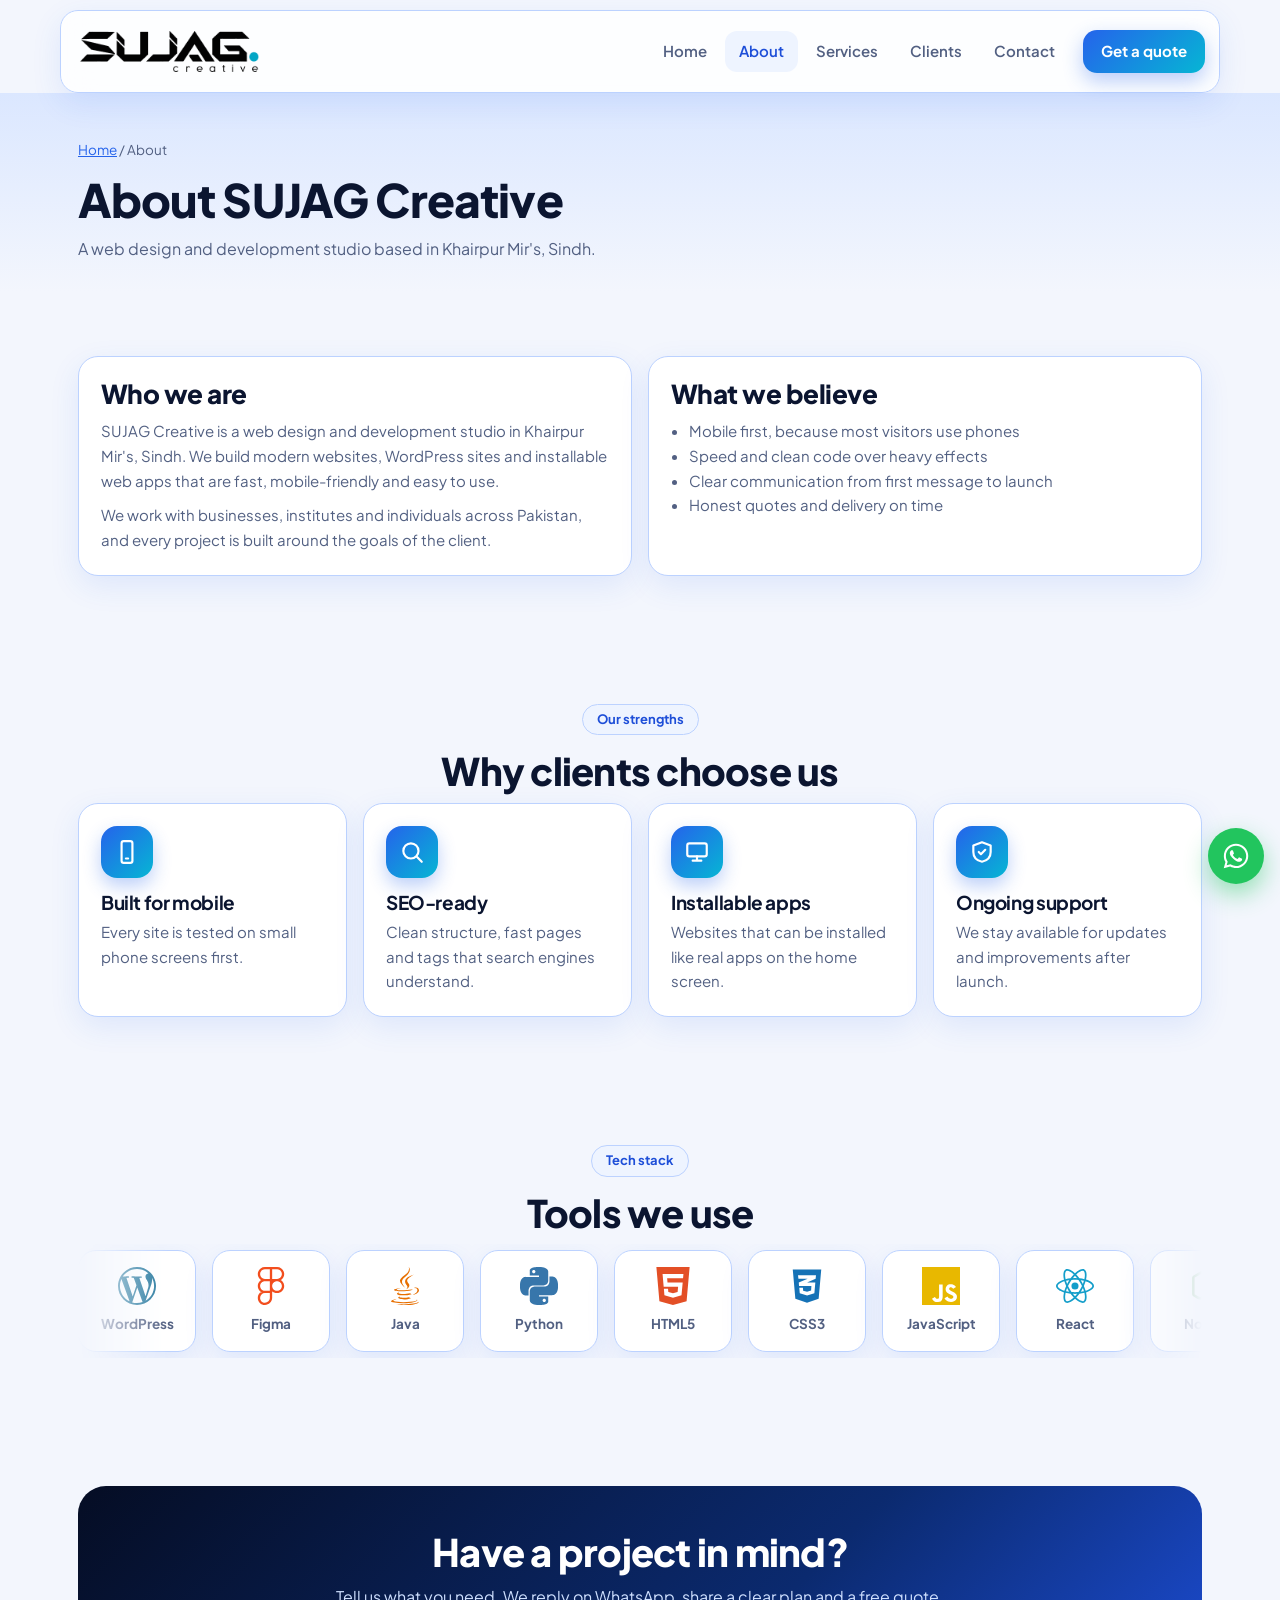
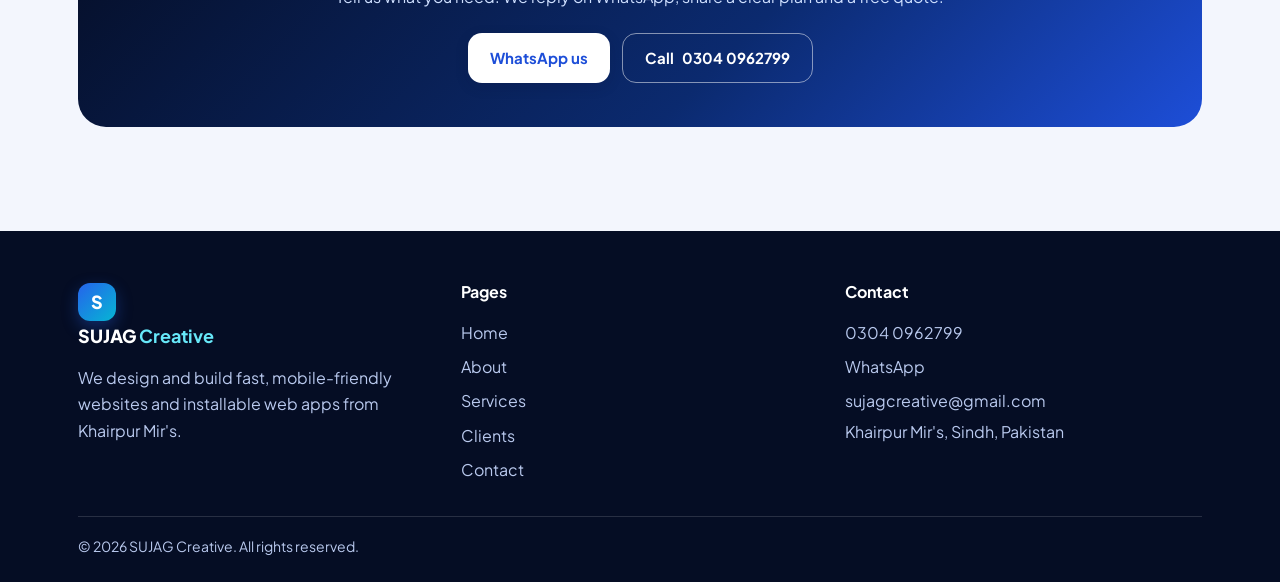
<file: about.html>
<!DOCTYPE html>
<html lang="en">
<head>
<meta charset="utf-8">
<meta name="viewport" content="width=device-width, initial-scale=1">
<title>About SUJAG Creative | Web Developers in Khairpur Mir's</title>
<meta name="description" content="Meet SUJAG Creative, a web design and development studio in Khairpur Mir's, Sindh, building fast websites and installable web apps for clients across Pakistan.">
<meta name="robots" content="index,follow">
<meta name="theme-color" content="#0b2a6f">
<link rel="canonical" href="https://sujagcreative.github.io/about">
<meta property="og:type" content="website"><meta property="og:site_name" content="SUJAG Creative"><meta property="og:title" content="About SUJAG Creative | Web Developers in Khairpur Mir's"><meta property="og:description" content="Meet SUJAG Creative, a web design and development studio in Khairpur Mir's, Sindh, building fast websites and installable web apps for clients across Pakistan."><meta property="og:url" content="https://sujagcreative.github.io/about"><meta name="twitter:card" content="summary">
<link rel="icon" href="data:image/svg+xml,%3Csvg xmlns='http://www.w3.org/2000/svg' viewBox='0 0 64 64'%3E%3Cdefs%3E%3ClinearGradient id='g' x1='0' y1='0' x2='1' y2='1'%3E%3Cstop offset='0' stop-color='%232563eb'/%3E%3Cstop offset='1' stop-color='%2306b6d4'/%3E%3C/linearGradient%3E%3C/defs%3E%3Crect width='64' height='64' rx='16' fill='url(%23g)'/%3E%3Ctext x='32' y='43' font-family='Arial' font-weight='800' font-size='32' text-anchor='middle' fill='white'%3ES%3C/text%3E%3C/svg%3E">
<link rel="preconnect" href="https://fonts.googleapis.com"><link rel="preconnect" href="https://fonts.gstatic.com" crossorigin>
<link href="https://fonts.googleapis.com/css2?family=Plus+Jakarta+Sans:wght@400;500;600;700;800&display=swap" rel="stylesheet">
<style>
:root{--ink:#0b1530;--mute:#526082;--bg:#f3f6fd;--white:#fff;--b50:#eef4ff;--b100:#dbe7ff;--b200:#bcd2ff;--b600:#2563eb;--b700:#1d4ed8;--b900:#0b2a6f;--cy:#06b6d4;--vi:#7c3aed;--sh:0 10px 30px rgba(37,99,235,.10);--r:20px}
*{box-sizing:border-box;margin:0}html{-webkit-text-size-adjust:100%}
body{font-family:"Plus Jakarta Sans",system-ui,-apple-system,"Segoe UI",Roboto,sans-serif;color:var(--ink);background:var(--bg);line-height:1.65;overflow-x:hidden}
a{color:var(--b600)}img,svg{max-width:100%}:focus-visible{outline:3px solid var(--b600);outline-offset:3px;border-radius:8px}
.wrap{max-width:1160px;margin:0 auto;padding:0 18px}section{padding:64px 0}
h1,h2,h3{line-height:1.15;letter-spacing:-.02em}h2{font-size:clamp(26px,5vw,38px);font-weight:800;margin-bottom:10px}h3{font-size:19px;font-weight:700;margin-bottom:6px}
.eyebrow{display:inline-block;font-size:13px;font-weight:700;color:var(--b700);background:var(--b50);border:1.5px solid var(--b200);border-radius:99px;padding:4px 14px;margin-bottom:14px}
.sub{color:var(--mute);max-width:62ch;margin-bottom:28px}.center{text-align:center}.center .sub{margin-inline:auto}
header.site{position:sticky;top:0;z-index:50;padding:10px 12px 0}
.bar{max-width:1160px;margin:0 auto;display:flex;align-items:center;gap:14px;padding:9px 14px;background:rgba(255,255,255,.82);-webkit-backdrop-filter:blur(16px);backdrop-filter:blur(16px);border:1.5px solid var(--b200);border-radius:18px;box-shadow:var(--sh)}
.brand{display:flex;align-items:center;gap:10px;text-decoration:none;color:var(--ink);font-weight:800;font-size:18px;margin-right:auto}.brand b{color:var(--b600)}
.mark{width:38px;height:38px;border-radius:12px;background:linear-gradient(135deg,var(--b600),var(--cy));color:#fff;display:grid;place-items:center;font-weight:800;box-shadow:0 6px 16px rgba(37,99,235,.35)}
nav.main{display:none;gap:4px}nav.main a{padding:8px 14px;border-radius:12px;text-decoration:none;color:var(--mute);font-weight:600;font-size:15px}nav.main a:hover{color:var(--b700);background:var(--b50)}nav.main a.on{background:var(--b50);color:var(--b700)}
.burger{border:0;background:var(--b50);width:42px;height:42px;border-radius:12px;cursor:pointer;display:grid;place-items:center;color:var(--b700)}.burger svg{width:22px;height:22px;stroke:currentColor;fill:none;stroke-width:2.2}
#drawer{display:none;max-width:1160px;margin:8px auto 0;padding:10px;background:rgba(255,255,255,.96);border:1.5px solid var(--b200);border-radius:18px;box-shadow:var(--sh)}#drawer.open{display:block}
#drawer a{display:block;padding:12px 14px;border-radius:12px;color:var(--ink);text-decoration:none;font-weight:700}#drawer a.on{background:var(--b50);color:var(--b700)}
@media(min-width:900px){nav.main{display:flex}.burger{display:none}#drawer{display:none!important}}
.btn{display:inline-flex;align-items:center;gap:8px;border:0;cursor:pointer;font:inherit;font-weight:700;font-size:15px;padding:12px 22px;border-radius:14px;text-decoration:none;color:#fff;background:linear-gradient(135deg,var(--b600),var(--cy));box-shadow:0 8px 20px rgba(37,99,235,.32);transition:transform .2s,box-shadow .2s}
.btn:hover{transform:translateY(-2px);box-shadow:0 12px 26px rgba(37,99,235,.4)}.btn:active{transform:scale(.97)}
.btn.alt{background:#fff;color:var(--b700);box-shadow:0 4px 14px rgba(11,21,48,.14)}.btn.line{background:transparent;color:#fff;border:1.5px solid rgba(255,255,255,.5);box-shadow:none}
.btn svg{width:18px;height:18px;fill:none;stroke:currentColor;stroke-width:2}.btns{display:flex;flex-wrap:wrap;gap:12px}
.hero{position:relative;overflow:hidden;color:#fff;padding:78px 0 70px;background:linear-gradient(135deg,#050d24,#0b2a6f 58%,#1d4ed8)}
.hero::before,.hero::after{content:"";position:absolute;border-radius:50%;filter:blur(70px);opacity:.55;animation:float 14s ease-in-out infinite alternate}
.hero::before{width:380px;height:380px;background:#06b6d4;top:-120px;right:-80px}.hero::after{width:340px;height:340px;background:#7c3aed;bottom:-140px;left:-90px;animation-delay:-6s}
@keyframes float{to{transform:translate(40px,30px) scale(1.12)}}
.hero .wrap{position:relative;z-index:1;display:grid;gap:36px;align-items:center}.hero h1{font-size:clamp(34px,7vw,60px);font-weight:800;margin-bottom:16px}
.hero p.lead{font-size:18px;color:#cfe0ff;max-width:56ch;margin-bottom:26px}.hero .eyebrow{background:rgba(255,255,255,.1);border-color:rgba(255,255,255,.3);color:#fff}
.rot{background:linear-gradient(90deg,#67e8f9,#a5b4fc);-webkit-background-clip:text;background-clip:text;color:transparent;display:inline-block;transition:opacity .35s,transform .35s}.rot.out{opacity:0;transform:translateY(10px)}
.mock{border-radius:22px;background:rgba(255,255,255,.1);border:1.5px solid rgba(255,255,255,.28);-webkit-backdrop-filter:blur(14px);backdrop-filter:blur(14px);padding:16px;box-shadow:0 24px 60px rgba(0,0,0,.35);animation:bob 6s ease-in-out infinite alternate}
@keyframes bob{to{transform:translateY(-12px)}}.dots{display:flex;gap:6px;margin-bottom:14px}.dots i{width:10px;height:10px;border-radius:50%;background:rgba(255,255,255,.55)}
.ln{height:10px;border-radius:6px;background:rgba(255,255,255,.22);margin:10px 0}.ln.a{width:70%;background:linear-gradient(90deg,#67e8f9,#818cf8)}.ln.b{width:90%}.ln.c{width:55%}
.tiles{display:grid;grid-template-columns:1fr 1fr;gap:10px;margin-top:14px}.tiles i{height:64px;border-radius:14px;background:rgba(255,255,255,.16)}.tiles i:first-child{background:linear-gradient(135deg,rgba(103,232,249,.7),rgba(129,140,248,.7))}
@media(min-width:900px){.hero .wrap{grid-template-columns:1.15fr .85fr}}
.stats{margin-top:-34px;position:relative;z-index:2;padding:0}.stat-grid{display:grid;gap:14px;grid-template-columns:repeat(auto-fit,minmax(200px,1fr))}
.card{background:#fff;border:1.5px solid var(--b200);border-radius:var(--r);box-shadow:var(--sh);padding:22px;transition:transform .25s,border-color .25s,box-shadow .25s}.card:hover{transform:translateY(-4px);border-color:var(--b600);box-shadow:0 16px 36px rgba(37,99,235,.18)}
.stat{text-align:center}.stat b{display:block;font-size:44px;font-weight:800;line-height:1.1;background:linear-gradient(135deg,var(--b600),var(--cy));-webkit-background-clip:text;background-clip:text;color:transparent}.stat span{color:var(--mute);font-weight:600}
.marq{overflow:hidden;padding:6px 0;-webkit-mask-image:linear-gradient(90deg,transparent,#000 8%,#000 92%,transparent);mask-image:linear-gradient(90deg,transparent,#000 8%,#000 92%,transparent)}
.track{display:flex;gap:16px;width:max-content;animation:scroll 38s linear infinite}.marq:hover .track{animation-play-state:paused}@keyframes scroll{to{transform:translateX(-50%)}}
.logo{display:flex;flex-direction:column;align-items:center;gap:8px;min-width:118px;padding:16px 14px;background:#fff;border:1.5px solid var(--b200);border-radius:18px;box-shadow:var(--sh);font-weight:700;font-size:13.5px;color:var(--mute)}.logo svg{width:38px;height:38px}
.grid{display:grid;gap:16px;grid-template-columns:repeat(auto-fill,minmax(260px,1fr))}
.ico{width:52px;height:52px;border-radius:16px;background:linear-gradient(135deg,var(--b600),var(--cy));display:grid;place-items:center;margin-bottom:14px;box-shadow:0 8px 18px rgba(37,99,235,.3)}.ico svg{width:26px;height:26px;fill:none;stroke:#fff;stroke-width:2;stroke-linecap:round;stroke-linejoin:round}
.card p,.card li{color:var(--mute);font-size:15px}.card ul{padding-left:18px;margin-top:8px}
.steps{counter-reset:s}.step{position:relative;padding-top:54px}.step::before{counter-increment:s;content:counter(s);position:absolute;top:14px;left:22px;width:32px;height:32px;border-radius:10px;background:var(--b900);color:#fff;font-weight:800;display:grid;place-items:center}
.chips{display:flex;flex-wrap:wrap;gap:8px;margin-bottom:22px}.chip{font:inherit;font-weight:700;font-size:14px;padding:7px 16px;border-radius:99px;border:1.5px solid var(--b200);background:#fff;color:var(--b700);cursor:pointer}.chip.on{background:var(--b600);border-color:var(--b600);color:#fff}
.proj{display:flex;flex-direction:column;gap:8px;padding:0;overflow:hidden}.proj .top{height:140px;background:linear-gradient(135deg,var(--b900),var(--b600) 60%,var(--cy));display:flex;align-items:flex-end;padding:14px;position:relative}
.proj .top span{background:rgba(255,255,255,.2);border:1px solid rgba(255,255,255,.4);color:#fff;font-size:12.5px;font-weight:700;border-radius:99px;padding:3px 12px;-webkit-backdrop-filter:blur(6px);backdrop-filter:blur(6px)}
.proj .body{padding:6px 22px 22px;display:flex;flex-direction:column;gap:8px;flex:1}.tags{display:flex;flex-wrap:wrap;gap:6px}.tags i{font-style:normal;font-size:12.5px;font-weight:700;background:var(--b50);color:var(--b700);border-radius:8px;padding:3px 10px}
.result{font-size:14px;font-weight:600;color:#0e7a55}.empty{border-style:dashed;text-align:center;color:var(--mute);display:grid;place-items:center;min-height:200px}
.cta{background:linear-gradient(135deg,#050d24,#0b2a6f 60%,#1d4ed8);color:#fff;border-radius:28px;padding:44px 26px;text-align:center;position:relative;overflow:hidden}.cta p{color:#cfe0ff;max-width:52ch;margin:0 auto 22px}.cta .btns{justify-content:center}
.contact{display:grid;gap:18px}@media(min-width:900px){.contact{grid-template-columns:1fr 1.1fr}}
.row{display:flex;gap:14px;align-items:flex-start;padding:14px 0;border-bottom:1.5px solid var(--b100)}.row:last-of-type{border:0}.row .ico{margin:0;flex-shrink:0}.row small{color:var(--mute);display:block}.row a{font-weight:700;text-decoration:none;color:var(--ink);font-size:18px}
label{display:block;font-weight:700;font-size:14px;margin:12px 0 5px}input,select,textarea{width:100%;font:inherit;padding:12px 14px;border:1.5px solid var(--b200);border-radius:12px;background:#fff;color:var(--ink)}textarea{min-height:120px;resize:vertical}
iframe.map{width:100%;height:260px;border:0;border-radius:16px;margin-top:14px}
details{background:#fff;border:1.5px solid var(--b200);border-radius:16px;padding:14px 18px;margin-bottom:10px}summary{cursor:pointer;font-weight:700}details p{color:var(--mute);margin-top:8px}
footer.site{background:#050d24;color:#b9c9ee;padding:48px 0 24px;margin-top:40px}footer.site .cols{display:grid;gap:26px;grid-template-columns:repeat(auto-fit,minmax(200px,1fr))}
footer.site h4{color:#fff;margin-bottom:10px}footer.site a{color:#b9c9ee;display:block;text-decoration:none;padding:4px 0}footer.site a:hover{color:#fff}footer.site .copy{border-top:1px solid rgba(255,255,255,.14);margin-top:28px;padding-top:18px;font-size:14px}
.crumbs{font-size:13.5px;color:var(--mute);margin-bottom:12px}.page-head{padding:46px 0 30px;background:linear-gradient(180deg,var(--b100),var(--bg))}
.wa{position:fixed;right:16px;bottom:16px;z-index:60;width:56px;height:56px;border-radius:50%;background:#22c55e;display:grid;place-items:center;box-shadow:0 10px 24px rgba(34,197,94,.45);transition:transform .2s}.wa:hover{transform:scale(1.08)}.wa svg{width:28px;height:28px;fill:#fff}
.js .rv{opacity:0;transform:translateY(22px);transition:opacity .7s cubic-bezier(.22,1,.36,1),transform .7s cubic-bezier(.22,1,.36,1);transition-delay:var(--d,0ms)}.js .rv.in{opacity:1;transform:none}
@media(prefers-reduced-motion:reduce){*{animation:none!important;transition:none!important}.js .rv{opacity:1;transform:none}.marq{overflow-x:auto}}
.burger{flex-shrink:0}.bar .btn{white-space:nowrap}
@media(max-width:640px){.bar .btn{display:none}.brand{font-size:17px}}
/* Premium website showcases */
.hero-art{position:relative;min-width:0;transform:rotate(-3deg);padding:14px 0 25px}.hero-art img{display:block;width:100%;height:auto;border-radius:22px;box-shadow:0 30px 70px #0004;border:1px solid #ffffff5e}.hero-art-label{position:absolute;right:15px;bottom:10px;padding:10px 15px;border-radius:12px;background:#fff;color:#163c87;font-size:11px;font-weight:700;box-shadow:0 10px 24px #0002;transform:rotate(3deg)}
.business-showcase{background:#fff;padding:100px 0 85px;margin-top:40px}.showcase-row{display:grid;grid-template-columns:minmax(0,.9fr) minmax(0,1.1fr);gap:65px;align-items:center}.showcase-copy{min-width:0}.showcase-copy .eyebrow{font-size:11px;text-transform:uppercase;letter-spacing:1.1px;background:transparent;padding:0;border:0;color:#1764c5}.showcase-copy h2{font-size:clamp(32px,3.5vw,47px);line-height:1.13;letter-spacing:-1.8px;margin-bottom:24px;max-width:15ch}.showcase-copy h2 em{font-style:normal;color:#1779cf}.showcase-copy>p{font-size:16px;line-height:1.85;color:#63708a;margin-bottom:24px}.showcase-benefits{list-style:none;padding:0;display:grid;gap:11px;margin:0 0 30px;font-size:14px;font-weight:600;color:#334765}.showcase-benefits li:before{content:'✓';display:inline-grid;place-items:center;width:23px;height:23px;background:#e7f5ff;color:#157ac8;border-radius:50%;margin-right:12px}.showcase-copy .btn{background:#1265bd;box-shadow:0 8px 18px #1265bd23;border-radius:10px;gap:22px}
.design-gallery{min-width:0}.art-stage{position:relative;padding:52px 18px 45px;border:1px solid #d5e4fb;border-radius:25px;background:radial-gradient(ellipse at 70% 40%,#b9d9ff80,transparent 65%),#edf5ff;overflow:hidden}.art-stage:before{content:'';position:absolute;width:190px;height:190px;border:1px solid #ffffffb3;border-radius:50%;right:-80px;top:-55px}.stage-note{position:absolute;top:21px;left:24px;color:#6381a9;font-size:9px;letter-spacing:1.7px;font-weight:700}.art-stage img{display:block;width:100%;height:auto;transform:rotate(-3deg);border-radius:14px;box-shadow:0 22px 36px #154a9422}.stage-pill{position:absolute;right:20px;bottom:15px;font-size:10px;background:#fff;color:#24518e;padding:9px 14px;box-shadow:0 5px 15px #1b4d7512;border-radius:9px}.stage-pill span{margin-left:12px;color:#178bd2}.concept-controls{display:flex;gap:8px;margin-top:16px}.concept-tab{flex:1;display:flex;gap:10px;align-items:center;text-align:left;cursor:pointer;border:1px solid #d7e4f5;background:#fff;padding:12px 10px;border-radius:10px;font:inherit;font-size:10px;font-weight:700;color:#7d8da6;min-height:48px}.concept-tab span{font-size:11px}.concept-tab.active{background:#eff6ff;color:#1265bd;border-color:#80b4ec}.concept-disclaimer{font-size:10px!important;color:#8090a8!important;margin-top:12px;letter-spacing:.2px}.portfolio-showcase{background:#f1f6fd;padding:85px 0}.portfolio-row{grid-template-columns:minmax(0,1.1fr) minmax(0,.9fr)}.portfolio-art{min-width:0;background:white;border:1px solid #d7e4f5;padding:18px;border-radius:22px;box-shadow:0 24px 60px #1b4b8310}.project-browser{overflow:hidden;border-radius:14px;background:#e7efff}.project-browser img{width:100%;height:auto;display:block}.project-caption{display:flex;align-items:center;justify-content:space-between;padding:20px 3px 2px}.project-caption small{font-size:9px;color:#7187a5;letter-spacing:1.4px}.project-caption h3{font-size:21px;margin:6px 0 0}.project-caption a{display:grid;place-items:center;width:43px;height:43px;border:1px solid #d7e4f5;border-radius:50%;text-decoration:none;font-size:22px;color:#1265bd}.project-caption a:hover{background:#edf5ff}.project-detail{border-top:1px solid #ceddf0;padding-top:23px;margin-bottom:28px}.project-detail>span{font-size:9px;font-weight:700;color:#1764c5;letter-spacing:1.3px}.project-detail h3{font-size:19px;margin:13px 0 10px}.project-detail p{font-size:14px;color:#63708a;line-height:1.85}.project-cover{display:block;width:100%;height:auto;object-fit:cover}.proj .top{height:auto;min-height:45px;background:#edf5ff;padding:10px 20px}.proj .top span{background:#fff;border-color:#d7e4f5;color:#1764c5}.proj .body{padding-top:12px}
@media(max-width:899px){.showcase-row,.portfolio-row{grid-template-columns:1fr;gap:35px}.business-showcase{padding:60px 0}.portfolio-showcase{padding:60px 0}.showcase-copy h2{max-width:22ch;letter-spacing:-1px}.showcase-copy>p{max-width:58ch}.portfolio-row .showcase-copy{grid-row:1}.hero-art{max-width:600px;margin:auto;width:100%;transform:none}.hero-art-label{transform:none}.art-stage{padding:45px 15px 40px}.concept-tab span{font-size:12px}}
@media(max-width:420px){.showcase-row{gap:28px}.showcase-copy h2{font-size:32px}.showcase-copy>p{font-size:15px}.concept-tab{gap:7px;padding:10px 8px}.concept-tab span{font-size:10px}.portfolio-art{padding:12px}.hero-art-label{font-size:9px}.showcase-copy .btn{font-size:13px}.project-caption h3{font-size:19px}}
/* Supplied design references and industry categories */
.reference-showcase .showcase-copy h2{max-width:22ch;margin:0 auto 22px;font-size:clamp(32px,4.4vw,52px);letter-spacing:-1.5px}.reference-showcase .showcase-copy>p{max-width:63ch;margin:0 auto 38px}.reference-slider{max-width:880px;margin:0 auto;padding:28px 34px 22px;background:#e6f4fc;border:2px solid #1895cc;border-radius:20px;box-shadow:0 16px 45px #1565a414}.reference-slides{position:relative}.reference-slide[hidden]{display:none}.reference-slide img{display:block;width:100%;height:auto;aspect-ratio:4/3;object-fit:contain;border-radius:8px}.slider-arrow{position:absolute;top:50%;transform:translateY(-50%);width:44px;height:52px;border:0;border-radius:12px;background:#ffffffeb;color:#0873af;font:500 44px/1 system-ui;cursor:pointer;box-shadow:0 5px 16px #0a477322}.slider-arrow:hover{background:#0873af;color:#fff}.slider-arrow.previous{left:-20px}.slider-arrow.next{right:-20px}.slider-bottom{display:grid;justify-items:center;gap:12px;padding-top:22px}.slider-dots{display:flex;align-items:center;gap:2px}.slider-dot{display:grid;place-items:center;width:36px;height:36px;background:none;border:0;border-radius:50%;cursor:pointer}.slider-dot:before{content:'';width:12px;height:12px;background:#78afcf;border-radius:50%;transition:background .2s,transform .2s}.slider-dot.active:before{background:#0871b0;transform:scale(1.2)}.slider-caption{color:#316887;font-size:12px;font-weight:600;text-align:center}.showcase-cta{margin-top:24px}.reference-showcase .concept-disclaimer{margin-top:16px}.industries-section{background:#fff;padding:85px 0}.industries-section h2 em{font-style:normal;color:#147bc2}.industry-grid{display:grid;grid-template-columns:repeat(4,minmax(0,1fr));gap:38px 30px;max-width:1050px;margin:38px auto 0}.industry-card{text-align:center;min-width:0}.industry-frame{padding:10px;background:#fafbfd;border:1px solid #e0e6ed;overflow:hidden;border-radius:14px;transition:transform .2s,box-shadow .2s}.industry-card:hover .industry-frame{transform:translateY(-4px);box-shadow:0 16px 30px #174f8319}.industry-photo{width:100%;aspect-ratio:1;background-repeat:no-repeat;border-radius:6px}.industry-card h3{font-size:17px;letter-spacing:.2px;text-transform:uppercase;margin:18px 0 0}.industry-contact{margin-top:40px}.industry-contact .btn{font-size:14px}.reference-showcase{scroll-margin-top:85px}#industries{scroll-margin-top:85px}
@media(max-width:899px){.industry-grid{grid-template-columns:repeat(2,minmax(0,1fr));max-width:650px;gap:32px 22px}.industries-section{padding:60px 0}.reference-slider{padding:23px 24px 16px}.reference-showcase .showcase-copy h2{max-width:22ch}.reference-showcase .showcase-copy>p{font-size:16px}}
@media(max-width:480px){.reference-showcase .showcase-copy h2{font-size:32px;max-width:20ch;letter-spacing:-1px}.reference-slider{border-radius:14px;padding:19px 17px 12px}.slider-arrow{width:32px;height:42px;font-size:34px;border-radius:8px}.slider-arrow.previous{left:-13px}.slider-arrow.next{right:-13px}.slider-bottom{padding-top:12px;gap:4px}.slider-caption{font-size:10px}.industry-grid{gap:30px 18px}.industry-frame{padding:6px;border-radius:9px}.industry-photo{border-radius:4px}.industry-card h3{font-size:14px;margin-top:14px}.industry-contact .btn{font-size:12px;padding:12px 14px}}
/* Continuous client and platform logo marquee */
.clients-section{padding:70px 0;background:#f2f7fd;scroll-margin-top:90px}.clients-section h2 em{font-style:normal;color:#147bc2}.clients-section .sub{max-width:55ch}.clients-marquee{overflow:hidden;padding:8px 0 22px;-webkit-mask-image:linear-gradient(90deg,transparent,#000 3%,#000 97%,transparent);mask-image:linear-gradient(90deg,transparent,#000 3%,#000 97%,transparent)}.clients-track{display:flex;width:max-content;animation:clients-scroll 32s linear infinite}.clients-group{display:flex;gap:24px;padding-right:24px}.client-logo-card{width:220px;flex-shrink:0;padding:18px 15px 16px;text-align:center;border-radius:16px;background:#fff;border:1px solid #dbe6f3;box-shadow:0 7px 20px #1c4a7810;display:flex;flex-direction:column;align-items:center}.client-logo-image{width:100%;height:142px;display:grid;place-items:center;margin-bottom:14px}.client-logo-image img{width:100%;height:100%;object-fit:contain;display:block}.client-logo-card span{color:#233b5e;font-weight:700;font-size:12px}.client-logo-card small{font-size:10px;color:#7c8ba3;margin-top:4px}.clients-marquee:hover .clients-track,.clients-marquee.paused .clients-track{animation-play-state:paused}.client-controls{text-align:center}.client-pause{font:inherit;font-size:11px;font-weight:600;color:#326c9c;cursor:pointer;border:1px solid #caddef;background:#fff;padding:8px 14px;border-radius:99px}.client-pause:hover{background:#e5f0fc}@keyframes clients-scroll{to{transform:translateX(-50%)}}
@media(max-width:600px){.clients-section{padding:52px 0}.clients-group{gap:16px;padding-right:16px}.client-logo-card{width:180px;padding:15px 12px}.client-logo-image{height:120px}.client-logo-card span{font-size:11px}.clients-track{animation-duration:28s}}
@media(prefers-reduced-motion:reduce){.clients-marquee{overflow-x:auto;mask-image:none;-webkit-mask-image:none}.clients-group[aria-hidden="true"]{display:none}.client-controls{display:none}}
.client-logo-image{display:flex;align-items:center;justify-content:center;flex:none}.client-logo-image img{width:auto;height:auto;max-width:100%;max-height:100%}
/* SALU Community featured project */
.salu-featured{padding:80px 0;background:#eef5ff;scroll-margin-top:90px}.salu-featured h2 em{font-style:normal;color:#147bc2}.salu-project-card{display:grid;grid-template-columns:minmax(0,.9fr) minmax(0,1.1fr);gap:48px;padding:32px;border:1px solid #d6e3f4;border-radius:26px;background:#fff;box-shadow:0 20px 60px #194f8610;align-items:start}.salu-project-visual{min-width:0;border:1px solid #dce6f5;border-radius:15px;overflow:hidden;background:#eef5ff}.salu-window-bar{padding:12px 14px;display:flex;gap:15px;align-items:center;background:#f5f8fe;color:#72839c;font-size:10px;border-bottom:1px solid #dce6f5}.salu-window-bar>span:first-child{letter-spacing:3px;font-size:8px;color:#9cb9de}.salu-screenshot{display:block;position:relative;aspect-ratio:720/1279;overflow:hidden;background:#dceafb}.salu-screenshot img{position:absolute;width:100%;height:auto;max-width:none;left:0;top:-14.464425%;display:block}.salu-image-caption{font-size:10px;color:#597496;text-align:center;padding:11px 10px}.salu-project-copy{padding:8px 0;min-width:0}.salu-project-tags{display:flex;gap:7px;flex-wrap:wrap;margin-bottom:17px}.salu-project-tags span{padding:4px 10px;background:#eef5ff;border-radius:6px;color:#2164a5;font-size:10px;font-weight:700}.salu-project-copy h3{font-size:34px;margin-bottom:9px;letter-spacing:-1px}.salu-project-intro{font-size:17px!important;font-weight:600;color:#2568ad!important;margin-bottom:15px!important}.salu-project-copy>p{font-size:14px;color:#667792;line-height:1.85;margin-bottom:20px}.salu-highlights{display:grid;grid-template-columns:1fr 1fr;gap:14px;padding:18px 0;margin-bottom:22px;border-top:1px solid #e1eaf5;border-bottom:1px solid #e1eaf5}.salu-highlights strong{display:block;font-size:27px;color:#1265bd;line-height:1.1;margin-bottom:6px}.salu-highlights span{font-size:10px;font-weight:600;color:#6b7e99}.salu-project-copy h4{font-size:14px;margin-bottom:16px}.salu-features{padding:0;list-style:none;display:grid;gap:15px;margin-bottom:28px}.salu-features li{position:relative;padding-left:24px}.salu-features li:before{content:'✓';position:absolute;left:0;top:0;color:#1789b7;font-size:14px;font-weight:800}.salu-features strong{display:block;font-size:12px;margin-bottom:4px}.salu-features span{display:block;font-size:12px;line-height:1.7;color:#718099}.salu-project-copy .btn{font-size:13px;gap:20px}.salu-project-note{font-size:10px!important;margin:17px 0 7px!important;color:#7b8ba2!important}.salu-source{font-size:10px!important;margin:0!important}.salu-source a{color:#547fae}
@media(max-width:899px){.salu-featured{padding:60px 0}.salu-project-card{gap:28px;padding:24px;grid-template-columns:minmax(0,.85fr) minmax(0,1.15fr)}.salu-project-copy h3{font-size:28px}}
@media(max-width:640px){.salu-project-card{grid-template-columns:1fr;padding:18px;gap:24px;border-radius:18px}.salu-project-visual{max-width:410px;width:100%;margin:auto}.salu-project-copy{padding:0 2px}.salu-project-copy h3{font-size:29px}.salu-project-copy>p{font-size:13px}.salu-project-intro{font-size:16px!important}.salu-features strong,.salu-features span{font-size:12px}}
/* Custom Sujag Creative wordmark: header only */
header.site .header-wordmark{display:flex;align-items:center;line-height:1;flex-shrink:0;gap:0;padding:0}header.site .header-wordmark img{display:block;width:188px;height:auto;max-width:100%}
@media(max-width:640px){header.site .header-wordmark img{width:167px}}
@media(max-width:360px){header.site .header-wordmark img{width:148px}}
/* Gentle movement for the industry photographs. */
.industry-photo{animation:industry-breathe 8s ease-in-out infinite alternate;transform-origin:center;transition:filter .4s}.industry-card:nth-child(2n) .industry-photo{animation-delay:-3s}.industry-card:nth-child(3n) .industry-photo{animation-delay:-5s}.industry-card:hover .industry-photo{animation-play-state:paused;filter:saturate(1.13)}.industry-frame{overflow:hidden}@keyframes industry-breathe{from{transform:scale(1)}to{transform:scale(1.065)}}
@media(prefers-reduced-motion:reduce){.industry-photo{animation:none;transform:none;transition:none}}

/* The featured screenshot is already trimmed during optimization. */
.salu-screenshot img{top:0}
.industry-photo{display:block;object-fit:cover;height:auto}
footer.site a[data-email]{overflow-wrap:anywhere}
.row a[data-email]{font-size:clamp(14px,3.8vw,18px);overflow-wrap:anywhere}

</style>
<script type="application/ld+json">[{"@context":"https://schema.org","@type":"BreadcrumbList","itemListElement":[{"@type":"ListItem","position":1,"name":"Home","item":"https://sujagcreative.github.io/"},{"@type":"ListItem","position":2,"name":"About SUJAG Creative","item":"https://sujagcreative.github.io/about"}]}]</script>
</head>
<body>
<header class="site"><div class="bar"><a class="brand header-wordmark" href="index.html" aria-label="Sujag Creative home"><img src="[data-uri]" alt="Sujag Creative" width="480" height="160" decoding="async"></a><nav class="main" aria-label="Main"><a href="index.html">Home</a><a href="about.html" class="on" aria-current="page">About</a><a href="services.html">Services</a><a href="index.html#clients">Clients</a><a href="contact.html">Contact</a></nav><a class="btn" data-wa href="https://wa.me/923253061605" style="padding:9px 18px">Get a quote</a><button class="burger" aria-label="Menu" aria-expanded="false" aria-controls="drawer"><svg viewBox="0 0 24 24"><path d="M4 7h16M4 12h16M4 17h16"/></svg></button></div><nav id="drawer" aria-label="Mobile"><a href="index.html">Home</a><a href="about.html" class="on" aria-current="page">About</a><a href="services.html">Services</a><a href="index.html#clients">Clients</a><a href="contact.html">Contact</a></nav></header>
<div class="page-head"><div class="wrap"><nav class="crumbs" aria-label="Breadcrumb"><a href="index.html">Home</a> / About</nav><h1 style="font-size:clamp(30px,6vw,46px);font-weight:800">About SUJAG Creative</h1><p class="sub" style="margin:10px 0 0">A web design and development studio based in Khairpur Mir's, Sindh.</p></div></div><main><section><div class="wrap"><div class="grid" style="grid-template-columns:repeat(auto-fit,minmax(300px,1fr))"><div class="card"><h2 style="font-size:26px">Who we are</h2><p>SUJAG Creative is a web design and development studio in Khairpur Mir's, Sindh. We build modern websites, WordPress sites and installable web apps that are fast, mobile-friendly and easy to use.</p><p style="margin-top:10px">We work with businesses, institutes and individuals across Pakistan, and every project is built around the goals of the client.</p></div>
<div class="card"><h2 style="font-size:26px">What we believe</h2><ul><li>Mobile first, because most visitors use phones</li><li>Speed and clean code over heavy effects</li><li>Clear communication from first message to launch</li><li>Honest quotes and delivery on time</li></ul></div></div></div></section>
<section><div class="wrap"><div class="center sec-h"><span class="eyebrow">Our strengths</span><h2>Why clients choose us</h2></div><div class="grid">
<div class="card"><div class="ico"><svg viewBox="0 0 24 24" aria-hidden="true"><rect x="7" y="2" width="10" height="20" rx="2"/><path d="M11 18h2"/></svg></div><h3>Built for mobile</h3><p>Every site is tested on small phone screens first.</p></div><div class="card"><div class="ico"><svg viewBox="0 0 24 24" aria-hidden="true"><circle cx="11" cy="11" r="7"/><path d="M21 21l-4.3-4.3"/></svg></div><h3>SEO-ready</h3><p>Clean structure, fast pages and tags that search engines understand.</p></div><div class="card"><div class="ico"><svg viewBox="0 0 24 24" aria-hidden="true"><rect x="3" y="4" width="18" height="12" rx="2"/><path d="M8 20h8M12 16v4"/></svg></div><h3>Installable apps</h3><p>Websites that can be installed like real apps on the home screen.</p></div><div class="card"><div class="ico"><svg viewBox="0 0 24 24" aria-hidden="true"><path d="M12 3l8 3v6c0 5-3.5 8-8 9-4.5-1-8-4-8-9V6z"/><path d="M9 12l2 2 4-4"/></svg></div><h3>Ongoing support</h3><p>We stay available for updates and improvements after launch.</p></div></div></div></section>
<section><div class="wrap"><div class="center sec-h"><span class="eyebrow">Tech stack</span><h2>Tools we use</h2></div><div class="marq" aria-label="Tools and technologies"><div class="track"><div class="logo"><svg stroke="currentColor" fill="currentColor" stroke-width="0" role="img" viewBox="0 0 24 24" color="#21759B" aria-hidden="true" style="color:#21759B" height="34" width="34" xmlns="http://www.w3.org/2000/svg"><path d="M21.469 6.825c.84 1.537 1.318 3.3 1.318 5.175 0 3.979-2.156 7.456-5.363 9.325l3.295-9.527c.615-1.54.82-2.771.82-3.864 0-.405-.026-.78-.07-1.11m-7.981.105c.647-.03 1.232-.105 1.232-.105.582-.075.514-.93-.067-.899 0 0-1.755.135-2.88.135-1.064 0-2.85-.15-2.85-.15-.585-.03-.661.855-.075.885 0 0 .54.061 1.125.09l1.68 4.605-2.37 7.08L5.354 6.9c.649-.03 1.234-.1 1.234-.1.585-.075.516-.93-.065-.896 0 0-1.746.138-2.874.138-.2 0-.438-.008-.69-.015C4.911 3.15 8.235 1.215 12 1.215c2.809 0 5.365 1.072 7.286 2.833-.046-.003-.091-.009-.141-.009-1.06 0-1.812.923-1.812 1.914 0 .89.513 1.643 1.06 2.531.411.72.89 1.643.89 2.977 0 .915-.354 1.994-.821 3.479l-1.075 3.585-3.9-11.61.001.014zM12 22.784c-1.059 0-2.081-.153-3.048-.437l3.237-9.406 3.315 9.087c.024.053.05.101.078.149-1.12.393-2.325.609-3.582.609M1.211 12c0-1.564.336-3.05.935-4.39L7.29 21.709C3.694 19.96 1.212 16.271 1.211 12M12 0C5.385 0 0 5.385 0 12s5.385 12 12 12 12-5.385 12-12S18.615 0 12 0"></path></svg><span>WordPress</span></div><div class="logo"><svg stroke="currentColor" fill="currentColor" stroke-width="0" role="img" viewBox="0 0 24 24" color="#F24E1E" aria-hidden="true" style="color:#F24E1E" height="34" width="34" xmlns="http://www.w3.org/2000/svg"><path d="M15.852 8.981h-4.588V0h4.588c2.476 0 4.49 2.014 4.49 4.49s-2.014 4.491-4.49 4.491zM12.735 7.51h3.117c1.665 0 3.019-1.355 3.019-3.019s-1.355-3.019-3.019-3.019h-3.117V7.51zm0 1.471H8.148c-2.476 0-4.49-2.014-4.49-4.49S5.672 0 8.148 0h4.588v8.981zm-4.587-7.51c-1.665 0-3.019 1.355-3.019 3.019s1.354 3.02 3.019 3.02h3.117V1.471H8.148zm4.587 15.019H8.148c-2.476 0-4.49-2.014-4.49-4.49s2.014-4.49 4.49-4.49h4.588v8.98zM8.148 8.981c-1.665 0-3.019 1.355-3.019 3.019s1.355 3.019 3.019 3.019h3.117V8.981H8.148zM8.172 24c-2.489 0-4.515-2.014-4.515-4.49s2.014-4.49 4.49-4.49h4.588v4.441c0 2.503-2.047 4.539-4.563 4.539zm-.024-7.51a3.023 3.023 0 0 0-3.019 3.019c0 1.665 1.365 3.019 3.044 3.019 1.705 0 3.093-1.376 3.093-3.068v-2.97H8.148zm7.704 0h-.098c-2.476 0-4.49-2.014-4.49-4.49s2.014-4.49 4.49-4.49h.098c2.476 0 4.49 2.014 4.49 4.49s-2.014 4.49-4.49 4.49zm-.097-7.509c-1.665 0-3.019 1.355-3.019 3.019s1.355 3.019 3.019 3.019h.098c1.665 0 3.019-1.355 3.019-3.019s-1.355-3.019-3.019-3.019h-.098z"></path></svg><span>Figma</span></div><div class="logo"><svg stroke="currentColor" fill="currentColor" stroke-width="0" viewBox="0 0 384 512" color="#E76F00" aria-hidden="true" style="color:#E76F00" height="34" width="34" xmlns="http://www.w3.org/2000/svg"><path d="M277.74 312.9c9.8-6.7 23.4-12.5 23.4-12.5s-38.7 7-77.2 10.2c-47.1 3.9-97.7 4.7-123.1 1.3-60.1-8 33-30.1 33-30.1s-36.1-2.4-80.6 19c-52.5 25.4 130 37 224.5 12.1zm-85.4-32.1c-19-42.7-83.1-80.2 0-145.8C296 53.2 242.84 0 242.84 0c21.5 84.5-75.6 110.1-110.7 162.6-23.9 35.9 11.7 74.4 60.2 118.2zm114.6-176.2c.1 0-175.2 43.8-91.5 140.2 24.7 28.4-6.5 54-6.5 54s62.7-32.4 33.9-72.9c-26.9-37.8-47.5-56.6 64.1-121.3zm-6.1 270.5a12.19 12.19 0 0 1-2 2.6c128.3-33.7 81.1-118.9 19.8-97.3a17.33 17.33 0 0 0-8.2 6.3 70.45 70.45 0 0 1 11-3c31-6.5 75.5 41.5-20.6 91.4zM348 437.4s14.5 11.9-15.9 21.2c-57.9 17.5-240.8 22.8-291.6.7-18.3-7.9 16-19 26.8-21.3 11.2-2.4 17.7-2 17.7-2-20.3-14.3-131.3 28.1-56.4 40.2C232.84 509.4 401 461.3 348 437.4zM124.44 396c-78.7 22 47.9 67.4 148.1 24.5a185.89 185.89 0 0 1-28.2-13.8c-44.7 8.5-65.4 9.1-106 4.5-33.5-3.8-13.9-15.2-13.9-15.2zm179.8 97.2c-78.7 14.8-175.8 13.1-233.3 3.6 0-.1 11.8 9.7 72.4 13.6 92.2 5.9 233.8-3.3 237.1-46.9 0 0-6.4 16.5-76.2 29.7zM260.64 353c-59.2 11.4-93.5 11.1-136.8 6.6-33.5-3.5-11.6-19.7-11.6-19.7-86.8 28.8 48.2 61.4 169.5 25.9a60.37 60.37 0 0 1-21.1-12.8z"></path></svg><span>Java</span></div><div class="logo"><svg stroke="currentColor" fill="currentColor" stroke-width="0" role="img" viewBox="0 0 24 24" color="#3776AB" aria-hidden="true" style="color:#3776AB" height="34" width="34" xmlns="http://www.w3.org/2000/svg"><path d="M14.25.18l.9.2.73.26.59.3.45.32.34.34.25.34.16.33.1.3.04.26.02.2-.01.13V8.5l-.05.63-.13.55-.21.46-.26.38-.3.31-.33.25-.35.19-.35.14-.33.1-.3.07-.26.04-.21.02H8.77l-.69.05-.59.14-.5.22-.41.27-.33.32-.27.35-.2.36-.15.37-.1.35-.07.32-.04.27-.02.21v3.06H3.17l-.21-.03-.28-.07-.32-.12-.35-.18-.36-.26-.36-.36-.35-.46-.32-.59-.28-.73-.21-.88-.14-1.05-.05-1.23.06-1.22.16-1.04.24-.87.32-.71.36-.57.4-.44.42-.33.42-.24.4-.16.36-.1.32-.05.24-.01h.16l.06.01h8.16v-.83H6.18l-.01-2.75-.02-.37.05-.34.11-.31.17-.28.25-.26.31-.23.38-.2.44-.18.51-.15.58-.12.64-.1.71-.06.77-.04.84-.02 1.27.05zm-6.3 1.98l-.23.33-.08.41.08.41.23.34.33.22.41.09.41-.09.33-.22.23-.34.08-.41-.08-.41-.23-.33-.33-.22-.41-.09-.41.09zm13.09 3.95l.28.06.32.12.35.18.36.27.36.35.35.47.32.59.28.73.21.88.14 1.04.05 1.23-.06 1.23-.16 1.04-.24.86-.32.71-.36.57-.4.45-.42.33-.42.24-.4.16-.36.09-.32.05-.24.02-.16-.01h-8.22v.82h5.84l.01 2.76.02.36-.05.34-.11.31-.17.29-.25.25-.31.24-.38.2-.44.17-.51.15-.58.13-.64.09-.71.07-.77.04-.84.01-1.27-.04-1.07-.14-.9-.2-.73-.25-.59-.3-.45-.33-.34-.34-.25-.34-.16-.33-.1-.3-.04-.25-.02-.2.01-.13v-5.34l.05-.64.13-.54.21-.46.26-.38.3-.32.33-.24.35-.2.35-.14.33-.1.3-.06.26-.04.21-.02.13-.01h5.84l.69-.05.59-.14.5-.21.41-.28.33-.32.27-.35.2-.36.15-.36.1-.35.07-.32.04-.28.02-.21V6.07h2.09l.14.01zm-6.47 14.25l-.23.33-.08.41.08.41.23.33.33.23.41.08.41-.08.33-.23.23-.33.08-.41-.08-.41-.23-.33-.33-.23-.41-.08-.41.08z"></path></svg><span>Python</span></div><div class="logo"><svg stroke="currentColor" fill="currentColor" stroke-width="0" role="img" viewBox="0 0 24 24" color="#E34F26" aria-hidden="true" style="color:#E34F26" height="34" width="34" xmlns="http://www.w3.org/2000/svg"><path d="M1.5 0h21l-1.91 21.563L11.977 24l-8.564-2.438L1.5 0zm7.031 9.75l-.232-2.718 10.059.003.23-2.622L5.412 4.41l.698 8.01h9.126l-.326 3.426-2.91.804-2.955-.81-.188-2.11H6.248l.33 4.171L12 19.351l5.379-1.443.744-8.157H8.531z"></path></svg><span>HTML5</span></div><div class="logo"><svg stroke="currentColor" fill="currentColor" stroke-width="0" viewBox="0 0 384 512" color="#1572B6" aria-hidden="true" style="color:#1572B6" height="34" width="34" xmlns="http://www.w3.org/2000/svg"><path d="M0 32l34.9 395.8L192 480l157.1-52.2L384 32H0zm313.1 80l-4.8 47.3L193 208.6l-.3.1h111.5l-12.8 146.6-98.2 28.7-98.8-29.2-6.4-73.9h48.9l3.2 38.3 52.6 13.3 54.7-15.4 3.7-61.6-166.3-.5v-.1l-.2.1-3.6-46.3L193.1 162l6.5-2.7H76.7L70.9 112h242.2z"></path></svg><span>CSS3</span></div><div class="logo"><svg stroke="currentColor" fill="currentColor" stroke-width="0" role="img" viewBox="0 0 24 24" color="#E8B800" aria-hidden="true" style="color:#E8B800" height="34" width="34" xmlns="http://www.w3.org/2000/svg"><path d="M0 0h24v24H0V0zm22.034 18.276c-.175-1.095-.888-2.015-3.003-2.873-.736-.345-1.554-.585-1.797-1.14-.091-.33-.105-.51-.046-.705.15-.646.915-.84 1.515-.66.39.12.75.42.976.9 1.034-.676 1.034-.676 1.755-1.125-.27-.42-.404-.601-.586-.78-.63-.705-1.469-1.065-2.834-1.034l-.705.089c-.676.165-1.32.525-1.71 1.005-1.14 1.291-.811 3.541.569 4.471 1.365 1.02 3.361 1.244 3.616 2.205.24 1.17-.87 1.545-1.966 1.41-.811-.18-1.26-.586-1.755-1.336l-1.83 1.051c.21.48.45.689.81 1.109 1.74 1.756 6.09 1.666 6.871-1.004.029-.09.24-.705.074-1.65l.046.067zm-8.983-7.245h-2.248c0 1.938-.009 3.864-.009 5.805 0 1.232.063 2.363-.138 2.711-.33.689-1.18.601-1.566.48-.396-.196-.597-.466-.83-.855-.063-.105-.11-.196-.127-.196l-1.825 1.125c.305.63.75 1.172 1.324 1.517.855.51 2.004.675 3.207.405.783-.226 1.458-.691 1.811-1.411.51-.93.402-2.07.397-3.346.012-2.054 0-4.109 0-6.179l.004-.056z"></path></svg><span>JavaScript</span></div><div class="logo"><svg stroke="currentColor" fill="currentColor" stroke-width="0" role="img" viewBox="0 0 24 24" color="#149ECA" aria-hidden="true" style="color:#149ECA" height="34" width="34" xmlns="http://www.w3.org/2000/svg"><path d="M14.23 12.004a2.236 2.236 0 0 1-2.235 2.236 2.236 2.236 0 0 1-2.236-2.236 2.236 2.236 0 0 1 2.235-2.236 2.236 2.236 0 0 1 2.236 2.236zm2.648-10.69c-1.346 0-3.107.96-4.888 2.622-1.78-1.653-3.542-2.602-4.887-2.602-.41 0-.783.093-1.106.278-1.375.793-1.683 3.264-.973 6.365C1.98 8.917 0 10.42 0 12.004c0 1.59 1.99 3.097 5.043 4.03-.704 3.113-.39 5.588.988 6.38.32.187.69.275 1.102.275 1.345 0 3.107-.96 4.888-2.624 1.78 1.654 3.542 2.603 4.887 2.603.41 0 .783-.09 1.106-.275 1.374-.792 1.683-3.263.973-6.365C22.02 15.096 24 13.59 24 12.004c0-1.59-1.99-3.097-5.043-4.032.704-3.11.39-5.587-.988-6.38-.318-.184-.688-.277-1.092-.278zm-.005 1.09v.006c.225 0 .406.044.558.127.666.382.955 1.835.73 3.704-.054.46-.142.945-.25 1.44-.96-.236-2.006-.417-3.107-.534-.66-.905-1.345-1.727-2.035-2.447 1.592-1.48 3.087-2.292 4.105-2.295zm-9.77.02c1.012 0 2.514.808 4.11 2.28-.686.72-1.37 1.537-2.02 2.442-1.107.117-2.154.298-3.113.538-.112-.49-.195-.964-.254-1.42-.23-1.868.054-3.32.714-3.707.19-.09.4-.127.563-.132zm4.882 3.05c.455.468.91.992 1.36 1.564-.44-.02-.89-.034-1.345-.034-.46 0-.915.01-1.36.034.44-.572.895-1.096 1.345-1.565zM12 8.1c.74 0 1.477.034 2.202.093.406.582.802 1.203 1.183 1.86.372.64.71 1.29 1.018 1.946-.308.655-.646 1.31-1.013 1.95-.38.66-.773 1.288-1.18 1.87-.728.063-1.466.098-2.21.098-.74 0-1.477-.035-2.202-.093-.406-.582-.802-1.204-1.183-1.86-.372-.64-.71-1.29-1.018-1.946.303-.657.646-1.313 1.013-1.954.38-.66.773-1.286 1.18-1.868.728-.064 1.466-.098 2.21-.098zm-3.635.254c-.24.377-.48.763-.704 1.16-.225.39-.435.782-.635 1.174-.265-.656-.49-1.31-.676-1.947.64-.15 1.315-.283 2.015-.386zm7.26 0c.695.103 1.365.23 2.006.387-.18.632-.405 1.282-.66 1.933-.2-.39-.41-.783-.64-1.174-.225-.392-.465-.774-.705-1.146zm3.063.675c.484.15.944.317 1.375.498 1.732.74 2.852 1.708 2.852 2.476-.005.768-1.125 1.74-2.857 2.475-.42.18-.88.342-1.355.493-.28-.958-.646-1.956-1.1-2.98.45-1.017.81-2.01 1.085-2.964zm-13.395.004c.278.96.645 1.957 1.1 2.98-.45 1.017-.812 2.01-1.086 2.964-.484-.15-.944-.318-1.37-.5-1.732-.737-2.852-1.706-2.852-2.474 0-.768 1.12-1.742 2.852-2.476.42-.18.88-.342 1.356-.494zm11.678 4.28c.265.657.49 1.312.676 1.948-.64.157-1.316.29-2.016.39.24-.375.48-.762.705-1.158.225-.39.435-.788.636-1.18zm-9.945.02c.2.392.41.783.64 1.175.23.39.465.772.705 1.143-.695-.102-1.365-.23-2.006-.386.18-.63.406-1.282.66-1.933zM17.92 16.32c.112.493.2.968.254 1.423.23 1.868-.054 3.32-.714 3.708-.147.09-.338.128-.563.128-1.012 0-2.514-.807-4.11-2.28.686-.72 1.37-1.536 2.02-2.44 1.107-.118 2.154-.3 3.113-.54zm-11.83.01c.96.234 2.006.415 3.107.532.66.905 1.345 1.727 2.035 2.446-1.595 1.483-3.092 2.295-4.11 2.295-.22-.005-.406-.05-.553-.132-.666-.38-.955-1.834-.73-3.703.054-.46.142-.944.25-1.438zm4.56.64c.44.02.89.034 1.345.034.46 0 .915-.01 1.36-.034-.44.572-.895 1.095-1.345 1.565-.455-.47-.91-.993-1.36-1.565z"></path></svg><span>React</span></div><div class="logo"><svg stroke="currentColor" fill="currentColor" stroke-width="0" role="img" viewBox="0 0 24 24" color="#339933" aria-hidden="true" style="color:#339933" height="34" width="34" xmlns="http://www.w3.org/2000/svg"><path d="M11.998,24c-0.321,0-0.641-0.084-0.922-0.247l-2.936-1.737c-0.438-0.245-0.224-0.332-0.08-0.383 c0.585-0.203,0.703-0.25,1.328-0.604c0.065-0.037,0.151-0.023,0.218,0.017l2.256,1.339c0.082,0.045,0.197,0.045,0.272,0l8.795-5.076 c0.082-0.047,0.134-0.141,0.134-0.238V6.921c0-0.099-0.053-0.192-0.137-0.242l-8.791-5.072c-0.081-0.047-0.189-0.047-0.271,0 L3.075,6.68C2.99,6.729,2.936,6.825,2.936,6.921v10.15c0,0.097,0.054,0.189,0.139,0.235l2.409,1.392 c1.307,0.654,2.108-0.116,2.108-0.89V7.787c0-0.142,0.114-0.253,0.256-0.253h1.115c0.139,0,0.255,0.112,0.255,0.253v10.021 c0,1.745-0.95,2.745-2.604,2.745c-0.508,0-0.909,0-2.026-0.551L2.28,18.675c-0.57-0.329-0.922-0.945-0.922-1.604V6.921 c0-0.659,0.353-1.275,0.922-1.603l8.795-5.082c0.557-0.315,1.296-0.315,1.848,0l8.794,5.082c0.57,0.329,0.924,0.944,0.924,1.603 v10.15c0,0.659-0.354,1.273-0.924,1.604l-8.794,5.078C12.643,23.916,12.324,24,11.998,24z M19.099,13.993 c0-1.9-1.284-2.406-3.987-2.763c-2.731-0.361-3.009-0.548-3.009-1.187c0-0.528,0.235-1.233,2.258-1.233 c1.807,0,2.473,0.389,2.747,1.607c0.024,0.115,0.129,0.199,0.247,0.199h1.141c0.071,0,0.138-0.031,0.186-0.081 c0.048-0.054,0.074-0.123,0.067-0.196c-0.177-2.098-1.571-3.076-4.388-3.076c-2.508,0-4.004,1.058-4.004,2.833 c0,1.925,1.488,2.457,3.895,2.695c2.88,0.282,3.103,0.703,3.103,1.269c0,0.983-0.789,1.402-2.642,1.402 c-2.327,0-2.839-0.584-3.011-1.742c-0.02-0.124-0.126-0.215-0.253-0.215h-1.137c-0.141,0-0.254,0.112-0.254,0.253 c0,1.482,0.806,3.248,4.655,3.248C17.501,17.007,19.099,15.91,19.099,13.993z"></path></svg><span>Node.js</span></div><div class="logo"><svg stroke="currentColor" fill="currentColor" stroke-width="0" role="img" viewBox="0 0 24 24" color="#777BB4" aria-hidden="true" style="color:#777BB4" height="34" width="34" xmlns="http://www.w3.org/2000/svg"><path d="M7.01 10.207h-.944l-.515 2.648h.838c.556 0 .97-.105 1.242-.314.272-.21.455-.559.55-1.049.092-.47.05-.802-.124-.995-.175-.193-.523-.29-1.047-.29zM12 5.688C5.373 5.688 0 8.514 0 12s5.373 6.313 12 6.313S24 15.486 24 12c0-3.486-5.373-6.312-12-6.312zm-3.26 7.451c-.261.25-.575.438-.917.551-.336.108-.765.164-1.285.164H5.357l-.327 1.681H3.652l1.23-6.326h2.65c.797 0 1.378.209 1.744.628.366.418.476 1.002.33 1.752a2.836 2.836 0 0 1-.305.847c-.143.255-.33.49-.561.703zm4.024.715l.543-2.799c.063-.318.039-.536-.068-.651-.107-.116-.336-.174-.687-.174H11.46l-.704 3.625H9.388l1.23-6.327h1.367l-.327 1.682h1.218c.767 0 1.295.134 1.586.401s.378.7.263 1.299l-.572 2.944h-1.389zm7.597-2.265a2.782 2.782 0 0 1-.305.847c-.143.255-.33.49-.561.703a2.44 2.44 0 0 1-.917.551c-.336.108-.765.164-1.286.164h-1.18l-.327 1.682h-1.378l1.23-6.326h2.649c.797 0 1.378.209 1.744.628.366.417.477 1.001.331 1.751zM17.766 10.207h-.943l-.516 2.648h.838c.557 0 .971-.105 1.242-.314.272-.21.455-.559.551-1.049.092-.47.049-.802-.125-.995s-.524-.29-1.047-.29z"></path></svg><span>PHP</span></div><div class="logo"><svg stroke="currentColor" fill="currentColor" stroke-width="0" role="img" viewBox="0 0 24 24" color="#06B6D4" aria-hidden="true" style="color:#06B6D4" height="34" width="34" xmlns="http://www.w3.org/2000/svg"><path d="M12.001,4.8c-3.2,0-5.2,1.6-6,4.8c1.2-1.6,2.6-2.2,4.2-1.8c0.913,0.228,1.565,0.89,2.288,1.624 C13.666,10.618,15.027,12,18.001,12c3.2,0,5.2-1.6,6-4.8c-1.2,1.6-2.6,2.2-4.2,1.8c-0.913-0.228-1.565-0.89-2.288-1.624 C16.337,6.182,14.976,4.8,12.001,4.8z M6.001,12c-3.2,0-5.2,1.6-6,4.8c1.2-1.6,2.6-2.2,4.2-1.8c0.913,0.228,1.565,0.89,2.288,1.624 c1.177,1.194,2.538,2.576,5.512,2.576c3.2,0,5.2-1.6,6-4.8c-1.2,1.6-2.6,2.2-4.2,1.8c-0.913-0.228-1.565-0.89-2.288-1.624 C10.337,13.382,8.976,12,6.001,12z"></path></svg><span>Tailwind CSS</span></div><div class="logo"><svg stroke="currentColor" fill="currentColor" stroke-width="0" role="img" viewBox="0 0 24 24" color="#F59E0B" aria-hidden="true" style="color:#F59E0B" height="34" width="34" xmlns="http://www.w3.org/2000/svg"><path d="M19.455 8.369c-.538-.748-1.778-2.285-3.681-4.569-.826-.991-1.535-1.832-1.884-2.245a146 146 0 0 0-.488-.576l-.207-.245-.113-.133-.022-.032-.01-.005L12.57 0l-.609.488c-1.555 1.246-2.828 2.851-3.681 4.64-.523 1.064-.864 2.105-1.043 3.176-.047.241-.088.489-.121.738-.209-.017-.421-.028-.632-.033-.018-.001-.035-.002-.059-.003a7.46 7.46 0 0 0-2.28.274l-.317.089-.163.286c-.765 1.342-1.198 2.869-1.252 4.416-.07 2.01.477 3.954 1.583 5.625 1.082 1.633 2.61 2.882 4.42 3.611l.236.095.071.025.003-.001a9.59 9.59 0 0 0 2.941.568q.171.006.342.006c1.273 0 2.513-.249 3.69-.742l.008.004.313-.145a9.63 9.63 0 0 0 3.927-3.335c1.01-1.49 1.577-3.234 1.641-5.042.075-2.161-.643-4.304-2.133-6.371m-7.083 6.695c.328 1.244.264 2.44-.191 3.558-1.135-1.12-1.967-2.352-2.475-3.665-.543-1.404-.87-2.74-.974-3.975.48.157.922.366 1.315.622 1.132.737 1.914 1.902 2.325 3.461zm.207 6.022c.482.368.99.712 1.513 1.028-.771.21-1.565.302-2.369.273a8 8 0 0 1-.373-.022c.458-.394.869-.823 1.228-1.279zm1.347-6.431c-.516-1.957-1.527-3.437-3.002-4.398-.647-.421-1.385-.741-2.194-.95.011-.134.026-.268.043-.4.014-.113.03-.216.046-.313.133-.689.332-1.37.589-2.025.099-.25.206-.499.321-.74l.004-.008c.177-.358.376-.719.61-1.105l.092-.152-.003-.001c.544-.851 1.197-1.627 1.942-2.311l.288.341c.672.796 1.304 1.548 1.878 2.237 1.291 1.549 2.966 3.583 3.612 4.48 1.277 1.771 1.893 3.579 1.83 5.375-.049 1.395-.461 2.755-1.195 3.933-.694 1.116-1.661 2.05-2.8 2.708-.636-.318-1.559-.839-2.539-1.599.79-1.575.952-3.28.479-5.072zm-2.575 5.397c-.725.939-1.587 1.55-2.09 1.856-.081-.029-.163-.06-.243-.093l-.065-.026c-1.49-.616-2.747-1.656-3.635-3.01-.907-1.384-1.356-2.993-1.298-4.653.041-1.19.338-2.327.882-3.379.316-.07.638-.114.96-.131l.084-.002c.162-.003.324-.003.478 0 .227.011.454.035.677.07.073 1.513.445 3.145 1.105 4.852.637 1.644 1.694 3.162 3.144 4.515z"></path></svg><span>Firebase</span></div><div class="logo"><svg stroke="currentColor" fill="currentColor" stroke-width="0" role="img" viewBox="0 0 24 24" color="#F05032" aria-hidden="true" style="color:#F05032" height="34" width="34" xmlns="http://www.w3.org/2000/svg"><path d="M23.546 10.93L13.067.452c-.604-.603-1.582-.603-2.188 0L8.708 2.627l2.76 2.76c.645-.215 1.379-.07 1.889.441.516.515.658 1.258.438 1.9l2.658 2.66c.645-.223 1.387-.078 1.9.435.721.72.721 1.884 0 2.604-.719.719-1.881.719-2.6 0-.539-.541-.674-1.337-.404-1.996L12.86 8.955v6.525c.176.086.342.203.488.348.713.721.713 1.883 0 2.6-.719.721-1.889.721-2.609 0-.719-.719-.719-1.879 0-2.598.182-.18.387-.316.605-.406V8.835c-.217-.091-.424-.222-.6-.401-.545-.545-.676-1.342-.396-2.009L7.636 3.7.45 10.881c-.6.605-.6 1.584 0 2.189l10.48 10.477c.604.604 1.582.604 2.186 0l10.43-10.43c.605-.603.605-1.582 0-2.187"></path></svg><span>Git</span></div><div class="logo"><svg stroke="currentColor" fill="currentColor" stroke-width="0" role="img" viewBox="0 0 24 24" color="#181717" aria-hidden="true" style="color:#181717" height="34" width="34" xmlns="http://www.w3.org/2000/svg"><path d="M12 .297c-6.63 0-12 5.373-12 12 0 5.303 3.438 9.8 8.205 11.385.6.113.82-.258.82-.577 0-.285-.01-1.04-.015-2.04-3.338.724-4.042-1.61-4.042-1.61C4.422 18.07 3.633 17.7 3.633 17.7c-1.087-.744.084-.729.084-.729 1.205.084 1.838 1.236 1.838 1.236 1.07 1.835 2.809 1.305 3.495.998.108-.776.417-1.305.76-1.605-2.665-.3-5.466-1.332-5.466-5.93 0-1.31.465-2.38 1.235-3.22-.135-.303-.54-1.523.105-3.176 0 0 1.005-.322 3.3 1.23.96-.267 1.98-.399 3-.405 1.02.006 2.04.138 3 .405 2.28-1.552 3.285-1.23 3.285-1.23.645 1.653.24 2.873.12 3.176.765.84 1.23 1.91 1.23 3.22 0 4.61-2.805 5.625-5.475 5.92.42.36.81 1.096.81 2.22 0 1.606-.015 2.896-.015 3.286 0 .315.21.69.825.57C20.565 22.092 24 17.592 24 12.297c0-6.627-5.373-12-12-12"></path></svg><span>GitHub</span></div></div></div></div></section>
<section><div class="wrap"><div class="cta rv"><h2>Have a project in mind?</h2><p>Tell us what you need. We reply on WhatsApp, share a clear plan and a free quote.</p><div class="btns"><a class="btn alt" data-wa href="https://wa.me/923253061605">WhatsApp us</a><a class="btn line" data-call href="tel:+923040962799">Call <span data-phone>0304 0962799</span></a></div></div></div></section></main>
<a class="wa" data-wa href="https://wa.me/923253061605" aria-label="Chat on WhatsApp"><svg stroke="currentColor" fill="currentColor" stroke-width="0" viewBox="0 0 448 512" aria-hidden="true" height="1em" width="1em" xmlns="http://www.w3.org/2000/svg"><path d="M380.9 97.1C339 55.1 283.2 32 223.9 32c-122.4 0-222 99.6-222 222 0 39.1 10.2 77.3 29.6 111L0 480l117.7-30.9c32.4 17.7 68.9 27 106.1 27h.1c122.3 0 224.1-99.6 224.1-222 0-59.3-25.2-115-67.1-157zm-157 341.6c-33.2 0-65.7-8.9-94-25.7l-6.7-4-69.8 18.3L72 359.2l-4.4-7c-18.5-29.4-28.2-63.3-28.2-98.2 0-101.7 82.8-184.5 184.6-184.5 49.3 0 95.6 19.2 130.4 54.1 34.8 34.9 56.2 81.2 56.1 130.5 0 101.8-84.9 184.6-186.6 184.6zm101.2-138.2c-5.5-2.8-32.8-16.2-37.9-18-5.1-1.9-8.8-2.8-12.5 2.8-3.7 5.6-14.3 18-17.6 21.8-3.2 3.7-6.5 4.2-12 1.4-32.6-16.3-54-29.1-75.5-66-5.7-9.8 5.7-9.1 16.3-30.3 1.8-3.7.9-6.9-.5-9.7-1.4-2.8-12.5-30.1-17.1-41.2-4.5-10.8-9.1-9.3-12.5-9.5-3.2-.2-6.9-.2-10.6-.2-3.7 0-9.7 1.4-14.8 6.9-5.1 5.6-19.4 19-19.4 46.3 0 27.3 19.9 53.7 22.6 57.4 2.8 3.7 39.1 59.7 94.8 83.8 35.2 15.2 49 16.5 66.6 13.9 10.7-1.6 32.8-13.4 37.4-26.4 4.6-13 4.6-24.1 3.2-26.4-1.3-2.5-5-3.9-10.5-6.6z"></path></svg></a>
<footer class="site"><div class="wrap"><div class="cols"><div><a class="brand" href="index.html" style="color:#fff;margin-bottom:10px"><span class="mark">S</span>SUJAG <b style="color:#67e8f9">Creative</b></a><p>We design and build fast, mobile-friendly websites and installable web apps from Khairpur Mir's.</p></div><div><h4>Pages</h4><a href="index.html">Home</a><a href="about.html">About</a><a href="services.html">Services</a><a href="index.html#clients">Clients</a><a href="contact.html">Contact</a></div><div><h4>Contact</h4><a data-call href="tel:+923040962799"><span data-phone>0304 0962799</span></a><a data-wa href="https://wa.me/923253061605">WhatsApp</a><a data-email href="mailto:sujagcreative@gmail.com">sujagcreative@gmail.com</a><span data-location>Khairpur Mir's, Sindh, Pakistan</span><span data-socials></span></div></div><div class="copy">&copy; <span data-year>2026</span> SUJAG Creative. All rights reserved.</div></div></footer>
<script>
/* =====================================================================
   SUJAG CREATIVE - CONTENT FILE (site-data.js)
   Edit this file to change numbers, contact details and projects.
   Keep every comma, quote and bracket. One item per line.
   ===================================================================== */

/* Contact details (used on every page) */
const SITE = {
  name: "SUJAG Creative",
  phone: "0304 0962799",            /* shown on the site */
  phoneIntl: "923040962799",        /* same number, no + or spaces, starts with 92 */
  whatsapp: "0325 3061605",
  whatsappIntl: "923253061605",
  whatsappMessage: "Hello SUJAG Creative, I would like to discuss a project.",
  location: "Khairpur Mir's, Sindh, Pakistan",
  email: "sujagcreative@gmail.com",                        /* add your email here when you have one */
  socials: [                        /* e.g. {n: "Facebook", u: "https://facebook.com/yourpage"} */
  ]
};

/* Home page numbers (they count up when visitors scroll to them) */
const STATS = { completed: 10, ongoing: 2, happy: 100 };

/* Google Analytics: paste your own Measurement ID, e.g. "G-ABC123XYZ9". Leave "" to switch it off. */
const GA_ID = "";

/* Projects. type: "website" | "app" | "wordpress" | "design"   status: "Completed" or "Ongoing"
   Format: {name: "", type: "", status: "", year: "", desc: "", tags: ["", ""], link: "", result: ""} */
const PROJECTS = [
  {name: "SALU Community", type: "website", status: "Completed", year: "2026",
   desc: "An independent student guidance platform for Shah Abdul Latif University, Khairpur, with admissions and merit lists, 28 departments across 7 faculties, seats and fees, scholarships, an aggregate calculator, past papers, quizzes and free mock tests.",
   tags: ["Education", "Student guidance", "Interactive tools"], link: "https://salucommunity.github.io/",
   result: ""}
];

/* Client reviews. Leave empty [] to hide the section.
   Format: {name: "", role: "", text: ""} */
const TESTIMONIALS = [
];

</script>
<script>
/* SUJAG Creative site script */
(function () {
  "use strict";
  var $ = function (s, r) { return (r || document).querySelector(s); }, $$ = function (s, r) { return Array.prototype.slice.call((r || document).querySelectorAll(s)); };
  var esc = function (t) { return String(t == null ? "" : t).replace(/[&<>"]/g, function (c) { return { "&": "&amp;", "<": "&lt;", ">": "&gt;", '"': "&quot;" }[c]; }); };
  var reduce = window.matchMedia && matchMedia("(prefers-reduced-motion: reduce)").matches;
  document.documentElement.classList.add("js");

  /* Contact links from site-data.js */
  var wa = function (msg) { return "https://wa.me/" + SITE.whatsappIntl + "?text=" + encodeURIComponent(msg || SITE.whatsappMessage); };
  $$("[data-call]").forEach(function (a) { a.href = "tel:+" + SITE.phoneIntl; });
  $$("[data-wa]").forEach(function (a) { a.href = wa(a.getAttribute("data-msg")); a.target = "_blank"; a.rel = "noopener"; });
  $$("[data-phone]").forEach(function (e) { e.textContent = SITE.phone; });
  $$("[data-location]").forEach(function (e) { e.textContent = SITE.location; });
  $$("[data-email]").forEach(function (e) { if (SITE.email) { e.textContent = SITE.email; e.href = "mailto:" + SITE.email; } else { var r = e.closest(".row") || e; r.hidden = true; } });
  $$("[data-socials]").forEach(function (e) { e.innerHTML = SITE.socials.map(function (s) { return '<a href="' + esc(s.u) + '" target="_blank" rel="noopener">' + esc(s.n) + "</a>"; }).join(""); });
  $$("[data-year]").forEach(function (e) { e.textContent = new Date().getFullYear(); });

  $$("[data-whatsapp]").forEach(function (e) { e.textContent = SITE.whatsapp; });

  /* Mobile menu */
  var bg = $(".burger"), dr = $("#drawer");
  if (bg && dr) bg.addEventListener("click", function () { var o = dr.classList.toggle("open"); bg.setAttribute("aria-expanded", o); });

  /* Tech logo marquee: duplicate the row so it loops forever */
  $$(".track").forEach(function (t) { var c = t.innerHTML; t.insertAdjacentHTML("beforeend", c.replace(/<div class="logo"/g, '<div aria-hidden="true" class="logo"')); });

  /* Rotating words in the hero */
  var rot = $("#rot");
  if (rot && !reduce) {
    var w = ["websites", "web apps", "WordPress sites", "UI designs", "installable apps"], i = 0;
    setInterval(function () { rot.classList.add("out"); setTimeout(function () { i = (i + 1) % w.length; rot.textContent = w[i]; rot.classList.remove("out"); }, 350); }, 2600);
  }

  /* Manual, keyboard-accessible four-image design carousel. */
  var slider = $(".reference-slider");
  if (slider) {
    var slides = $$(".reference-slide", slider), dots = $$("[data-slide]", slider), current = 0;
    var captions = ["Education & Learning", "Engineering & SaaS", "Digital Banking", "Beauty & Skincare"];
    function showSlide(index) {
      current = (index + slides.length) % slides.length;
      slides.forEach(function (slide, i) { slide.hidden = i !== current; });
      dots.forEach(function (dot, i) { dot.classList.toggle("active", i === current); dot.setAttribute("aria-pressed", String(i === current)); });
      $(".slider-caption", slider).textContent = "0" + (current + 1) + " / 04 — " + captions[current];
    }
    $(".previous", slider).addEventListener("click", function () { showSlide(current - 1); });
    $(".next", slider).addEventListener("click", function () { showSlide(current + 1); });
    dots.forEach(function (dot) { dot.addEventListener("click", function () { showSlide(+dot.getAttribute("data-slide")); }); });
    slider.addEventListener("keydown", function (event) { if (event.key === "ArrowLeft" || event.key === "ArrowRight") { event.preventDefault(); showSlide(current + (event.key === "ArrowRight" ? 1 : -1)); } });
    var touchX = null;
    slider.addEventListener("touchstart", function (event) { touchX = event.touches[0].clientX; }, {passive: true});
    slider.addEventListener("touchend", function (event) { if (touchX !== null) { var delta = event.changedTouches[0].clientX - touchX; if (Math.abs(delta) > 50) showSlide(current + (delta < 0 ? 1 : -1)); touchX = null; } }, {passive: true});
  }

  /* Clone the visible client row without downloading duplicate embedded images. */
  var clientGroup = $(".clients-group"), duplicateGroup = $(".clients-group[aria-hidden]");
  if (clientGroup && duplicateGroup) duplicateGroup.innerHTML = clientGroup.innerHTML.replace(/alt="[^"]*"/g, 'alt=""');

  /* Client marquee motion control. */
  var pauseClients = $(".client-pause"), clientsMarquee = $(".clients-marquee");
  if (pauseClients && clientsMarquee) pauseClients.addEventListener("click", function () {
    var paused = clientsMarquee.classList.toggle("paused");
    pauseClients.setAttribute("aria-pressed", String(paused));
    pauseClients.textContent = paused ? "Resume scrolling" : "Pause scrolling";
  });

  /* Testimonials */
  var tw = $("#testimonials");
  if (tw && TESTIMONIALS.length) { tw.hidden = false; $("#tGrid", tw).innerHTML = TESTIMONIALS.map(function (t) { return '<div class="card rv"><p>&ldquo;' + esc(t.text) + '&rdquo;</p><h3 style="margin-top:12px">' + esc(t.name) + '</h3><p>' + esc(t.role) + "</p></div>"; }).join(""); }

  /* Counters */
  function count(el) {
    var to = +el.getAttribute("data-count"), suf = el.getAttribute("data-suffix") || "";
    if (reduce) { el.textContent = to + suf; return; }
    var s = performance.now(), d = 1400;
    (function tick(n) { var p = Math.min((n - s) / d, 1); el.textContent = Math.round(to * (1 - Math.pow(1 - p, 3))) + suf; if (p < 1) requestAnimationFrame(tick); })(s);
  }
  var cmap = { completed: STATS.completed, ongoing: STATS.ongoing, happy: STATS.happy };
  $$("[data-stat]").forEach(function (e) { e.setAttribute("data-count", cmap[e.getAttribute("data-stat")]); e.textContent = "0" + (e.getAttribute("data-suffix") || ""); });

  /* Scroll reveal + counters */
  var io = "IntersectionObserver" in window ? new IntersectionObserver(function (es) {
    es.forEach(function (e) { if (!e.isIntersecting) return; var el = e.target; io.unobserve(el); if (el.hasAttribute("data-count")) count(el); else el.classList.add("in"); });
  }, { threshold: 0.12 }) : null;
  function reveal() {
    var n = 0;
    $$(".card,.step,.logo,.sec-h,.industry-card").forEach(function (el) { if (!el.classList.contains("rv") && !el.closest(".track")) el.classList.add("rv"); });
    $$(".rv:not([data-o])").forEach(function (el) { el.setAttribute("data-o", 1); el.style.setProperty("--d", (n++ % 4) * 80 + "ms"); io ? io.observe(el) : el.classList.add("in"); });
    $$("[data-count]:not([data-o])").forEach(function (el) { el.setAttribute("data-o", 1); io ? io.observe(el) : count(el); });
  }
  reveal();

  /* Contact form: opens WhatsApp with the message already written */
  var f = $("#contactForm");
  if (f) f.addEventListener("submit", function (e) {
    e.preventDefault();
    var v = function (id) { return (document.getElementById(id).value || "").trim(); };
    var m = "Hello SUJAG Creative,\nName: " + v("fn") + (v("fp") ? "\nPhone: " + v("fp") : "") + "\nProject type: " + v("ft") + "\n\n" + v("fm");
    window.open(wa(m), "_blank", "noopener");
  });

  /* Google Analytics (only if you set GA_ID in site-data.js) */
  if (typeof GA_ID !== "undefined" && GA_ID) {
    window.dataLayer = window.dataLayer || []; window.gtag = function () { window.dataLayer.push(arguments); };
    gtag("js", new Date()); gtag("config", GA_ID);
    var g = document.createElement("script"); g.async = true; g.src = "https://www.googletagmanager.com/gtag/js?id=" + encodeURIComponent(GA_ID); document.head.appendChild(g);
  }
})();

</script>
</body>
</html>
</file>
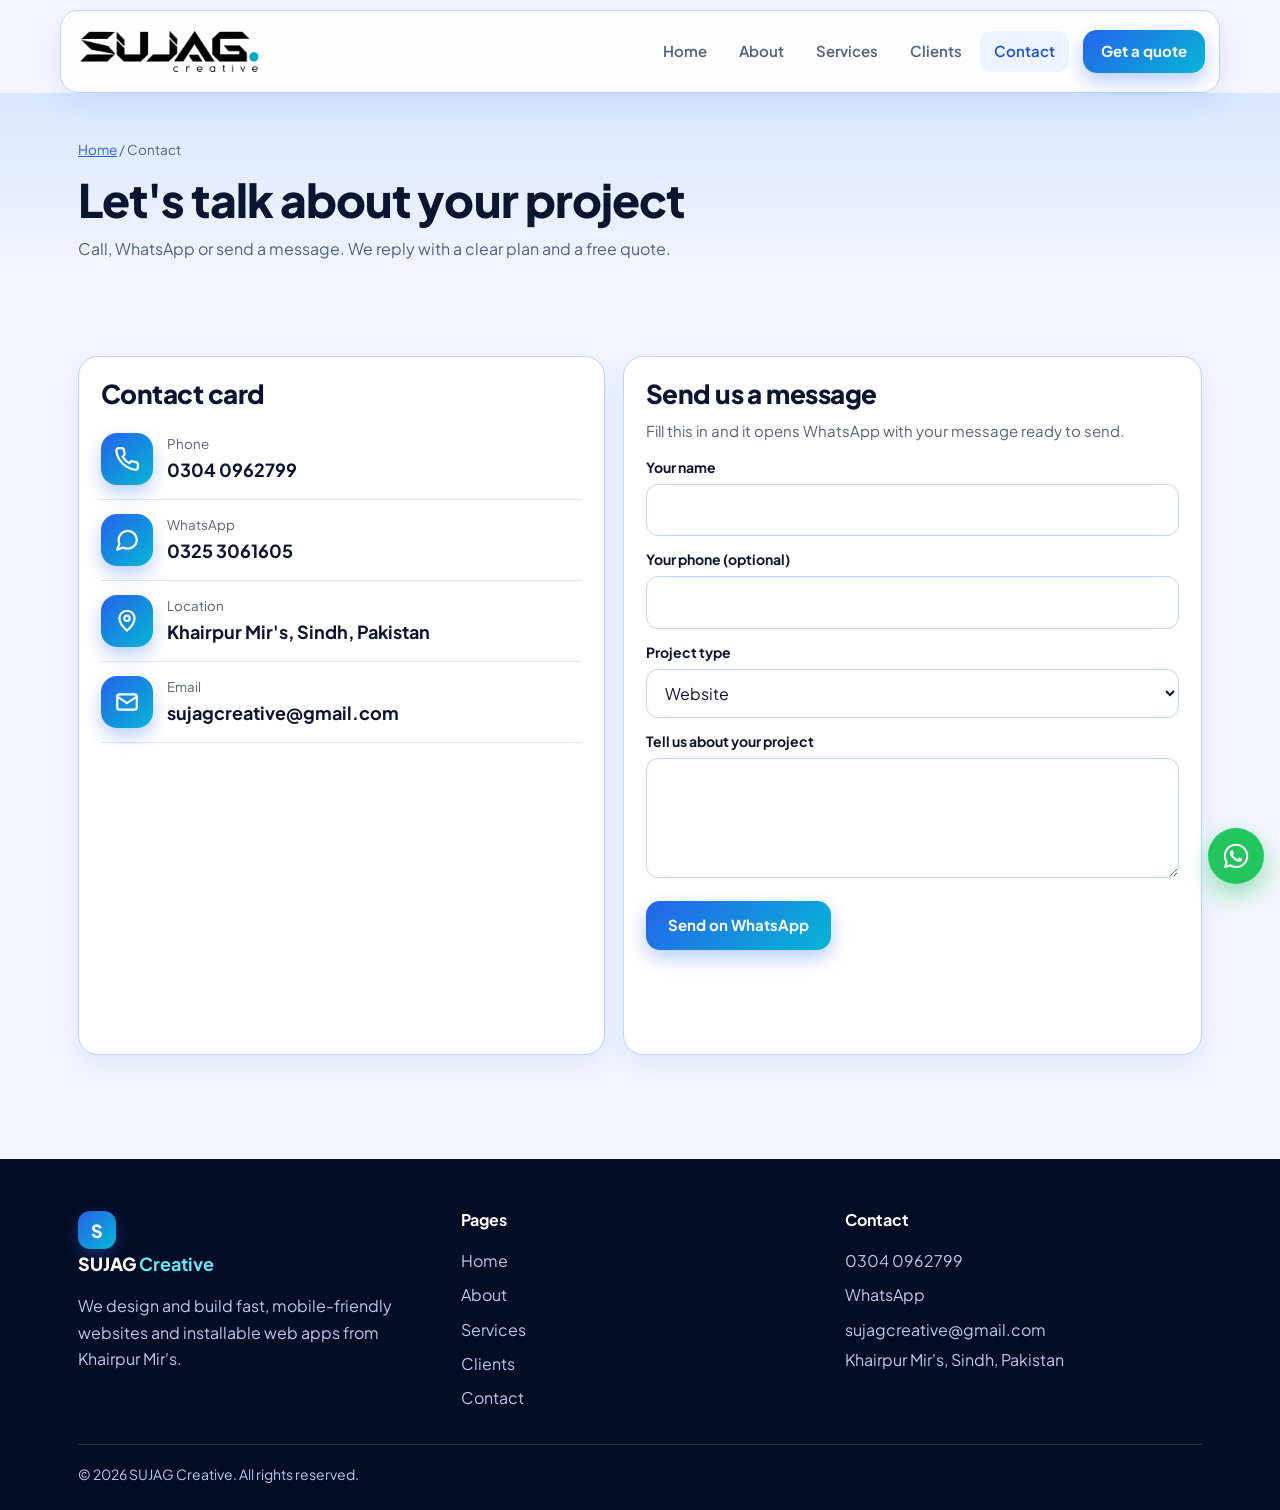
<file: contact.html>
<!DOCTYPE html>
<html lang="en">
<head>
<meta charset="utf-8">
<meta name="viewport" content="width=device-width, initial-scale=1">
<title>Contact SUJAG Creative | Call 0304 0962799 or WhatsApp 0325 3061605</title>
<meta name="description" content="Contact SUJAG Creative in Khairpur Mir's, Sindh. Call 0304 0962799 or WhatsApp 0325 3061605 for a free quote on your website or app project.">
<meta name="robots" content="index,follow">
<meta name="theme-color" content="#0b2a6f">
<link rel="canonical" href="https://sujagcreative.github.io/contact">
<meta property="og:type" content="website"><meta property="og:site_name" content="SUJAG Creative"><meta property="og:title" content="Contact SUJAG Creative | Call 0304 0962799 or WhatsApp 0325 3061605"><meta property="og:description" content="Contact SUJAG Creative in Khairpur Mir's, Sindh. Call 0304 0962799 or WhatsApp 0325 3061605 for a free quote on your website or app project."><meta property="og:url" content="https://sujagcreative.github.io/contact"><meta name="twitter:card" content="summary">
<link rel="icon" href="data:image/svg+xml,%3Csvg xmlns='http://www.w3.org/2000/svg' viewBox='0 0 64 64'%3E%3Cdefs%3E%3ClinearGradient id='g' x1='0' y1='0' x2='1' y2='1'%3E%3Cstop offset='0' stop-color='%232563eb'/%3E%3Cstop offset='1' stop-color='%2306b6d4'/%3E%3C/linearGradient%3E%3C/defs%3E%3Crect width='64' height='64' rx='16' fill='url(%23g)'/%3E%3Ctext x='32' y='43' font-family='Arial' font-weight='800' font-size='32' text-anchor='middle' fill='white'%3ES%3C/text%3E%3C/svg%3E">
<link rel="preconnect" href="https://fonts.googleapis.com"><link rel="preconnect" href="https://fonts.gstatic.com" crossorigin>
<link href="https://fonts.googleapis.com/css2?family=Plus+Jakarta+Sans:wght@400;500;600;700;800&display=swap" rel="stylesheet">
<style>
:root{--ink:#0b1530;--mute:#526082;--bg:#f3f6fd;--white:#fff;--b50:#eef4ff;--b100:#dbe7ff;--b200:#bcd2ff;--b600:#2563eb;--b700:#1d4ed8;--b900:#0b2a6f;--cy:#06b6d4;--vi:#7c3aed;--sh:0 10px 30px rgba(37,99,235,.10);--r:20px}
*{box-sizing:border-box;margin:0}html{-webkit-text-size-adjust:100%}
body{font-family:"Plus Jakarta Sans",system-ui,-apple-system,"Segoe UI",Roboto,sans-serif;color:var(--ink);background:var(--bg);line-height:1.65;overflow-x:hidden}
a{color:var(--b600)}img,svg{max-width:100%}:focus-visible{outline:3px solid var(--b600);outline-offset:3px;border-radius:8px}
.wrap{max-width:1160px;margin:0 auto;padding:0 18px}section{padding:64px 0}
h1,h2,h3{line-height:1.15;letter-spacing:-.02em}h2{font-size:clamp(26px,5vw,38px);font-weight:800;margin-bottom:10px}h3{font-size:19px;font-weight:700;margin-bottom:6px}
.eyebrow{display:inline-block;font-size:13px;font-weight:700;color:var(--b700);background:var(--b50);border:1.5px solid var(--b200);border-radius:99px;padding:4px 14px;margin-bottom:14px}
.sub{color:var(--mute);max-width:62ch;margin-bottom:28px}.center{text-align:center}.center .sub{margin-inline:auto}
header.site{position:sticky;top:0;z-index:50;padding:10px 12px 0}
.bar{max-width:1160px;margin:0 auto;display:flex;align-items:center;gap:14px;padding:9px 14px;background:rgba(255,255,255,.82);-webkit-backdrop-filter:blur(16px);backdrop-filter:blur(16px);border:1.5px solid var(--b200);border-radius:18px;box-shadow:var(--sh)}
.brand{display:flex;align-items:center;gap:10px;text-decoration:none;color:var(--ink);font-weight:800;font-size:18px;margin-right:auto}.brand b{color:var(--b600)}
.mark{width:38px;height:38px;border-radius:12px;background:linear-gradient(135deg,var(--b600),var(--cy));color:#fff;display:grid;place-items:center;font-weight:800;box-shadow:0 6px 16px rgba(37,99,235,.35)}
nav.main{display:none;gap:4px}nav.main a{padding:8px 14px;border-radius:12px;text-decoration:none;color:var(--mute);font-weight:600;font-size:15px}nav.main a:hover{color:var(--b700);background:var(--b50)}nav.main a.on{background:var(--b50);color:var(--b700)}
.burger{border:0;background:var(--b50);width:42px;height:42px;border-radius:12px;cursor:pointer;display:grid;place-items:center;color:var(--b700)}.burger svg{width:22px;height:22px;stroke:currentColor;fill:none;stroke-width:2.2}
#drawer{display:none;max-width:1160px;margin:8px auto 0;padding:10px;background:rgba(255,255,255,.96);border:1.5px solid var(--b200);border-radius:18px;box-shadow:var(--sh)}#drawer.open{display:block}
#drawer a{display:block;padding:12px 14px;border-radius:12px;color:var(--ink);text-decoration:none;font-weight:700}#drawer a.on{background:var(--b50);color:var(--b700)}
@media(min-width:900px){nav.main{display:flex}.burger{display:none}#drawer{display:none!important}}
.btn{display:inline-flex;align-items:center;gap:8px;border:0;cursor:pointer;font:inherit;font-weight:700;font-size:15px;padding:12px 22px;border-radius:14px;text-decoration:none;color:#fff;background:linear-gradient(135deg,var(--b600),var(--cy));box-shadow:0 8px 20px rgba(37,99,235,.32);transition:transform .2s,box-shadow .2s}
.btn:hover{transform:translateY(-2px);box-shadow:0 12px 26px rgba(37,99,235,.4)}.btn:active{transform:scale(.97)}
.btn.alt{background:#fff;color:var(--b700);box-shadow:0 4px 14px rgba(11,21,48,.14)}.btn.line{background:transparent;color:#fff;border:1.5px solid rgba(255,255,255,.5);box-shadow:none}
.btn svg{width:18px;height:18px;fill:none;stroke:currentColor;stroke-width:2}.btns{display:flex;flex-wrap:wrap;gap:12px}
.hero{position:relative;overflow:hidden;color:#fff;padding:78px 0 70px;background:linear-gradient(135deg,#050d24,#0b2a6f 58%,#1d4ed8)}
.hero::before,.hero::after{content:"";position:absolute;border-radius:50%;filter:blur(70px);opacity:.55;animation:float 14s ease-in-out infinite alternate}
.hero::before{width:380px;height:380px;background:#06b6d4;top:-120px;right:-80px}.hero::after{width:340px;height:340px;background:#7c3aed;bottom:-140px;left:-90px;animation-delay:-6s}
@keyframes float{to{transform:translate(40px,30px) scale(1.12)}}
.hero .wrap{position:relative;z-index:1;display:grid;gap:36px;align-items:center}.hero h1{font-size:clamp(34px,7vw,60px);font-weight:800;margin-bottom:16px}
.hero p.lead{font-size:18px;color:#cfe0ff;max-width:56ch;margin-bottom:26px}.hero .eyebrow{background:rgba(255,255,255,.1);border-color:rgba(255,255,255,.3);color:#fff}
.rot{background:linear-gradient(90deg,#67e8f9,#a5b4fc);-webkit-background-clip:text;background-clip:text;color:transparent;display:inline-block;transition:opacity .35s,transform .35s}.rot.out{opacity:0;transform:translateY(10px)}
.mock{border-radius:22px;background:rgba(255,255,255,.1);border:1.5px solid rgba(255,255,255,.28);-webkit-backdrop-filter:blur(14px);backdrop-filter:blur(14px);padding:16px;box-shadow:0 24px 60px rgba(0,0,0,.35);animation:bob 6s ease-in-out infinite alternate}
@keyframes bob{to{transform:translateY(-12px)}}.dots{display:flex;gap:6px;margin-bottom:14px}.dots i{width:10px;height:10px;border-radius:50%;background:rgba(255,255,255,.55)}
.ln{height:10px;border-radius:6px;background:rgba(255,255,255,.22);margin:10px 0}.ln.a{width:70%;background:linear-gradient(90deg,#67e8f9,#818cf8)}.ln.b{width:90%}.ln.c{width:55%}
.tiles{display:grid;grid-template-columns:1fr 1fr;gap:10px;margin-top:14px}.tiles i{height:64px;border-radius:14px;background:rgba(255,255,255,.16)}.tiles i:first-child{background:linear-gradient(135deg,rgba(103,232,249,.7),rgba(129,140,248,.7))}
@media(min-width:900px){.hero .wrap{grid-template-columns:1.15fr .85fr}}
.stats{margin-top:-34px;position:relative;z-index:2;padding:0}.stat-grid{display:grid;gap:14px;grid-template-columns:repeat(auto-fit,minmax(200px,1fr))}
.card{background:#fff;border:1.5px solid var(--b200);border-radius:var(--r);box-shadow:var(--sh);padding:22px;transition:transform .25s,border-color .25s,box-shadow .25s}.card:hover{transform:translateY(-4px);border-color:var(--b600);box-shadow:0 16px 36px rgba(37,99,235,.18)}
.stat{text-align:center}.stat b{display:block;font-size:44px;font-weight:800;line-height:1.1;background:linear-gradient(135deg,var(--b600),var(--cy));-webkit-background-clip:text;background-clip:text;color:transparent}.stat span{color:var(--mute);font-weight:600}
.marq{overflow:hidden;padding:6px 0;-webkit-mask-image:linear-gradient(90deg,transparent,#000 8%,#000 92%,transparent);mask-image:linear-gradient(90deg,transparent,#000 8%,#000 92%,transparent)}
.track{display:flex;gap:16px;width:max-content;animation:scroll 38s linear infinite}.marq:hover .track{animation-play-state:paused}@keyframes scroll{to{transform:translateX(-50%)}}
.logo{display:flex;flex-direction:column;align-items:center;gap:8px;min-width:118px;padding:16px 14px;background:#fff;border:1.5px solid var(--b200);border-radius:18px;box-shadow:var(--sh);font-weight:700;font-size:13.5px;color:var(--mute)}.logo svg{width:38px;height:38px}
.grid{display:grid;gap:16px;grid-template-columns:repeat(auto-fill,minmax(260px,1fr))}
.ico{width:52px;height:52px;border-radius:16px;background:linear-gradient(135deg,var(--b600),var(--cy));display:grid;place-items:center;margin-bottom:14px;box-shadow:0 8px 18px rgba(37,99,235,.3)}.ico svg{width:26px;height:26px;fill:none;stroke:#fff;stroke-width:2;stroke-linecap:round;stroke-linejoin:round}
.card p,.card li{color:var(--mute);font-size:15px}.card ul{padding-left:18px;margin-top:8px}
.steps{counter-reset:s}.step{position:relative;padding-top:54px}.step::before{counter-increment:s;content:counter(s);position:absolute;top:14px;left:22px;width:32px;height:32px;border-radius:10px;background:var(--b900);color:#fff;font-weight:800;display:grid;place-items:center}
.chips{display:flex;flex-wrap:wrap;gap:8px;margin-bottom:22px}.chip{font:inherit;font-weight:700;font-size:14px;padding:7px 16px;border-radius:99px;border:1.5px solid var(--b200);background:#fff;color:var(--b700);cursor:pointer}.chip.on{background:var(--b600);border-color:var(--b600);color:#fff}
.proj{display:flex;flex-direction:column;gap:8px;padding:0;overflow:hidden}.proj .top{height:140px;background:linear-gradient(135deg,var(--b900),var(--b600) 60%,var(--cy));display:flex;align-items:flex-end;padding:14px;position:relative}
.proj .top span{background:rgba(255,255,255,.2);border:1px solid rgba(255,255,255,.4);color:#fff;font-size:12.5px;font-weight:700;border-radius:99px;padding:3px 12px;-webkit-backdrop-filter:blur(6px);backdrop-filter:blur(6px)}
.proj .body{padding:6px 22px 22px;display:flex;flex-direction:column;gap:8px;flex:1}.tags{display:flex;flex-wrap:wrap;gap:6px}.tags i{font-style:normal;font-size:12.5px;font-weight:700;background:var(--b50);color:var(--b700);border-radius:8px;padding:3px 10px}
.result{font-size:14px;font-weight:600;color:#0e7a55}.empty{border-style:dashed;text-align:center;color:var(--mute);display:grid;place-items:center;min-height:200px}
.cta{background:linear-gradient(135deg,#050d24,#0b2a6f 60%,#1d4ed8);color:#fff;border-radius:28px;padding:44px 26px;text-align:center;position:relative;overflow:hidden}.cta p{color:#cfe0ff;max-width:52ch;margin:0 auto 22px}.cta .btns{justify-content:center}
.contact{display:grid;gap:18px}@media(min-width:900px){.contact{grid-template-columns:1fr 1.1fr}}
.row{display:flex;gap:14px;align-items:flex-start;padding:14px 0;border-bottom:1.5px solid var(--b100)}.row:last-of-type{border:0}.row .ico{margin:0;flex-shrink:0}.row small{color:var(--mute);display:block}.row a{font-weight:700;text-decoration:none;color:var(--ink);font-size:18px}
label{display:block;font-weight:700;font-size:14px;margin:12px 0 5px}input,select,textarea{width:100%;font:inherit;padding:12px 14px;border:1.5px solid var(--b200);border-radius:12px;background:#fff;color:var(--ink)}textarea{min-height:120px;resize:vertical}
iframe.map{width:100%;height:260px;border:0;border-radius:16px;margin-top:14px}
details{background:#fff;border:1.5px solid var(--b200);border-radius:16px;padding:14px 18px;margin-bottom:10px}summary{cursor:pointer;font-weight:700}details p{color:var(--mute);margin-top:8px}
footer.site{background:#050d24;color:#b9c9ee;padding:48px 0 24px;margin-top:40px}footer.site .cols{display:grid;gap:26px;grid-template-columns:repeat(auto-fit,minmax(200px,1fr))}
footer.site h4{color:#fff;margin-bottom:10px}footer.site a{color:#b9c9ee;display:block;text-decoration:none;padding:4px 0}footer.site a:hover{color:#fff}footer.site .copy{border-top:1px solid rgba(255,255,255,.14);margin-top:28px;padding-top:18px;font-size:14px}
.crumbs{font-size:13.5px;color:var(--mute);margin-bottom:12px}.page-head{padding:46px 0 30px;background:linear-gradient(180deg,var(--b100),var(--bg))}
.wa{position:fixed;right:16px;bottom:16px;z-index:60;width:56px;height:56px;border-radius:50%;background:#22c55e;display:grid;place-items:center;box-shadow:0 10px 24px rgba(34,197,94,.45);transition:transform .2s}.wa:hover{transform:scale(1.08)}.wa svg{width:28px;height:28px;fill:#fff}
.js .rv{opacity:0;transform:translateY(22px);transition:opacity .7s cubic-bezier(.22,1,.36,1),transform .7s cubic-bezier(.22,1,.36,1);transition-delay:var(--d,0ms)}.js .rv.in{opacity:1;transform:none}
@media(prefers-reduced-motion:reduce){*{animation:none!important;transition:none!important}.js .rv{opacity:1;transform:none}.marq{overflow-x:auto}}
.burger{flex-shrink:0}.bar .btn{white-space:nowrap}
@media(max-width:640px){.bar .btn{display:none}.brand{font-size:17px}}
/* Premium website showcases */
.hero-art{position:relative;min-width:0;transform:rotate(-3deg);padding:14px 0 25px}.hero-art img{display:block;width:100%;height:auto;border-radius:22px;box-shadow:0 30px 70px #0004;border:1px solid #ffffff5e}.hero-art-label{position:absolute;right:15px;bottom:10px;padding:10px 15px;border-radius:12px;background:#fff;color:#163c87;font-size:11px;font-weight:700;box-shadow:0 10px 24px #0002;transform:rotate(3deg)}
.business-showcase{background:#fff;padding:100px 0 85px;margin-top:40px}.showcase-row{display:grid;grid-template-columns:minmax(0,.9fr) minmax(0,1.1fr);gap:65px;align-items:center}.showcase-copy{min-width:0}.showcase-copy .eyebrow{font-size:11px;text-transform:uppercase;letter-spacing:1.1px;background:transparent;padding:0;border:0;color:#1764c5}.showcase-copy h2{font-size:clamp(32px,3.5vw,47px);line-height:1.13;letter-spacing:-1.8px;margin-bottom:24px;max-width:15ch}.showcase-copy h2 em{font-style:normal;color:#1779cf}.showcase-copy>p{font-size:16px;line-height:1.85;color:#63708a;margin-bottom:24px}.showcase-benefits{list-style:none;padding:0;display:grid;gap:11px;margin:0 0 30px;font-size:14px;font-weight:600;color:#334765}.showcase-benefits li:before{content:'✓';display:inline-grid;place-items:center;width:23px;height:23px;background:#e7f5ff;color:#157ac8;border-radius:50%;margin-right:12px}.showcase-copy .btn{background:#1265bd;box-shadow:0 8px 18px #1265bd23;border-radius:10px;gap:22px}
.design-gallery{min-width:0}.art-stage{position:relative;padding:52px 18px 45px;border:1px solid #d5e4fb;border-radius:25px;background:radial-gradient(ellipse at 70% 40%,#b9d9ff80,transparent 65%),#edf5ff;overflow:hidden}.art-stage:before{content:'';position:absolute;width:190px;height:190px;border:1px solid #ffffffb3;border-radius:50%;right:-80px;top:-55px}.stage-note{position:absolute;top:21px;left:24px;color:#6381a9;font-size:9px;letter-spacing:1.7px;font-weight:700}.art-stage img{display:block;width:100%;height:auto;transform:rotate(-3deg);border-radius:14px;box-shadow:0 22px 36px #154a9422}.stage-pill{position:absolute;right:20px;bottom:15px;font-size:10px;background:#fff;color:#24518e;padding:9px 14px;box-shadow:0 5px 15px #1b4d7512;border-radius:9px}.stage-pill span{margin-left:12px;color:#178bd2}.concept-controls{display:flex;gap:8px;margin-top:16px}.concept-tab{flex:1;display:flex;gap:10px;align-items:center;text-align:left;cursor:pointer;border:1px solid #d7e4f5;background:#fff;padding:12px 10px;border-radius:10px;font:inherit;font-size:10px;font-weight:700;color:#7d8da6;min-height:48px}.concept-tab span{font-size:11px}.concept-tab.active{background:#eff6ff;color:#1265bd;border-color:#80b4ec}.concept-disclaimer{font-size:10px!important;color:#8090a8!important;margin-top:12px;letter-spacing:.2px}.portfolio-showcase{background:#f1f6fd;padding:85px 0}.portfolio-row{grid-template-columns:minmax(0,1.1fr) minmax(0,.9fr)}.portfolio-art{min-width:0;background:white;border:1px solid #d7e4f5;padding:18px;border-radius:22px;box-shadow:0 24px 60px #1b4b8310}.project-browser{overflow:hidden;border-radius:14px;background:#e7efff}.project-browser img{width:100%;height:auto;display:block}.project-caption{display:flex;align-items:center;justify-content:space-between;padding:20px 3px 2px}.project-caption small{font-size:9px;color:#7187a5;letter-spacing:1.4px}.project-caption h3{font-size:21px;margin:6px 0 0}.project-caption a{display:grid;place-items:center;width:43px;height:43px;border:1px solid #d7e4f5;border-radius:50%;text-decoration:none;font-size:22px;color:#1265bd}.project-caption a:hover{background:#edf5ff}.project-detail{border-top:1px solid #ceddf0;padding-top:23px;margin-bottom:28px}.project-detail>span{font-size:9px;font-weight:700;color:#1764c5;letter-spacing:1.3px}.project-detail h3{font-size:19px;margin:13px 0 10px}.project-detail p{font-size:14px;color:#63708a;line-height:1.85}.project-cover{display:block;width:100%;height:auto;object-fit:cover}.proj .top{height:auto;min-height:45px;background:#edf5ff;padding:10px 20px}.proj .top span{background:#fff;border-color:#d7e4f5;color:#1764c5}.proj .body{padding-top:12px}
@media(max-width:899px){.showcase-row,.portfolio-row{grid-template-columns:1fr;gap:35px}.business-showcase{padding:60px 0}.portfolio-showcase{padding:60px 0}.showcase-copy h2{max-width:22ch;letter-spacing:-1px}.showcase-copy>p{max-width:58ch}.portfolio-row .showcase-copy{grid-row:1}.hero-art{max-width:600px;margin:auto;width:100%;transform:none}.hero-art-label{transform:none}.art-stage{padding:45px 15px 40px}.concept-tab span{font-size:12px}}
@media(max-width:420px){.showcase-row{gap:28px}.showcase-copy h2{font-size:32px}.showcase-copy>p{font-size:15px}.concept-tab{gap:7px;padding:10px 8px}.concept-tab span{font-size:10px}.portfolio-art{padding:12px}.hero-art-label{font-size:9px}.showcase-copy .btn{font-size:13px}.project-caption h3{font-size:19px}}
/* Supplied design references and industry categories */
.reference-showcase .showcase-copy h2{max-width:22ch;margin:0 auto 22px;font-size:clamp(32px,4.4vw,52px);letter-spacing:-1.5px}.reference-showcase .showcase-copy>p{max-width:63ch;margin:0 auto 38px}.reference-slider{max-width:880px;margin:0 auto;padding:28px 34px 22px;background:#e6f4fc;border:2px solid #1895cc;border-radius:20px;box-shadow:0 16px 45px #1565a414}.reference-slides{position:relative}.reference-slide[hidden]{display:none}.reference-slide img{display:block;width:100%;height:auto;aspect-ratio:4/3;object-fit:contain;border-radius:8px}.slider-arrow{position:absolute;top:50%;transform:translateY(-50%);width:44px;height:52px;border:0;border-radius:12px;background:#ffffffeb;color:#0873af;font:500 44px/1 system-ui;cursor:pointer;box-shadow:0 5px 16px #0a477322}.slider-arrow:hover{background:#0873af;color:#fff}.slider-arrow.previous{left:-20px}.slider-arrow.next{right:-20px}.slider-bottom{display:grid;justify-items:center;gap:12px;padding-top:22px}.slider-dots{display:flex;align-items:center;gap:2px}.slider-dot{display:grid;place-items:center;width:36px;height:36px;background:none;border:0;border-radius:50%;cursor:pointer}.slider-dot:before{content:'';width:12px;height:12px;background:#78afcf;border-radius:50%;transition:background .2s,transform .2s}.slider-dot.active:before{background:#0871b0;transform:scale(1.2)}.slider-caption{color:#316887;font-size:12px;font-weight:600;text-align:center}.showcase-cta{margin-top:24px}.reference-showcase .concept-disclaimer{margin-top:16px}.industries-section{background:#fff;padding:85px 0}.industries-section h2 em{font-style:normal;color:#147bc2}.industry-grid{display:grid;grid-template-columns:repeat(4,minmax(0,1fr));gap:38px 30px;max-width:1050px;margin:38px auto 0}.industry-card{text-align:center;min-width:0}.industry-frame{padding:10px;background:#fafbfd;border:1px solid #e0e6ed;overflow:hidden;border-radius:14px;transition:transform .2s,box-shadow .2s}.industry-card:hover .industry-frame{transform:translateY(-4px);box-shadow:0 16px 30px #174f8319}.industry-photo{width:100%;aspect-ratio:1;background-repeat:no-repeat;border-radius:6px}.industry-card h3{font-size:17px;letter-spacing:.2px;text-transform:uppercase;margin:18px 0 0}.industry-contact{margin-top:40px}.industry-contact .btn{font-size:14px}.reference-showcase{scroll-margin-top:85px}#industries{scroll-margin-top:85px}
@media(max-width:899px){.industry-grid{grid-template-columns:repeat(2,minmax(0,1fr));max-width:650px;gap:32px 22px}.industries-section{padding:60px 0}.reference-slider{padding:23px 24px 16px}.reference-showcase .showcase-copy h2{max-width:22ch}.reference-showcase .showcase-copy>p{font-size:16px}}
@media(max-width:480px){.reference-showcase .showcase-copy h2{font-size:32px;max-width:20ch;letter-spacing:-1px}.reference-slider{border-radius:14px;padding:19px 17px 12px}.slider-arrow{width:32px;height:42px;font-size:34px;border-radius:8px}.slider-arrow.previous{left:-13px}.slider-arrow.next{right:-13px}.slider-bottom{padding-top:12px;gap:4px}.slider-caption{font-size:10px}.industry-grid{gap:30px 18px}.industry-frame{padding:6px;border-radius:9px}.industry-photo{border-radius:4px}.industry-card h3{font-size:14px;margin-top:14px}.industry-contact .btn{font-size:12px;padding:12px 14px}}
/* Continuous client and platform logo marquee */
.clients-section{padding:70px 0;background:#f2f7fd;scroll-margin-top:90px}.clients-section h2 em{font-style:normal;color:#147bc2}.clients-section .sub{max-width:55ch}.clients-marquee{overflow:hidden;padding:8px 0 22px;-webkit-mask-image:linear-gradient(90deg,transparent,#000 3%,#000 97%,transparent);mask-image:linear-gradient(90deg,transparent,#000 3%,#000 97%,transparent)}.clients-track{display:flex;width:max-content;animation:clients-scroll 32s linear infinite}.clients-group{display:flex;gap:24px;padding-right:24px}.client-logo-card{width:220px;flex-shrink:0;padding:18px 15px 16px;text-align:center;border-radius:16px;background:#fff;border:1px solid #dbe6f3;box-shadow:0 7px 20px #1c4a7810;display:flex;flex-direction:column;align-items:center}.client-logo-image{width:100%;height:142px;display:grid;place-items:center;margin-bottom:14px}.client-logo-image img{width:100%;height:100%;object-fit:contain;display:block}.client-logo-card span{color:#233b5e;font-weight:700;font-size:12px}.client-logo-card small{font-size:10px;color:#7c8ba3;margin-top:4px}.clients-marquee:hover .clients-track,.clients-marquee.paused .clients-track{animation-play-state:paused}.client-controls{text-align:center}.client-pause{font:inherit;font-size:11px;font-weight:600;color:#326c9c;cursor:pointer;border:1px solid #caddef;background:#fff;padding:8px 14px;border-radius:99px}.client-pause:hover{background:#e5f0fc}@keyframes clients-scroll{to{transform:translateX(-50%)}}
@media(max-width:600px){.clients-section{padding:52px 0}.clients-group{gap:16px;padding-right:16px}.client-logo-card{width:180px;padding:15px 12px}.client-logo-image{height:120px}.client-logo-card span{font-size:11px}.clients-track{animation-duration:28s}}
@media(prefers-reduced-motion:reduce){.clients-marquee{overflow-x:auto;mask-image:none;-webkit-mask-image:none}.clients-group[aria-hidden="true"]{display:none}.client-controls{display:none}}
.client-logo-image{display:flex;align-items:center;justify-content:center;flex:none}.client-logo-image img{width:auto;height:auto;max-width:100%;max-height:100%}
/* SALU Community featured project */
.salu-featured{padding:80px 0;background:#eef5ff;scroll-margin-top:90px}.salu-featured h2 em{font-style:normal;color:#147bc2}.salu-project-card{display:grid;grid-template-columns:minmax(0,.9fr) minmax(0,1.1fr);gap:48px;padding:32px;border:1px solid #d6e3f4;border-radius:26px;background:#fff;box-shadow:0 20px 60px #194f8610;align-items:start}.salu-project-visual{min-width:0;border:1px solid #dce6f5;border-radius:15px;overflow:hidden;background:#eef5ff}.salu-window-bar{padding:12px 14px;display:flex;gap:15px;align-items:center;background:#f5f8fe;color:#72839c;font-size:10px;border-bottom:1px solid #dce6f5}.salu-window-bar>span:first-child{letter-spacing:3px;font-size:8px;color:#9cb9de}.salu-screenshot{display:block;position:relative;aspect-ratio:720/1279;overflow:hidden;background:#dceafb}.salu-screenshot img{position:absolute;width:100%;height:auto;max-width:none;left:0;top:-14.464425%;display:block}.salu-image-caption{font-size:10px;color:#597496;text-align:center;padding:11px 10px}.salu-project-copy{padding:8px 0;min-width:0}.salu-project-tags{display:flex;gap:7px;flex-wrap:wrap;margin-bottom:17px}.salu-project-tags span{padding:4px 10px;background:#eef5ff;border-radius:6px;color:#2164a5;font-size:10px;font-weight:700}.salu-project-copy h3{font-size:34px;margin-bottom:9px;letter-spacing:-1px}.salu-project-intro{font-size:17px!important;font-weight:600;color:#2568ad!important;margin-bottom:15px!important}.salu-project-copy>p{font-size:14px;color:#667792;line-height:1.85;margin-bottom:20px}.salu-highlights{display:grid;grid-template-columns:1fr 1fr;gap:14px;padding:18px 0;margin-bottom:22px;border-top:1px solid #e1eaf5;border-bottom:1px solid #e1eaf5}.salu-highlights strong{display:block;font-size:27px;color:#1265bd;line-height:1.1;margin-bottom:6px}.salu-highlights span{font-size:10px;font-weight:600;color:#6b7e99}.salu-project-copy h4{font-size:14px;margin-bottom:16px}.salu-features{padding:0;list-style:none;display:grid;gap:15px;margin-bottom:28px}.salu-features li{position:relative;padding-left:24px}.salu-features li:before{content:'✓';position:absolute;left:0;top:0;color:#1789b7;font-size:14px;font-weight:800}.salu-features strong{display:block;font-size:12px;margin-bottom:4px}.salu-features span{display:block;font-size:12px;line-height:1.7;color:#718099}.salu-project-copy .btn{font-size:13px;gap:20px}.salu-project-note{font-size:10px!important;margin:17px 0 7px!important;color:#7b8ba2!important}.salu-source{font-size:10px!important;margin:0!important}.salu-source a{color:#547fae}
@media(max-width:899px){.salu-featured{padding:60px 0}.salu-project-card{gap:28px;padding:24px;grid-template-columns:minmax(0,.85fr) minmax(0,1.15fr)}.salu-project-copy h3{font-size:28px}}
@media(max-width:640px){.salu-project-card{grid-template-columns:1fr;padding:18px;gap:24px;border-radius:18px}.salu-project-visual{max-width:410px;width:100%;margin:auto}.salu-project-copy{padding:0 2px}.salu-project-copy h3{font-size:29px}.salu-project-copy>p{font-size:13px}.salu-project-intro{font-size:16px!important}.salu-features strong,.salu-features span{font-size:12px}}
/* Custom Sujag Creative wordmark: header only */
header.site .header-wordmark{display:flex;align-items:center;line-height:1;flex-shrink:0;gap:0;padding:0}header.site .header-wordmark img{display:block;width:188px;height:auto;max-width:100%}
@media(max-width:640px){header.site .header-wordmark img{width:167px}}
@media(max-width:360px){header.site .header-wordmark img{width:148px}}
/* Gentle movement for the industry photographs. */
.industry-photo{animation:industry-breathe 8s ease-in-out infinite alternate;transform-origin:center;transition:filter .4s}.industry-card:nth-child(2n) .industry-photo{animation-delay:-3s}.industry-card:nth-child(3n) .industry-photo{animation-delay:-5s}.industry-card:hover .industry-photo{animation-play-state:paused;filter:saturate(1.13)}.industry-frame{overflow:hidden}@keyframes industry-breathe{from{transform:scale(1)}to{transform:scale(1.065)}}
@media(prefers-reduced-motion:reduce){.industry-photo{animation:none;transform:none;transition:none}}

/* The featured screenshot is already trimmed during optimization. */
.salu-screenshot img{top:0}
.industry-photo{display:block;object-fit:cover;height:auto}
footer.site a[data-email]{overflow-wrap:anywhere}
.row a[data-email]{font-size:clamp(14px,3.8vw,18px);overflow-wrap:anywhere}

</style>
<script type="application/ld+json">[{"@context":"https://schema.org","@type":"BreadcrumbList","itemListElement":[{"@type":"ListItem","position":1,"name":"Home","item":"https://sujagcreative.github.io/"},{"@type":"ListItem","position":2,"name":"Contact SUJAG Creative","item":"https://sujagcreative.github.io/contact"}]},{"@context":"https://schema.org","@type":"ProfessionalService","name":"SUJAG Creative","url":"https://sujagcreative.github.io/","telephone":"+92-304-0962799","email":"sujagcreative@gmail.com","description":"Web design, WordPress and web app development studio in Khairpur Mir's, Sindh, Pakistan.","areaServed":"Pakistan","address":{"@type":"PostalAddress","addressLocality":"Khairpur Mir's","addressRegion":"Sindh","addressCountry":"PK"}}]</script>
</head>
<body>
<header class="site"><div class="bar"><a class="brand header-wordmark" href="index.html" aria-label="Sujag Creative home"><img src="[data-uri]" alt="Sujag Creative" width="480" height="160" decoding="async"></a><nav class="main" aria-label="Main"><a href="index.html">Home</a><a href="about.html">About</a><a href="services.html">Services</a><a href="index.html#clients">Clients</a><a href="contact.html" class="on" aria-current="page">Contact</a></nav><a class="btn" data-wa href="https://wa.me/923253061605" style="padding:9px 18px">Get a quote</a><button class="burger" aria-label="Menu" aria-expanded="false" aria-controls="drawer"><svg viewBox="0 0 24 24"><path d="M4 7h16M4 12h16M4 17h16"/></svg></button></div><nav id="drawer" aria-label="Mobile"><a href="index.html">Home</a><a href="about.html">About</a><a href="services.html">Services</a><a href="index.html#clients">Clients</a><a href="contact.html" class="on" aria-current="page">Contact</a></nav></header>
<div class="page-head"><div class="wrap"><nav class="crumbs" aria-label="Breadcrumb"><a href="index.html">Home</a> / Contact</nav><h1 style="font-size:clamp(30px,6vw,46px);font-weight:800">Let's talk about your project</h1><p class="sub" style="margin:10px 0 0">Call, WhatsApp or send a message. We reply with a clear plan and a free quote.</p></div></div><main><section><div class="wrap"><div class="contact"><div class="card"><h2 style="font-size:26px">Contact card</h2>
<div class="row"><div class="ico"><svg viewBox="0 0 24 24" aria-hidden="true"><path d="M22 16.9v3a2 2 0 01-2.2 2 19.8 19.8 0 01-8.6-3.1 19.5 19.5 0 01-6-6A19.8 19.8 0 012.1 4.2 2 2 0 014.1 2h3a2 2 0 012 1.7c.1 1 .4 1.9.7 2.8a2 2 0 01-.5 2.1L8 9.9a16 16 0 006 6l1.3-1.3a2 2 0 012.1-.4c.9.3 1.8.6 2.8.7a2 2 0 011.7 2z"/></svg></div><div><small>Phone</small><a data-call href="tel:+923040962799" data-phone>0304 0962799</a></div></div>
<div class="row"><div class="ico"><svg viewBox="0 0 24 24" aria-hidden="true"><path d="M21 11.5a8.4 8.4 0 01-12.4 7.4L3 21l2-5.4A8.4 8.4 0 1121 11.5z"/></svg></div><div><small>WhatsApp</small><a data-wa href="https://wa.me/923253061605"><span data-whatsapp>0325 3061605</span></a></div></div>
<div class="row"><div class="ico"><svg viewBox="0 0 24 24" aria-hidden="true"><path d="M12 21s7-6.2 7-11.5A7 7 0 005 9.5C5 14.8 12 21 12 21z"/><circle cx="12" cy="9.5" r="2.5"/></svg></div><div><small>Location</small><span style="font-weight:700;font-size:18px" data-location>Khairpur Mir's, Sindh, Pakistan</span></div></div>
<div class="row"><div class="ico"><svg viewBox="0 0 24 24" aria-hidden="true"><rect x="3" y="5" width="18" height="14" rx="2"/><path d="M3 7l9 6 9-6"/></svg></div><div><small>Email</small><a data-email href="mailto:sujagcreative@gmail.com">sujagcreative@gmail.com</a></div></div>
<div class="footer-socials" data-socials style="display:flex;gap:14px;flex-wrap:wrap;margin-top:8px"></div>
<iframe class="map" title="Map of Khairpur Mir's" loading="lazy" referrerpolicy="no-referrer-when-downgrade" src="https://maps.google.com/maps?q=Khairpur%20Mirs%20Sindh&amp;output=embed"></iframe></div>
<div class="card"><h2 style="font-size:26px">Send us a message</h2><p class="sub" style="margin:6px 0 0">Fill this in and it opens WhatsApp with your message ready to send.</p>
<form id="contactForm"><label for="fn">Your name</label><input id="fn" required autocomplete="name"><label for="fp">Your phone (optional)</label><input id="fp" type="tel" autocomplete="tel"><label for="ft">Project type</label><select id="ft"><option>Website</option><option>WordPress website</option><option>Web app / installable app</option><option>UI/UX design</option><option>SEO and analytics</option><option>Something else</option></select><label for="fm">Tell us about your project</label><textarea id="fm" required></textarea><p style="margin-top:16px"><button class="btn" type="submit">Send on WhatsApp</button></p></form></div></div></div></section></main>
<a class="wa" data-wa href="https://wa.me/923253061605" aria-label="Chat on WhatsApp"><svg stroke="currentColor" fill="currentColor" stroke-width="0" viewBox="0 0 448 512" aria-hidden="true" height="1em" width="1em" xmlns="http://www.w3.org/2000/svg"><path d="M380.9 97.1C339 55.1 283.2 32 223.9 32c-122.4 0-222 99.6-222 222 0 39.1 10.2 77.3 29.6 111L0 480l117.7-30.9c32.4 17.7 68.9 27 106.1 27h.1c122.3 0 224.1-99.6 224.1-222 0-59.3-25.2-115-67.1-157zm-157 341.6c-33.2 0-65.7-8.9-94-25.7l-6.7-4-69.8 18.3L72 359.2l-4.4-7c-18.5-29.4-28.2-63.3-28.2-98.2 0-101.7 82.8-184.5 184.6-184.5 49.3 0 95.6 19.2 130.4 54.1 34.8 34.9 56.2 81.2 56.1 130.5 0 101.8-84.9 184.6-186.6 184.6zm101.2-138.2c-5.5-2.8-32.8-16.2-37.9-18-5.1-1.9-8.8-2.8-12.5 2.8-3.7 5.6-14.3 18-17.6 21.8-3.2 3.7-6.5 4.2-12 1.4-32.6-16.3-54-29.1-75.5-66-5.7-9.8 5.7-9.1 16.3-30.3 1.8-3.7.9-6.9-.5-9.7-1.4-2.8-12.5-30.1-17.1-41.2-4.5-10.8-9.1-9.3-12.5-9.5-3.2-.2-6.9-.2-10.6-.2-3.7 0-9.7 1.4-14.8 6.9-5.1 5.6-19.4 19-19.4 46.3 0 27.3 19.9 53.7 22.6 57.4 2.8 3.7 39.1 59.7 94.8 83.8 35.2 15.2 49 16.5 66.6 13.9 10.7-1.6 32.8-13.4 37.4-26.4 4.6-13 4.6-24.1 3.2-26.4-1.3-2.5-5-3.9-10.5-6.6z"></path></svg></a>
<footer class="site"><div class="wrap"><div class="cols"><div><a class="brand" href="index.html" style="color:#fff;margin-bottom:10px"><span class="mark">S</span>SUJAG <b style="color:#67e8f9">Creative</b></a><p>We design and build fast, mobile-friendly websites and installable web apps from Khairpur Mir's.</p></div><div><h4>Pages</h4><a href="index.html">Home</a><a href="about.html">About</a><a href="services.html">Services</a><a href="index.html#clients">Clients</a><a href="contact.html">Contact</a></div><div><h4>Contact</h4><a data-call href="tel:+923040962799"><span data-phone>0304 0962799</span></a><a data-wa href="https://wa.me/923253061605">WhatsApp</a><a data-email href="mailto:sujagcreative@gmail.com">sujagcreative@gmail.com</a><span data-location>Khairpur Mir's, Sindh, Pakistan</span><span data-socials></span></div></div><div class="copy">&copy; <span data-year>2026</span> SUJAG Creative. All rights reserved.</div></div></footer>
<script>
/* =====================================================================
   SUJAG CREATIVE - CONTENT FILE (site-data.js)
   Edit this file to change numbers, contact details and projects.
   Keep every comma, quote and bracket. One item per line.
   ===================================================================== */

/* Contact details (used on every page) */
const SITE = {
  name: "SUJAG Creative",
  phone: "0304 0962799",            /* shown on the site */
  phoneIntl: "923040962799",        /* same number, no + or spaces, starts with 92 */
  whatsapp: "0325 3061605",
  whatsappIntl: "923253061605",
  whatsappMessage: "Hello SUJAG Creative, I would like to discuss a project.",
  location: "Khairpur Mir's, Sindh, Pakistan",
  email: "sujagcreative@gmail.com",                        /* add your email here when you have one */
  socials: [                        /* e.g. {n: "Facebook", u: "https://facebook.com/yourpage"} */
  ]
};

/* Home page numbers (they count up when visitors scroll to them) */
const STATS = { completed: 10, ongoing: 2, happy: 100 };

/* Google Analytics: paste your own Measurement ID, e.g. "G-ABC123XYZ9". Leave "" to switch it off. */
const GA_ID = "";

/* Projects. type: "website" | "app" | "wordpress" | "design"   status: "Completed" or "Ongoing"
   Format: {name: "", type: "", status: "", year: "", desc: "", tags: ["", ""], link: "", result: ""} */
const PROJECTS = [
  {name: "SALU Community", type: "website", status: "Completed", year: "2026",
   desc: "An independent student guidance platform for Shah Abdul Latif University, Khairpur, with admissions and merit lists, 28 departments across 7 faculties, seats and fees, scholarships, an aggregate calculator, past papers, quizzes and free mock tests.",
   tags: ["Education", "Student guidance", "Interactive tools"], link: "https://salucommunity.github.io/",
   result: ""}
];

/* Client reviews. Leave empty [] to hide the section.
   Format: {name: "", role: "", text: ""} */
const TESTIMONIALS = [
];

</script>
<script>
/* SUJAG Creative site script */
(function () {
  "use strict";
  var $ = function (s, r) { return (r || document).querySelector(s); }, $$ = function (s, r) { return Array.prototype.slice.call((r || document).querySelectorAll(s)); };
  var esc = function (t) { return String(t == null ? "" : t).replace(/[&<>"]/g, function (c) { return { "&": "&amp;", "<": "&lt;", ">": "&gt;", '"': "&quot;" }[c]; }); };
  var reduce = window.matchMedia && matchMedia("(prefers-reduced-motion: reduce)").matches;
  document.documentElement.classList.add("js");

  /* Contact links from site-data.js */
  var wa = function (msg) { return "https://wa.me/" + SITE.whatsappIntl + "?text=" + encodeURIComponent(msg || SITE.whatsappMessage); };
  $$("[data-call]").forEach(function (a) { a.href = "tel:+" + SITE.phoneIntl; });
  $$("[data-wa]").forEach(function (a) { a.href = wa(a.getAttribute("data-msg")); a.target = "_blank"; a.rel = "noopener"; });
  $$("[data-phone]").forEach(function (e) { e.textContent = SITE.phone; });
  $$("[data-location]").forEach(function (e) { e.textContent = SITE.location; });
  $$("[data-email]").forEach(function (e) { if (SITE.email) { e.textContent = SITE.email; e.href = "mailto:" + SITE.email; } else { var r = e.closest(".row") || e; r.hidden = true; } });
  $$("[data-socials]").forEach(function (e) { e.innerHTML = SITE.socials.map(function (s) { return '<a href="' + esc(s.u) + '" target="_blank" rel="noopener">' + esc(s.n) + "</a>"; }).join(""); });
  $$("[data-year]").forEach(function (e) { e.textContent = new Date().getFullYear(); });

  $$("[data-whatsapp]").forEach(function (e) { e.textContent = SITE.whatsapp; });

  /* Mobile menu */
  var bg = $(".burger"), dr = $("#drawer");
  if (bg && dr) bg.addEventListener("click", function () { var o = dr.classList.toggle("open"); bg.setAttribute("aria-expanded", o); });

  /* Tech logo marquee: duplicate the row so it loops forever */
  $$(".track").forEach(function (t) { var c = t.innerHTML; t.insertAdjacentHTML("beforeend", c.replace(/<div class="logo"/g, '<div aria-hidden="true" class="logo"')); });

  /* Rotating words in the hero */
  var rot = $("#rot");
  if (rot && !reduce) {
    var w = ["websites", "web apps", "WordPress sites", "UI designs", "installable apps"], i = 0;
    setInterval(function () { rot.classList.add("out"); setTimeout(function () { i = (i + 1) % w.length; rot.textContent = w[i]; rot.classList.remove("out"); }, 350); }, 2600);
  }

  /* Manual, keyboard-accessible four-image design carousel. */
  var slider = $(".reference-slider");
  if (slider) {
    var slides = $$(".reference-slide", slider), dots = $$("[data-slide]", slider), current = 0;
    var captions = ["Education & Learning", "Engineering & SaaS", "Digital Banking", "Beauty & Skincare"];
    function showSlide(index) {
      current = (index + slides.length) % slides.length;
      slides.forEach(function (slide, i) { slide.hidden = i !== current; });
      dots.forEach(function (dot, i) { dot.classList.toggle("active", i === current); dot.setAttribute("aria-pressed", String(i === current)); });
      $(".slider-caption", slider).textContent = "0" + (current + 1) + " / 04 — " + captions[current];
    }
    $(".previous", slider).addEventListener("click", function () { showSlide(current - 1); });
    $(".next", slider).addEventListener("click", function () { showSlide(current + 1); });
    dots.forEach(function (dot) { dot.addEventListener("click", function () { showSlide(+dot.getAttribute("data-slide")); }); });
    slider.addEventListener("keydown", function (event) { if (event.key === "ArrowLeft" || event.key === "ArrowRight") { event.preventDefault(); showSlide(current + (event.key === "ArrowRight" ? 1 : -1)); } });
    var touchX = null;
    slider.addEventListener("touchstart", function (event) { touchX = event.touches[0].clientX; }, {passive: true});
    slider.addEventListener("touchend", function (event) { if (touchX !== null) { var delta = event.changedTouches[0].clientX - touchX; if (Math.abs(delta) > 50) showSlide(current + (delta < 0 ? 1 : -1)); touchX = null; } }, {passive: true});
  }

  /* Clone the visible client row without downloading duplicate embedded images. */
  var clientGroup = $(".clients-group"), duplicateGroup = $(".clients-group[aria-hidden]");
  if (clientGroup && duplicateGroup) duplicateGroup.innerHTML = clientGroup.innerHTML.replace(/alt="[^"]*"/g, 'alt=""');

  /* Client marquee motion control. */
  var pauseClients = $(".client-pause"), clientsMarquee = $(".clients-marquee");
  if (pauseClients && clientsMarquee) pauseClients.addEventListener("click", function () {
    var paused = clientsMarquee.classList.toggle("paused");
    pauseClients.setAttribute("aria-pressed", String(paused));
    pauseClients.textContent = paused ? "Resume scrolling" : "Pause scrolling";
  });

  /* Testimonials */
  var tw = $("#testimonials");
  if (tw && TESTIMONIALS.length) { tw.hidden = false; $("#tGrid", tw).innerHTML = TESTIMONIALS.map(function (t) { return '<div class="card rv"><p>&ldquo;' + esc(t.text) + '&rdquo;</p><h3 style="margin-top:12px">' + esc(t.name) + '</h3><p>' + esc(t.role) + "</p></div>"; }).join(""); }

  /* Counters */
  function count(el) {
    var to = +el.getAttribute("data-count"), suf = el.getAttribute("data-suffix") || "";
    if (reduce) { el.textContent = to + suf; return; }
    var s = performance.now(), d = 1400;
    (function tick(n) { var p = Math.min((n - s) / d, 1); el.textContent = Math.round(to * (1 - Math.pow(1 - p, 3))) + suf; if (p < 1) requestAnimationFrame(tick); })(s);
  }
  var cmap = { completed: STATS.completed, ongoing: STATS.ongoing, happy: STATS.happy };
  $$("[data-stat]").forEach(function (e) { e.setAttribute("data-count", cmap[e.getAttribute("data-stat")]); e.textContent = "0" + (e.getAttribute("data-suffix") || ""); });

  /* Scroll reveal + counters */
  var io = "IntersectionObserver" in window ? new IntersectionObserver(function (es) {
    es.forEach(function (e) { if (!e.isIntersecting) return; var el = e.target; io.unobserve(el); if (el.hasAttribute("data-count")) count(el); else el.classList.add("in"); });
  }, { threshold: 0.12 }) : null;
  function reveal() {
    var n = 0;
    $$(".card,.step,.logo,.sec-h,.industry-card").forEach(function (el) { if (!el.classList.contains("rv") && !el.closest(".track")) el.classList.add("rv"); });
    $$(".rv:not([data-o])").forEach(function (el) { el.setAttribute("data-o", 1); el.style.setProperty("--d", (n++ % 4) * 80 + "ms"); io ? io.observe(el) : el.classList.add("in"); });
    $$("[data-count]:not([data-o])").forEach(function (el) { el.setAttribute("data-o", 1); io ? io.observe(el) : count(el); });
  }
  reveal();

  /* Contact form: opens WhatsApp with the message already written */
  var f = $("#contactForm");
  if (f) f.addEventListener("submit", function (e) {
    e.preventDefault();
    var v = function (id) { return (document.getElementById(id).value || "").trim(); };
    var m = "Hello SUJAG Creative,\nName: " + v("fn") + (v("fp") ? "\nPhone: " + v("fp") : "") + "\nProject type: " + v("ft") + "\n\n" + v("fm");
    window.open(wa(m), "_blank", "noopener");
  });

  /* Google Analytics (only if you set GA_ID in site-data.js) */
  if (typeof GA_ID !== "undefined" && GA_ID) {
    window.dataLayer = window.dataLayer || []; window.gtag = function () { window.dataLayer.push(arguments); };
    gtag("js", new Date()); gtag("config", GA_ID);
    var g = document.createElement("script"); g.async = true; g.src = "https://www.googletagmanager.com/gtag/js?id=" + encodeURIComponent(GA_ID); document.head.appendChild(g);
  }
})();

</script>
</body>
</html>
</file>
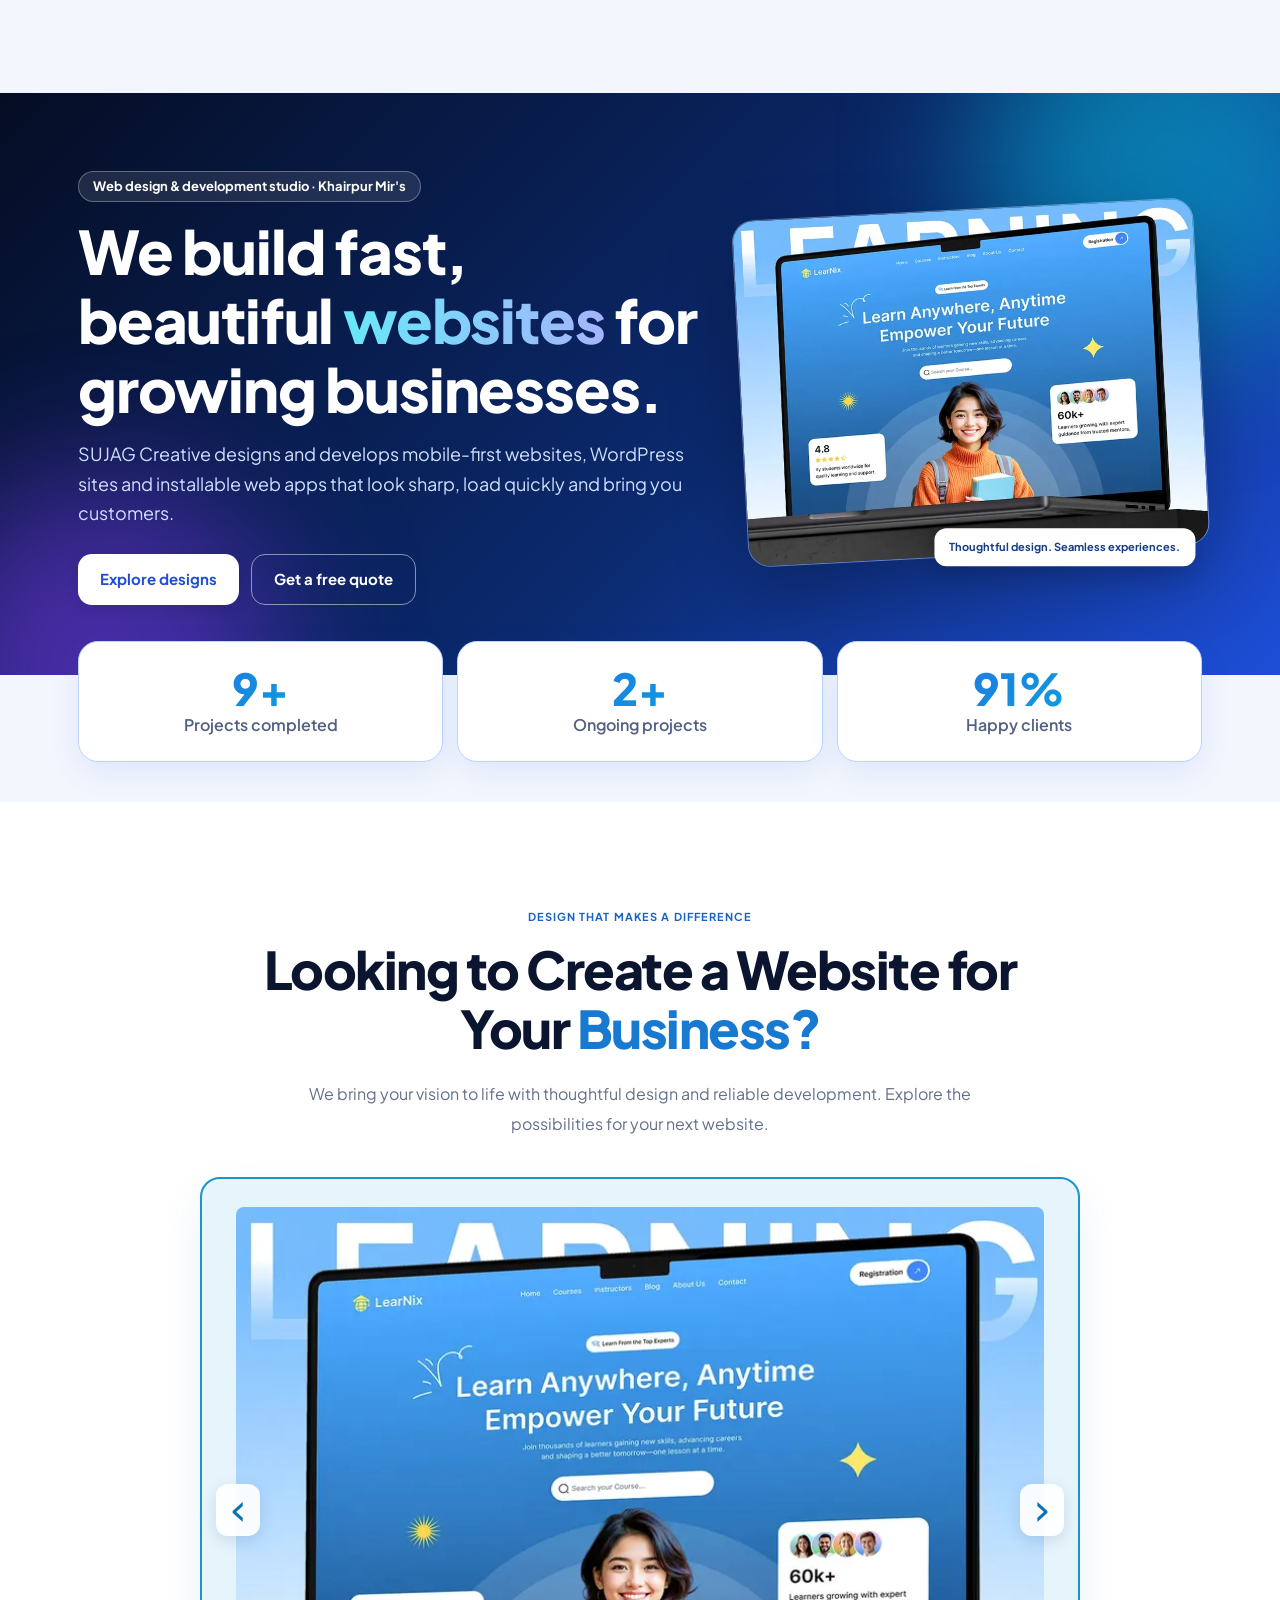
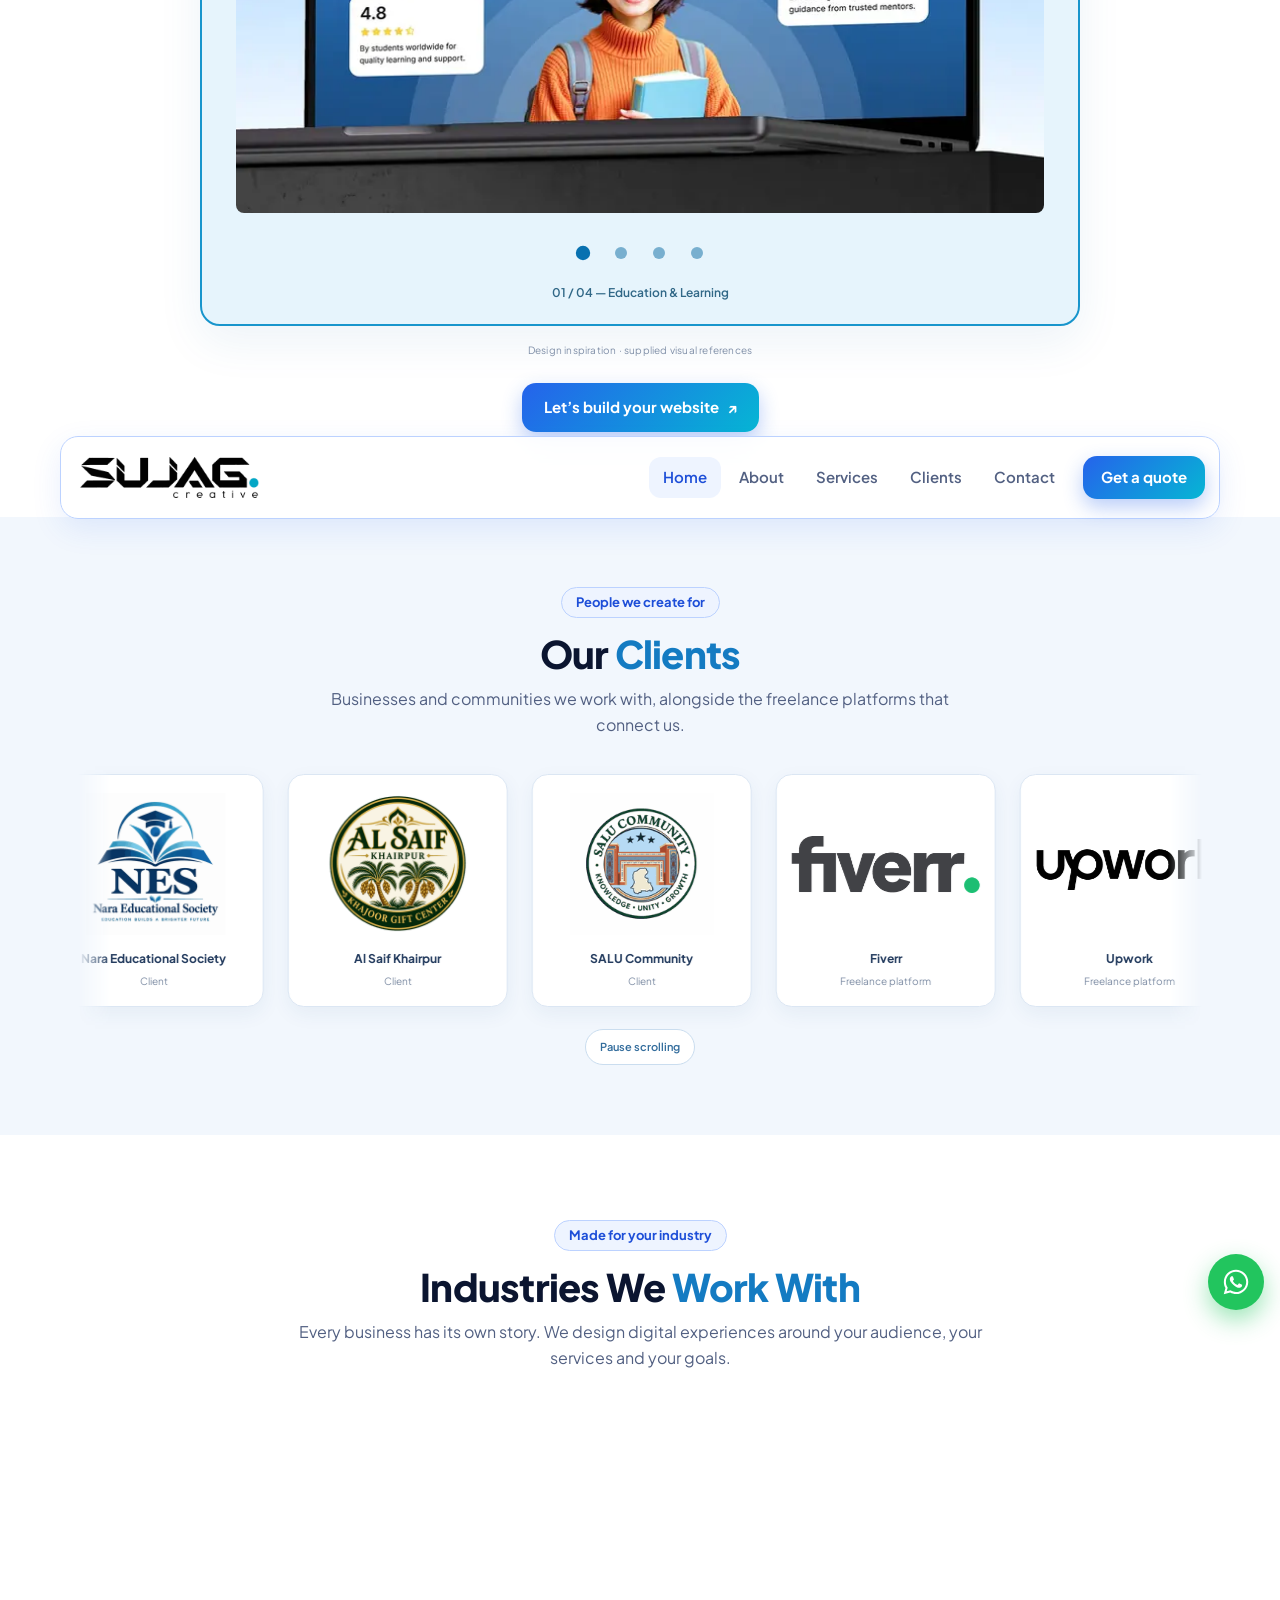
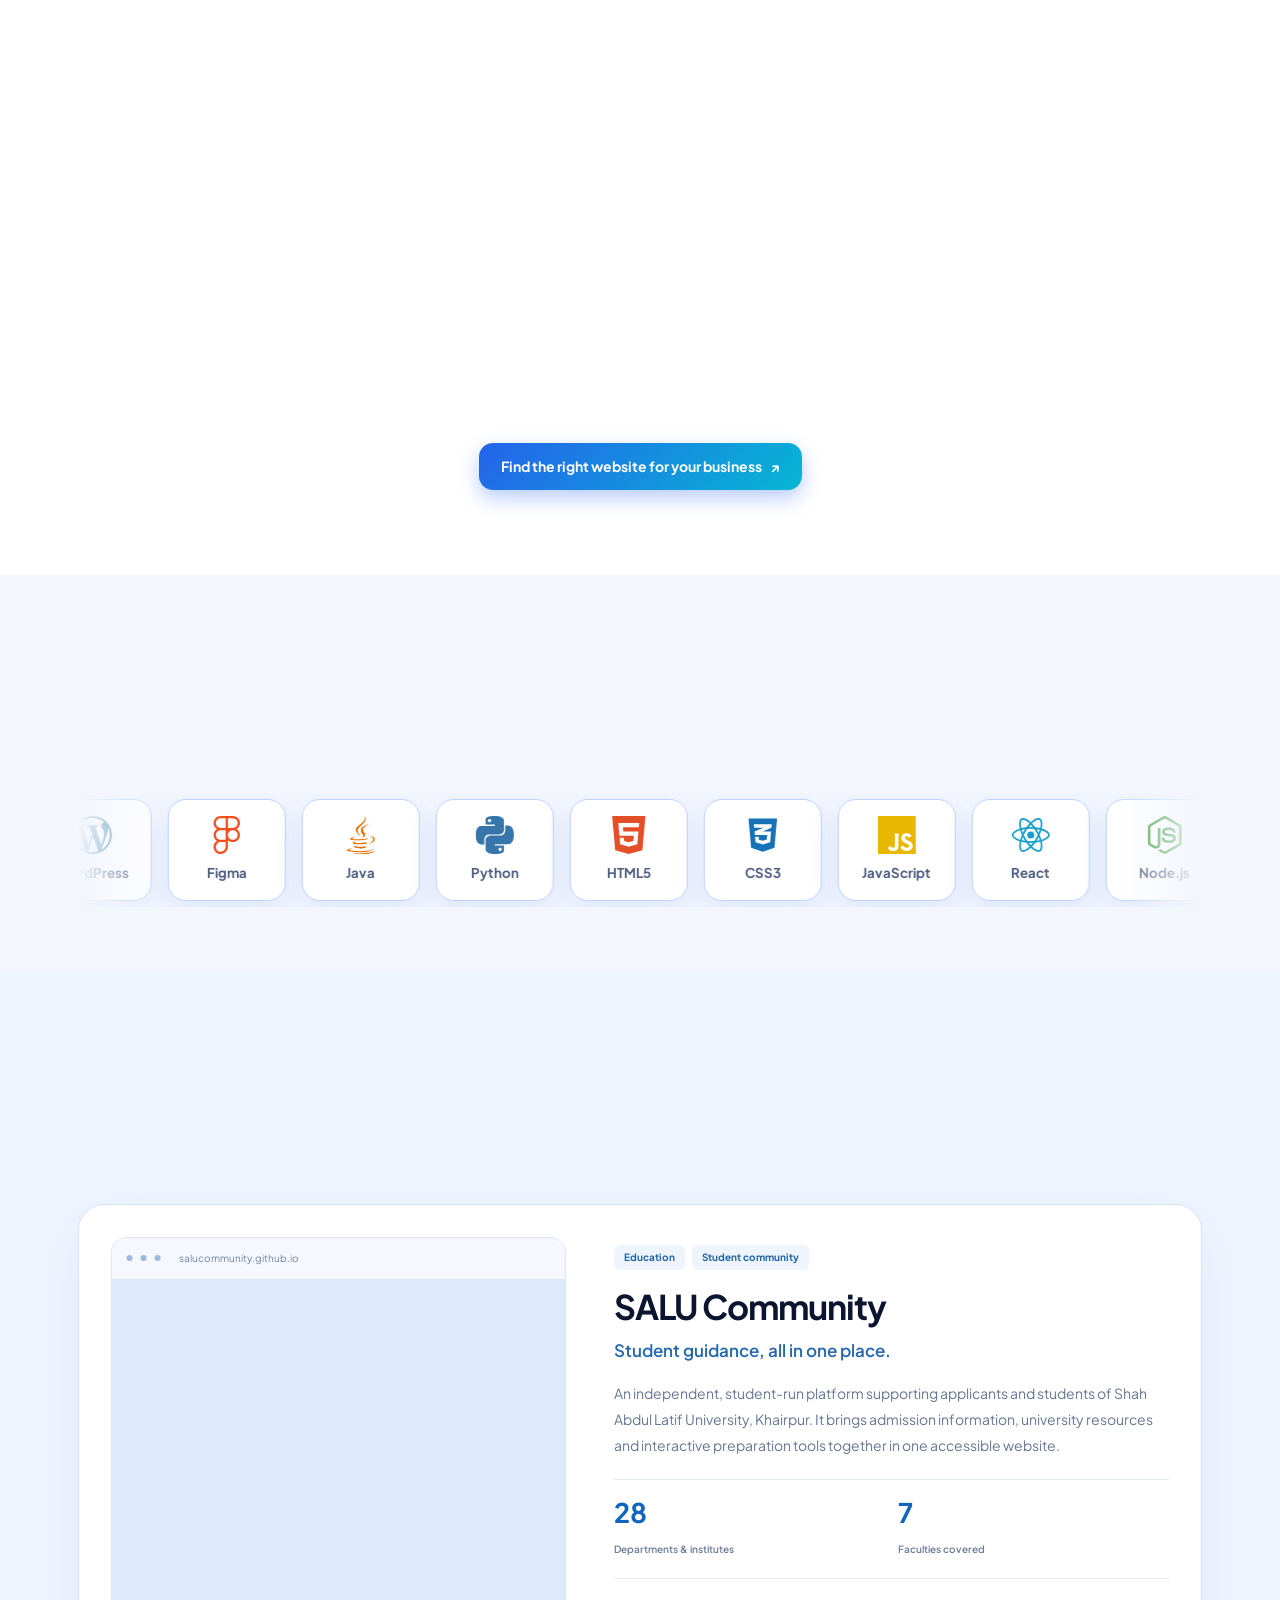
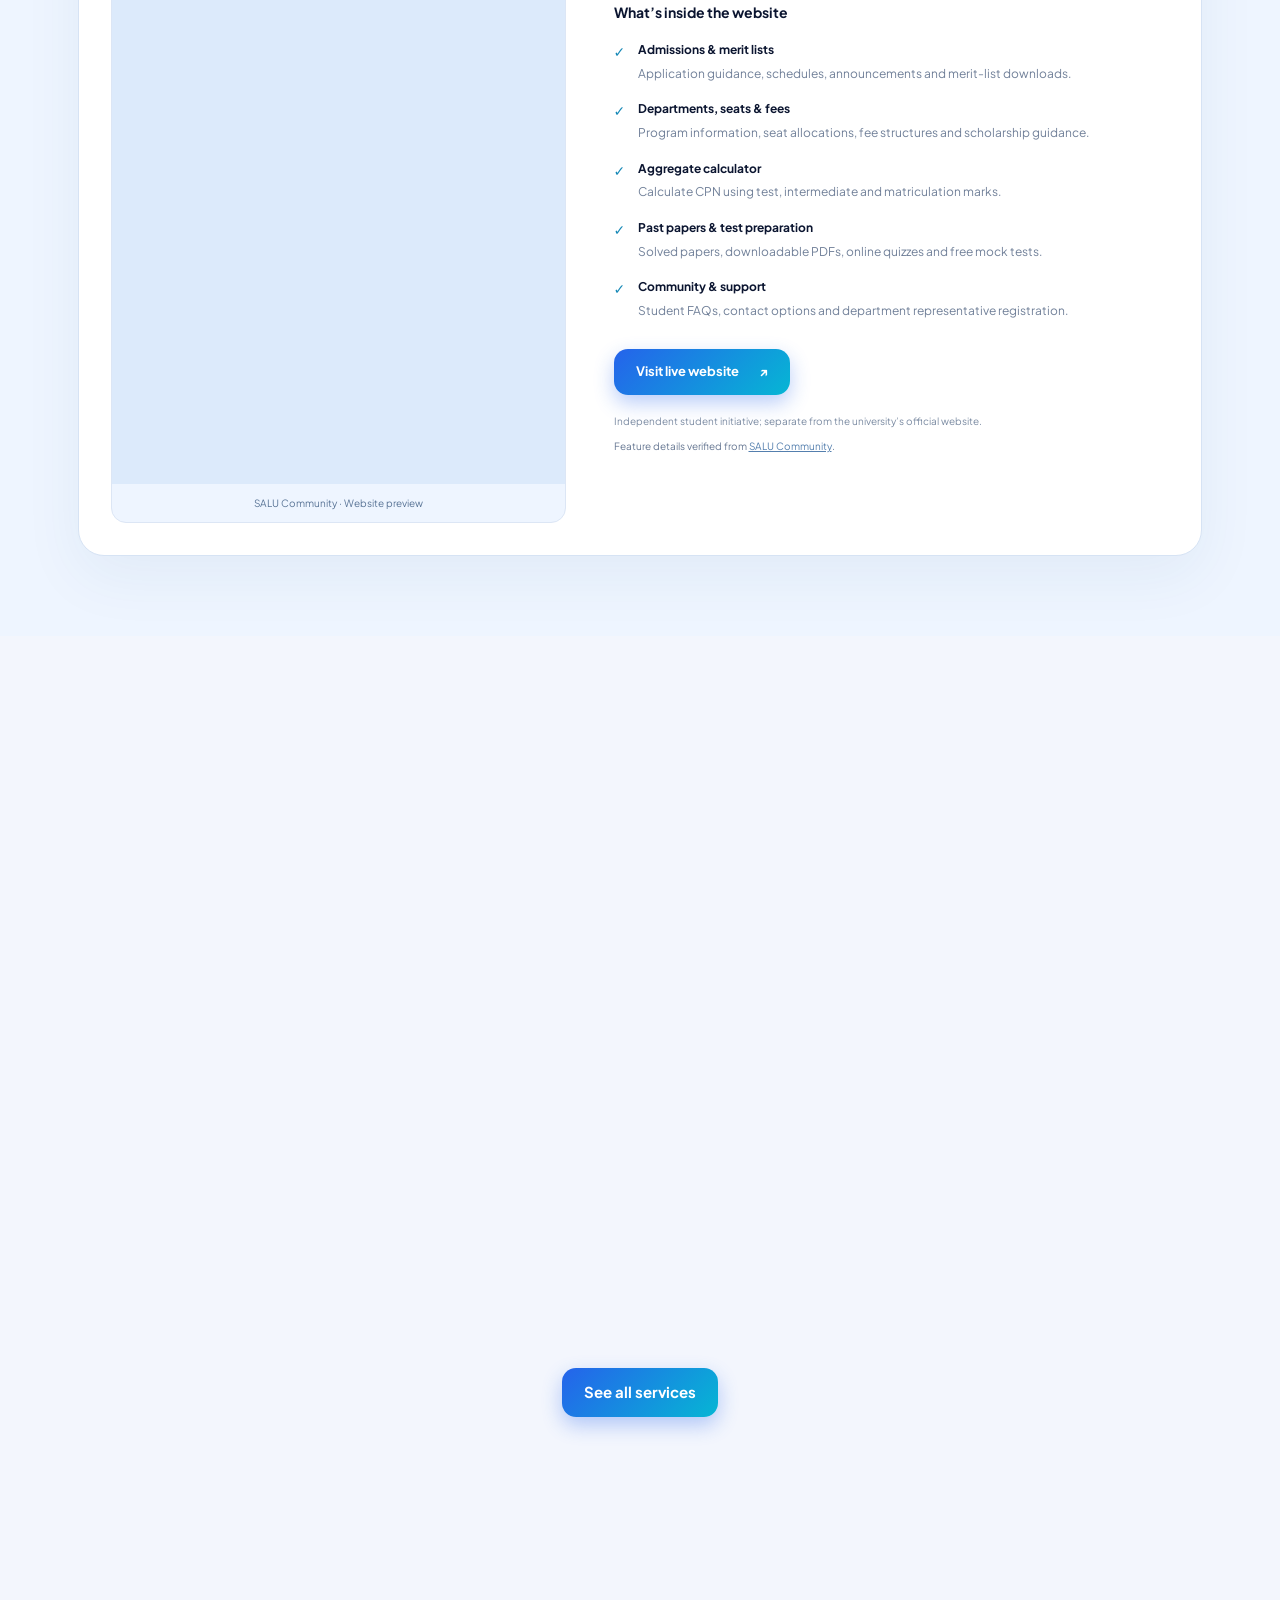
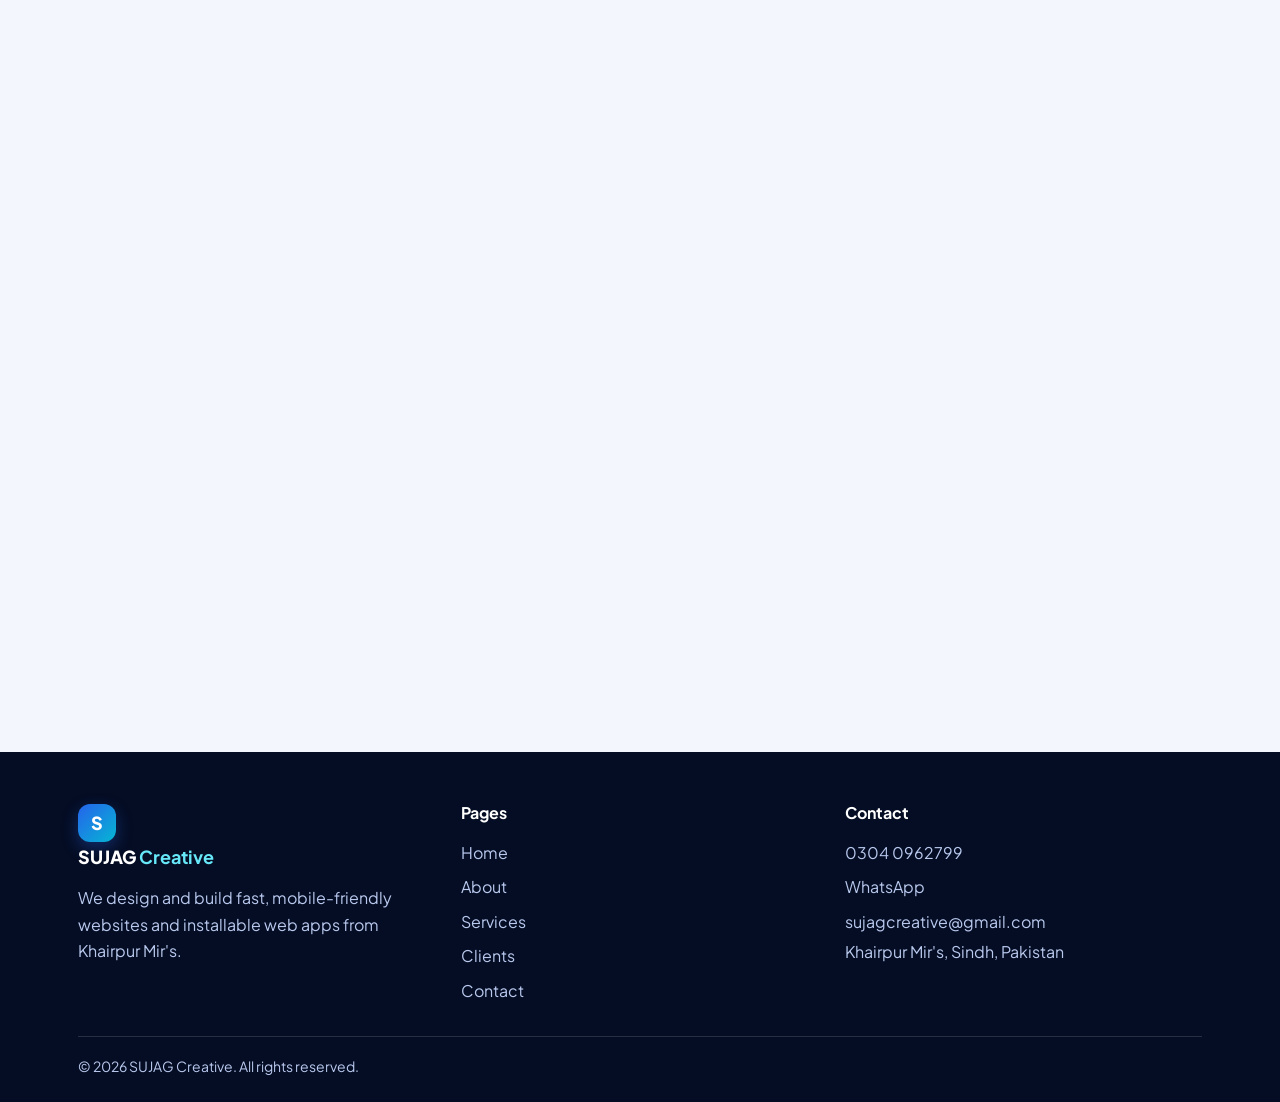
<file: projects.html>
<!doctype html><html lang="en"><head><meta charset="utf-8"><meta name="viewport" content="width=device-width, initial-scale=1"><meta http-equiv="refresh" content="0;url=index.html#clients"><title>Our Clients | SUJAG Creative</title></head><body><p><a href="index.html#clients">See our clients</a></p></body></html>
</file>
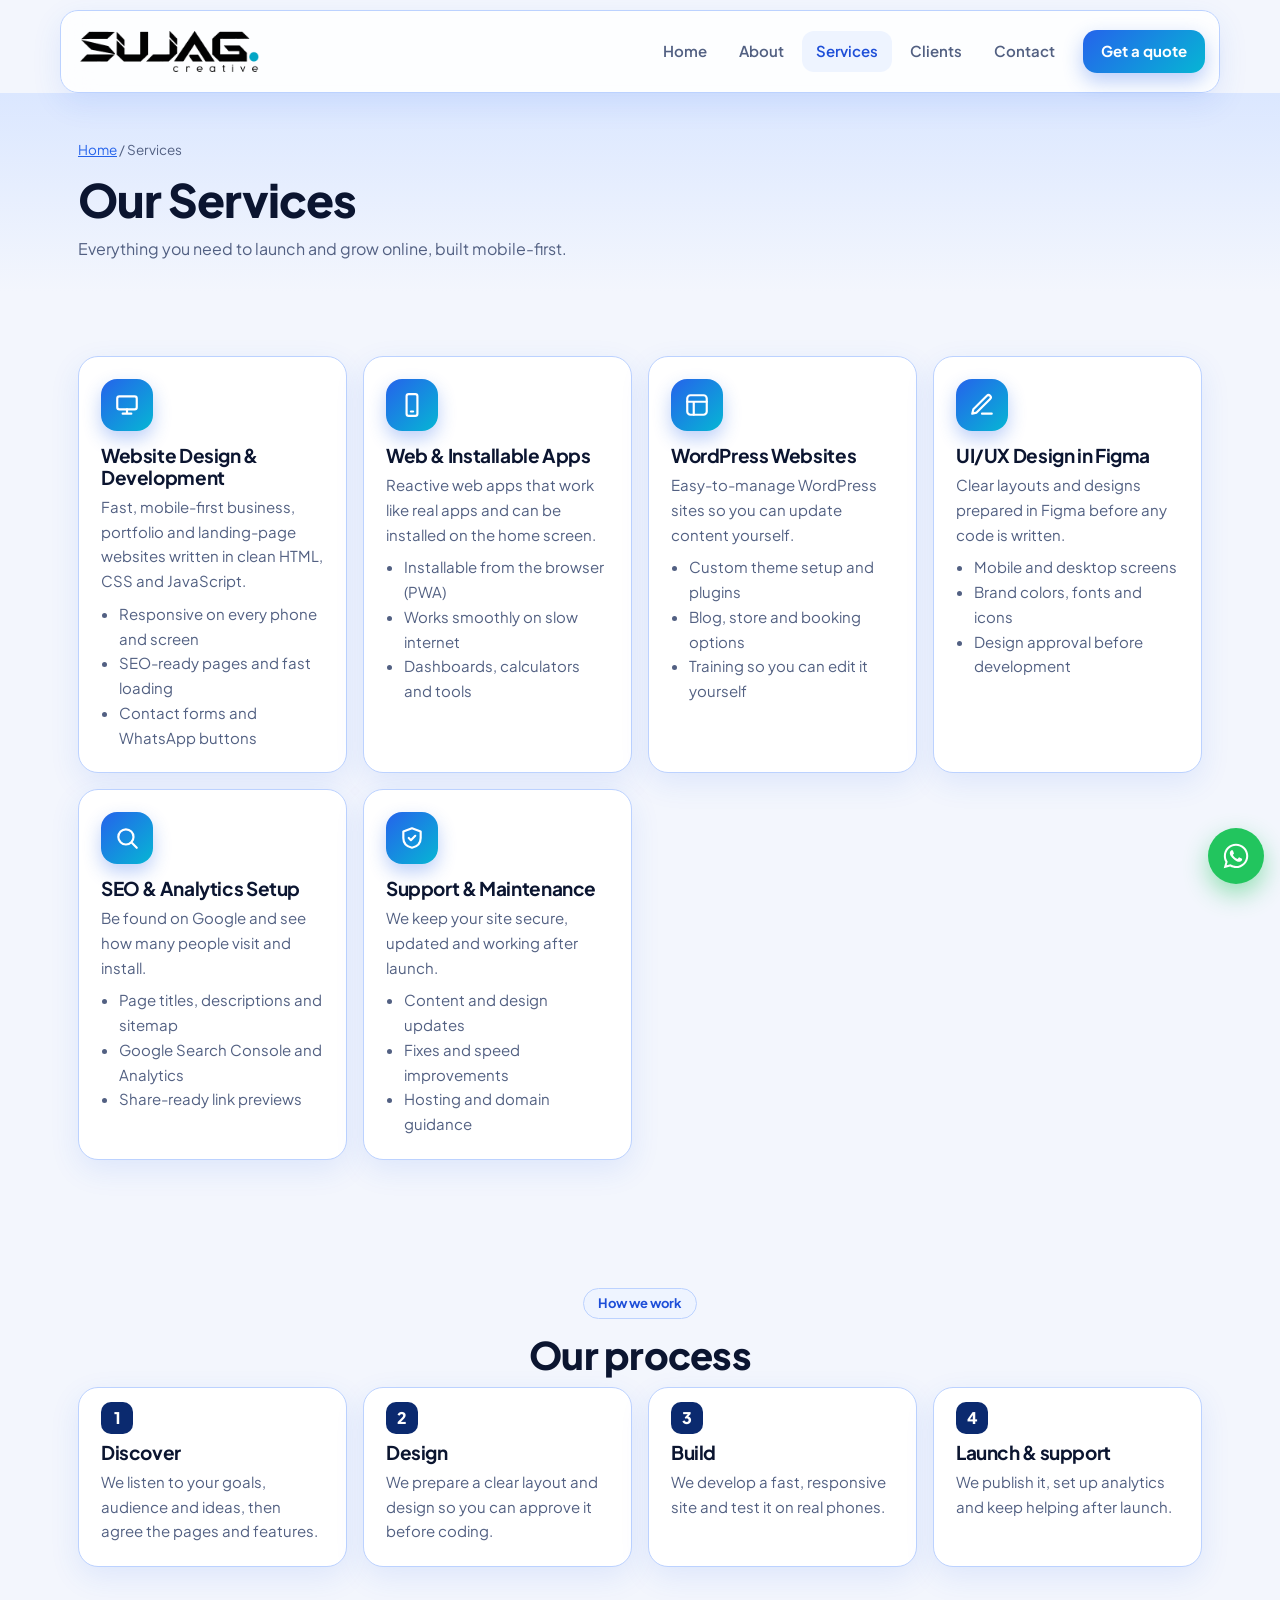
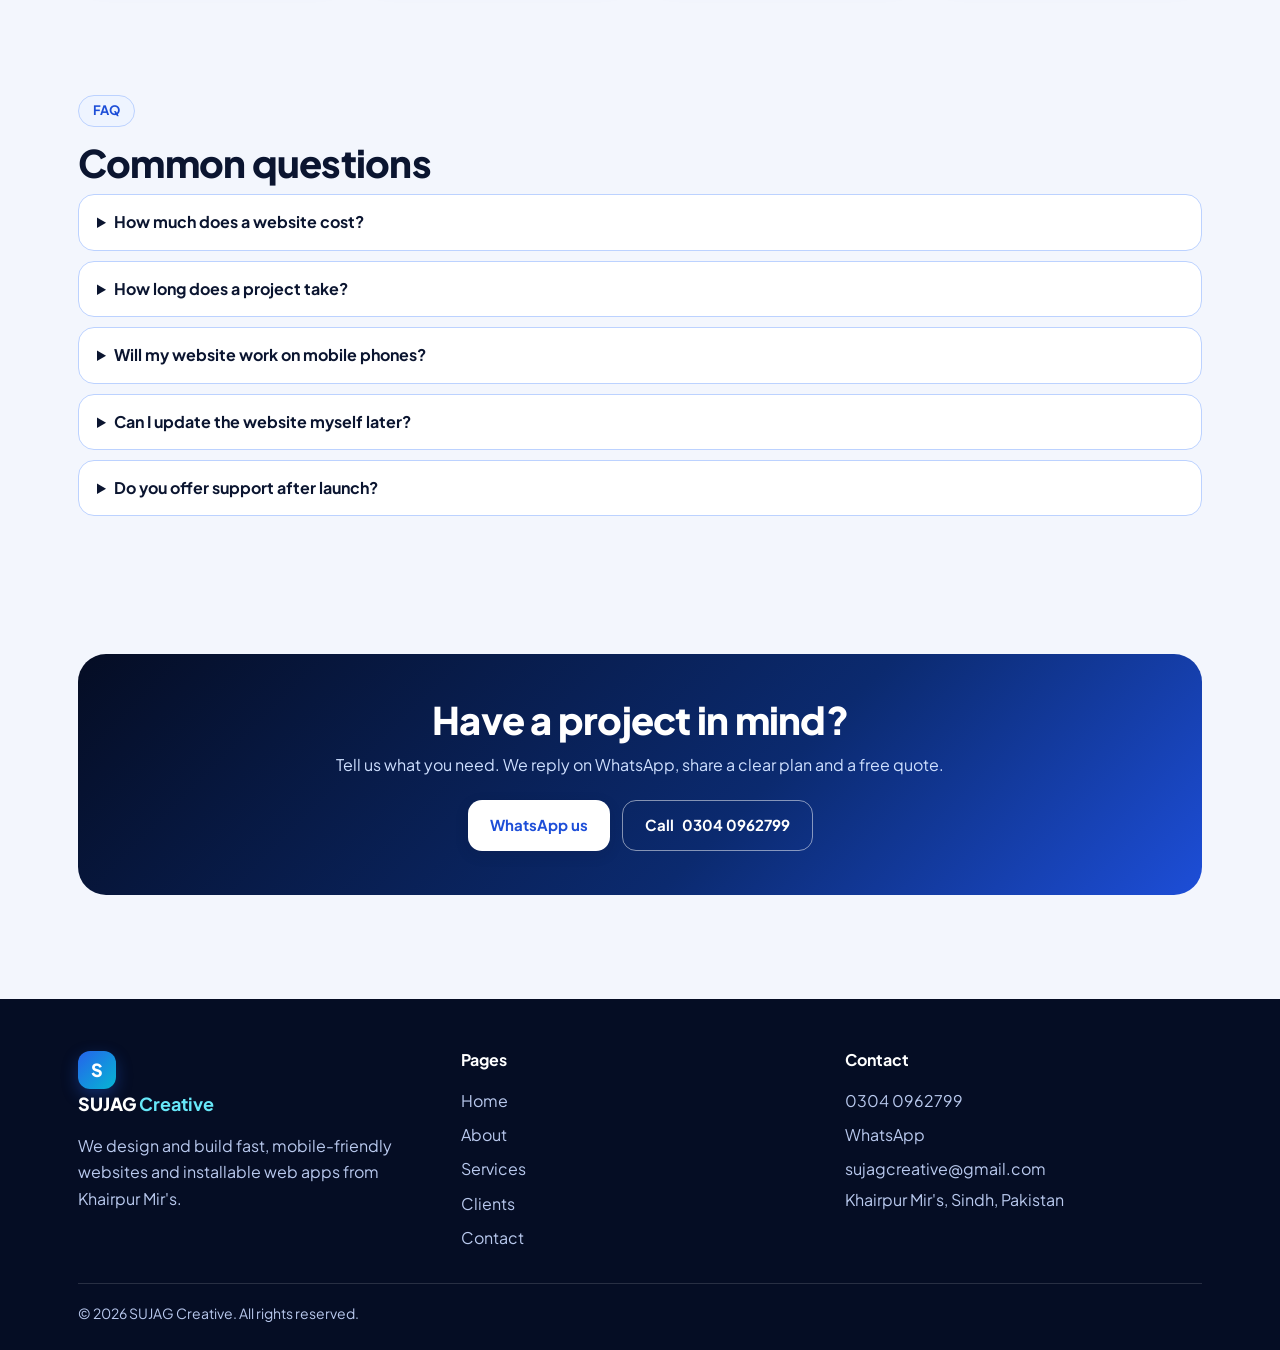
<file: services.html>
<!DOCTYPE html>
<html lang="en">
<head>
<meta charset="utf-8">
<meta name="viewport" content="width=device-width, initial-scale=1">
<title>Web Design, WordPress &amp; App Development Services | SUJAG Creative</title>
<meta name="description" content="Website design, WordPress, installable web apps, Figma UI/UX design, SEO and support from SUJAG Creative in Khairpur Mir's. Message us for a quote.">
<meta name="robots" content="index,follow">
<meta name="theme-color" content="#0b2a6f">
<link rel="canonical" href="https://sujagcreative.github.io/services">
<meta property="og:type" content="website"><meta property="og:site_name" content="SUJAG Creative"><meta property="og:title" content="Web Design, WordPress &amp; App Development Services | SUJAG Creative"><meta property="og:description" content="Website design, WordPress, installable web apps, Figma UI/UX design, SEO and support from SUJAG Creative in Khairpur Mir's. Message us for a quote."><meta property="og:url" content="https://sujagcreative.github.io/services"><meta name="twitter:card" content="summary">
<link rel="icon" href="data:image/svg+xml,%3Csvg xmlns='http://www.w3.org/2000/svg' viewBox='0 0 64 64'%3E%3Cdefs%3E%3ClinearGradient id='g' x1='0' y1='0' x2='1' y2='1'%3E%3Cstop offset='0' stop-color='%232563eb'/%3E%3Cstop offset='1' stop-color='%2306b6d4'/%3E%3C/linearGradient%3E%3C/defs%3E%3Crect width='64' height='64' rx='16' fill='url(%23g)'/%3E%3Ctext x='32' y='43' font-family='Arial' font-weight='800' font-size='32' text-anchor='middle' fill='white'%3ES%3C/text%3E%3C/svg%3E">
<link rel="preconnect" href="https://fonts.googleapis.com"><link rel="preconnect" href="https://fonts.gstatic.com" crossorigin>
<link href="https://fonts.googleapis.com/css2?family=Plus+Jakarta+Sans:wght@400;500;600;700;800&display=swap" rel="stylesheet">
<style>
:root{--ink:#0b1530;--mute:#526082;--bg:#f3f6fd;--white:#fff;--b50:#eef4ff;--b100:#dbe7ff;--b200:#bcd2ff;--b600:#2563eb;--b700:#1d4ed8;--b900:#0b2a6f;--cy:#06b6d4;--vi:#7c3aed;--sh:0 10px 30px rgba(37,99,235,.10);--r:20px}
*{box-sizing:border-box;margin:0}html{-webkit-text-size-adjust:100%}
body{font-family:"Plus Jakarta Sans",system-ui,-apple-system,"Segoe UI",Roboto,sans-serif;color:var(--ink);background:var(--bg);line-height:1.65;overflow-x:hidden}
a{color:var(--b600)}img,svg{max-width:100%}:focus-visible{outline:3px solid var(--b600);outline-offset:3px;border-radius:8px}
.wrap{max-width:1160px;margin:0 auto;padding:0 18px}section{padding:64px 0}
h1,h2,h3{line-height:1.15;letter-spacing:-.02em}h2{font-size:clamp(26px,5vw,38px);font-weight:800;margin-bottom:10px}h3{font-size:19px;font-weight:700;margin-bottom:6px}
.eyebrow{display:inline-block;font-size:13px;font-weight:700;color:var(--b700);background:var(--b50);border:1.5px solid var(--b200);border-radius:99px;padding:4px 14px;margin-bottom:14px}
.sub{color:var(--mute);max-width:62ch;margin-bottom:28px}.center{text-align:center}.center .sub{margin-inline:auto}
header.site{position:sticky;top:0;z-index:50;padding:10px 12px 0}
.bar{max-width:1160px;margin:0 auto;display:flex;align-items:center;gap:14px;padding:9px 14px;background:rgba(255,255,255,.82);-webkit-backdrop-filter:blur(16px);backdrop-filter:blur(16px);border:1.5px solid var(--b200);border-radius:18px;box-shadow:var(--sh)}
.brand{display:flex;align-items:center;gap:10px;text-decoration:none;color:var(--ink);font-weight:800;font-size:18px;margin-right:auto}.brand b{color:var(--b600)}
.mark{width:38px;height:38px;border-radius:12px;background:linear-gradient(135deg,var(--b600),var(--cy));color:#fff;display:grid;place-items:center;font-weight:800;box-shadow:0 6px 16px rgba(37,99,235,.35)}
nav.main{display:none;gap:4px}nav.main a{padding:8px 14px;border-radius:12px;text-decoration:none;color:var(--mute);font-weight:600;font-size:15px}nav.main a:hover{color:var(--b700);background:var(--b50)}nav.main a.on{background:var(--b50);color:var(--b700)}
.burger{border:0;background:var(--b50);width:42px;height:42px;border-radius:12px;cursor:pointer;display:grid;place-items:center;color:var(--b700)}.burger svg{width:22px;height:22px;stroke:currentColor;fill:none;stroke-width:2.2}
#drawer{display:none;max-width:1160px;margin:8px auto 0;padding:10px;background:rgba(255,255,255,.96);border:1.5px solid var(--b200);border-radius:18px;box-shadow:var(--sh)}#drawer.open{display:block}
#drawer a{display:block;padding:12px 14px;border-radius:12px;color:var(--ink);text-decoration:none;font-weight:700}#drawer a.on{background:var(--b50);color:var(--b700)}
@media(min-width:900px){nav.main{display:flex}.burger{display:none}#drawer{display:none!important}}
.btn{display:inline-flex;align-items:center;gap:8px;border:0;cursor:pointer;font:inherit;font-weight:700;font-size:15px;padding:12px 22px;border-radius:14px;text-decoration:none;color:#fff;background:linear-gradient(135deg,var(--b600),var(--cy));box-shadow:0 8px 20px rgba(37,99,235,.32);transition:transform .2s,box-shadow .2s}
.btn:hover{transform:translateY(-2px);box-shadow:0 12px 26px rgba(37,99,235,.4)}.btn:active{transform:scale(.97)}
.btn.alt{background:#fff;color:var(--b700);box-shadow:0 4px 14px rgba(11,21,48,.14)}.btn.line{background:transparent;color:#fff;border:1.5px solid rgba(255,255,255,.5);box-shadow:none}
.btn svg{width:18px;height:18px;fill:none;stroke:currentColor;stroke-width:2}.btns{display:flex;flex-wrap:wrap;gap:12px}
.hero{position:relative;overflow:hidden;color:#fff;padding:78px 0 70px;background:linear-gradient(135deg,#050d24,#0b2a6f 58%,#1d4ed8)}
.hero::before,.hero::after{content:"";position:absolute;border-radius:50%;filter:blur(70px);opacity:.55;animation:float 14s ease-in-out infinite alternate}
.hero::before{width:380px;height:380px;background:#06b6d4;top:-120px;right:-80px}.hero::after{width:340px;height:340px;background:#7c3aed;bottom:-140px;left:-90px;animation-delay:-6s}
@keyframes float{to{transform:translate(40px,30px) scale(1.12)}}
.hero .wrap{position:relative;z-index:1;display:grid;gap:36px;align-items:center}.hero h1{font-size:clamp(34px,7vw,60px);font-weight:800;margin-bottom:16px}
.hero p.lead{font-size:18px;color:#cfe0ff;max-width:56ch;margin-bottom:26px}.hero .eyebrow{background:rgba(255,255,255,.1);border-color:rgba(255,255,255,.3);color:#fff}
.rot{background:linear-gradient(90deg,#67e8f9,#a5b4fc);-webkit-background-clip:text;background-clip:text;color:transparent;display:inline-block;transition:opacity .35s,transform .35s}.rot.out{opacity:0;transform:translateY(10px)}
.mock{border-radius:22px;background:rgba(255,255,255,.1);border:1.5px solid rgba(255,255,255,.28);-webkit-backdrop-filter:blur(14px);backdrop-filter:blur(14px);padding:16px;box-shadow:0 24px 60px rgba(0,0,0,.35);animation:bob 6s ease-in-out infinite alternate}
@keyframes bob{to{transform:translateY(-12px)}}.dots{display:flex;gap:6px;margin-bottom:14px}.dots i{width:10px;height:10px;border-radius:50%;background:rgba(255,255,255,.55)}
.ln{height:10px;border-radius:6px;background:rgba(255,255,255,.22);margin:10px 0}.ln.a{width:70%;background:linear-gradient(90deg,#67e8f9,#818cf8)}.ln.b{width:90%}.ln.c{width:55%}
.tiles{display:grid;grid-template-columns:1fr 1fr;gap:10px;margin-top:14px}.tiles i{height:64px;border-radius:14px;background:rgba(255,255,255,.16)}.tiles i:first-child{background:linear-gradient(135deg,rgba(103,232,249,.7),rgba(129,140,248,.7))}
@media(min-width:900px){.hero .wrap{grid-template-columns:1.15fr .85fr}}
.stats{margin-top:-34px;position:relative;z-index:2;padding:0}.stat-grid{display:grid;gap:14px;grid-template-columns:repeat(auto-fit,minmax(200px,1fr))}
.card{background:#fff;border:1.5px solid var(--b200);border-radius:var(--r);box-shadow:var(--sh);padding:22px;transition:transform .25s,border-color .25s,box-shadow .25s}.card:hover{transform:translateY(-4px);border-color:var(--b600);box-shadow:0 16px 36px rgba(37,99,235,.18)}
.stat{text-align:center}.stat b{display:block;font-size:44px;font-weight:800;line-height:1.1;background:linear-gradient(135deg,var(--b600),var(--cy));-webkit-background-clip:text;background-clip:text;color:transparent}.stat span{color:var(--mute);font-weight:600}
.marq{overflow:hidden;padding:6px 0;-webkit-mask-image:linear-gradient(90deg,transparent,#000 8%,#000 92%,transparent);mask-image:linear-gradient(90deg,transparent,#000 8%,#000 92%,transparent)}
.track{display:flex;gap:16px;width:max-content;animation:scroll 38s linear infinite}.marq:hover .track{animation-play-state:paused}@keyframes scroll{to{transform:translateX(-50%)}}
.logo{display:flex;flex-direction:column;align-items:center;gap:8px;min-width:118px;padding:16px 14px;background:#fff;border:1.5px solid var(--b200);border-radius:18px;box-shadow:var(--sh);font-weight:700;font-size:13.5px;color:var(--mute)}.logo svg{width:38px;height:38px}
.grid{display:grid;gap:16px;grid-template-columns:repeat(auto-fill,minmax(260px,1fr))}
.ico{width:52px;height:52px;border-radius:16px;background:linear-gradient(135deg,var(--b600),var(--cy));display:grid;place-items:center;margin-bottom:14px;box-shadow:0 8px 18px rgba(37,99,235,.3)}.ico svg{width:26px;height:26px;fill:none;stroke:#fff;stroke-width:2;stroke-linecap:round;stroke-linejoin:round}
.card p,.card li{color:var(--mute);font-size:15px}.card ul{padding-left:18px;margin-top:8px}
.steps{counter-reset:s}.step{position:relative;padding-top:54px}.step::before{counter-increment:s;content:counter(s);position:absolute;top:14px;left:22px;width:32px;height:32px;border-radius:10px;background:var(--b900);color:#fff;font-weight:800;display:grid;place-items:center}
.chips{display:flex;flex-wrap:wrap;gap:8px;margin-bottom:22px}.chip{font:inherit;font-weight:700;font-size:14px;padding:7px 16px;border-radius:99px;border:1.5px solid var(--b200);background:#fff;color:var(--b700);cursor:pointer}.chip.on{background:var(--b600);border-color:var(--b600);color:#fff}
.proj{display:flex;flex-direction:column;gap:8px;padding:0;overflow:hidden}.proj .top{height:140px;background:linear-gradient(135deg,var(--b900),var(--b600) 60%,var(--cy));display:flex;align-items:flex-end;padding:14px;position:relative}
.proj .top span{background:rgba(255,255,255,.2);border:1px solid rgba(255,255,255,.4);color:#fff;font-size:12.5px;font-weight:700;border-radius:99px;padding:3px 12px;-webkit-backdrop-filter:blur(6px);backdrop-filter:blur(6px)}
.proj .body{padding:6px 22px 22px;display:flex;flex-direction:column;gap:8px;flex:1}.tags{display:flex;flex-wrap:wrap;gap:6px}.tags i{font-style:normal;font-size:12.5px;font-weight:700;background:var(--b50);color:var(--b700);border-radius:8px;padding:3px 10px}
.result{font-size:14px;font-weight:600;color:#0e7a55}.empty{border-style:dashed;text-align:center;color:var(--mute);display:grid;place-items:center;min-height:200px}
.cta{background:linear-gradient(135deg,#050d24,#0b2a6f 60%,#1d4ed8);color:#fff;border-radius:28px;padding:44px 26px;text-align:center;position:relative;overflow:hidden}.cta p{color:#cfe0ff;max-width:52ch;margin:0 auto 22px}.cta .btns{justify-content:center}
.contact{display:grid;gap:18px}@media(min-width:900px){.contact{grid-template-columns:1fr 1.1fr}}
.row{display:flex;gap:14px;align-items:flex-start;padding:14px 0;border-bottom:1.5px solid var(--b100)}.row:last-of-type{border:0}.row .ico{margin:0;flex-shrink:0}.row small{color:var(--mute);display:block}.row a{font-weight:700;text-decoration:none;color:var(--ink);font-size:18px}
label{display:block;font-weight:700;font-size:14px;margin:12px 0 5px}input,select,textarea{width:100%;font:inherit;padding:12px 14px;border:1.5px solid var(--b200);border-radius:12px;background:#fff;color:var(--ink)}textarea{min-height:120px;resize:vertical}
iframe.map{width:100%;height:260px;border:0;border-radius:16px;margin-top:14px}
details{background:#fff;border:1.5px solid var(--b200);border-radius:16px;padding:14px 18px;margin-bottom:10px}summary{cursor:pointer;font-weight:700}details p{color:var(--mute);margin-top:8px}
footer.site{background:#050d24;color:#b9c9ee;padding:48px 0 24px;margin-top:40px}footer.site .cols{display:grid;gap:26px;grid-template-columns:repeat(auto-fit,minmax(200px,1fr))}
footer.site h4{color:#fff;margin-bottom:10px}footer.site a{color:#b9c9ee;display:block;text-decoration:none;padding:4px 0}footer.site a:hover{color:#fff}footer.site .copy{border-top:1px solid rgba(255,255,255,.14);margin-top:28px;padding-top:18px;font-size:14px}
.crumbs{font-size:13.5px;color:var(--mute);margin-bottom:12px}.page-head{padding:46px 0 30px;background:linear-gradient(180deg,var(--b100),var(--bg))}
.wa{position:fixed;right:16px;bottom:16px;z-index:60;width:56px;height:56px;border-radius:50%;background:#22c55e;display:grid;place-items:center;box-shadow:0 10px 24px rgba(34,197,94,.45);transition:transform .2s}.wa:hover{transform:scale(1.08)}.wa svg{width:28px;height:28px;fill:#fff}
.js .rv{opacity:0;transform:translateY(22px);transition:opacity .7s cubic-bezier(.22,1,.36,1),transform .7s cubic-bezier(.22,1,.36,1);transition-delay:var(--d,0ms)}.js .rv.in{opacity:1;transform:none}
@media(prefers-reduced-motion:reduce){*{animation:none!important;transition:none!important}.js .rv{opacity:1;transform:none}.marq{overflow-x:auto}}
.burger{flex-shrink:0}.bar .btn{white-space:nowrap}
@media(max-width:640px){.bar .btn{display:none}.brand{font-size:17px}}
/* Premium website showcases */
.hero-art{position:relative;min-width:0;transform:rotate(-3deg);padding:14px 0 25px}.hero-art img{display:block;width:100%;height:auto;border-radius:22px;box-shadow:0 30px 70px #0004;border:1px solid #ffffff5e}.hero-art-label{position:absolute;right:15px;bottom:10px;padding:10px 15px;border-radius:12px;background:#fff;color:#163c87;font-size:11px;font-weight:700;box-shadow:0 10px 24px #0002;transform:rotate(3deg)}
.business-showcase{background:#fff;padding:100px 0 85px;margin-top:40px}.showcase-row{display:grid;grid-template-columns:minmax(0,.9fr) minmax(0,1.1fr);gap:65px;align-items:center}.showcase-copy{min-width:0}.showcase-copy .eyebrow{font-size:11px;text-transform:uppercase;letter-spacing:1.1px;background:transparent;padding:0;border:0;color:#1764c5}.showcase-copy h2{font-size:clamp(32px,3.5vw,47px);line-height:1.13;letter-spacing:-1.8px;margin-bottom:24px;max-width:15ch}.showcase-copy h2 em{font-style:normal;color:#1779cf}.showcase-copy>p{font-size:16px;line-height:1.85;color:#63708a;margin-bottom:24px}.showcase-benefits{list-style:none;padding:0;display:grid;gap:11px;margin:0 0 30px;font-size:14px;font-weight:600;color:#334765}.showcase-benefits li:before{content:'✓';display:inline-grid;place-items:center;width:23px;height:23px;background:#e7f5ff;color:#157ac8;border-radius:50%;margin-right:12px}.showcase-copy .btn{background:#1265bd;box-shadow:0 8px 18px #1265bd23;border-radius:10px;gap:22px}
.design-gallery{min-width:0}.art-stage{position:relative;padding:52px 18px 45px;border:1px solid #d5e4fb;border-radius:25px;background:radial-gradient(ellipse at 70% 40%,#b9d9ff80,transparent 65%),#edf5ff;overflow:hidden}.art-stage:before{content:'';position:absolute;width:190px;height:190px;border:1px solid #ffffffb3;border-radius:50%;right:-80px;top:-55px}.stage-note{position:absolute;top:21px;left:24px;color:#6381a9;font-size:9px;letter-spacing:1.7px;font-weight:700}.art-stage img{display:block;width:100%;height:auto;transform:rotate(-3deg);border-radius:14px;box-shadow:0 22px 36px #154a9422}.stage-pill{position:absolute;right:20px;bottom:15px;font-size:10px;background:#fff;color:#24518e;padding:9px 14px;box-shadow:0 5px 15px #1b4d7512;border-radius:9px}.stage-pill span{margin-left:12px;color:#178bd2}.concept-controls{display:flex;gap:8px;margin-top:16px}.concept-tab{flex:1;display:flex;gap:10px;align-items:center;text-align:left;cursor:pointer;border:1px solid #d7e4f5;background:#fff;padding:12px 10px;border-radius:10px;font:inherit;font-size:10px;font-weight:700;color:#7d8da6;min-height:48px}.concept-tab span{font-size:11px}.concept-tab.active{background:#eff6ff;color:#1265bd;border-color:#80b4ec}.concept-disclaimer{font-size:10px!important;color:#8090a8!important;margin-top:12px;letter-spacing:.2px}.portfolio-showcase{background:#f1f6fd;padding:85px 0}.portfolio-row{grid-template-columns:minmax(0,1.1fr) minmax(0,.9fr)}.portfolio-art{min-width:0;background:white;border:1px solid #d7e4f5;padding:18px;border-radius:22px;box-shadow:0 24px 60px #1b4b8310}.project-browser{overflow:hidden;border-radius:14px;background:#e7efff}.project-browser img{width:100%;height:auto;display:block}.project-caption{display:flex;align-items:center;justify-content:space-between;padding:20px 3px 2px}.project-caption small{font-size:9px;color:#7187a5;letter-spacing:1.4px}.project-caption h3{font-size:21px;margin:6px 0 0}.project-caption a{display:grid;place-items:center;width:43px;height:43px;border:1px solid #d7e4f5;border-radius:50%;text-decoration:none;font-size:22px;color:#1265bd}.project-caption a:hover{background:#edf5ff}.project-detail{border-top:1px solid #ceddf0;padding-top:23px;margin-bottom:28px}.project-detail>span{font-size:9px;font-weight:700;color:#1764c5;letter-spacing:1.3px}.project-detail h3{font-size:19px;margin:13px 0 10px}.project-detail p{font-size:14px;color:#63708a;line-height:1.85}.project-cover{display:block;width:100%;height:auto;object-fit:cover}.proj .top{height:auto;min-height:45px;background:#edf5ff;padding:10px 20px}.proj .top span{background:#fff;border-color:#d7e4f5;color:#1764c5}.proj .body{padding-top:12px}
@media(max-width:899px){.showcase-row,.portfolio-row{grid-template-columns:1fr;gap:35px}.business-showcase{padding:60px 0}.portfolio-showcase{padding:60px 0}.showcase-copy h2{max-width:22ch;letter-spacing:-1px}.showcase-copy>p{max-width:58ch}.portfolio-row .showcase-copy{grid-row:1}.hero-art{max-width:600px;margin:auto;width:100%;transform:none}.hero-art-label{transform:none}.art-stage{padding:45px 15px 40px}.concept-tab span{font-size:12px}}
@media(max-width:420px){.showcase-row{gap:28px}.showcase-copy h2{font-size:32px}.showcase-copy>p{font-size:15px}.concept-tab{gap:7px;padding:10px 8px}.concept-tab span{font-size:10px}.portfolio-art{padding:12px}.hero-art-label{font-size:9px}.showcase-copy .btn{font-size:13px}.project-caption h3{font-size:19px}}
/* Supplied design references and industry categories */
.reference-showcase .showcase-copy h2{max-width:22ch;margin:0 auto 22px;font-size:clamp(32px,4.4vw,52px);letter-spacing:-1.5px}.reference-showcase .showcase-copy>p{max-width:63ch;margin:0 auto 38px}.reference-slider{max-width:880px;margin:0 auto;padding:28px 34px 22px;background:#e6f4fc;border:2px solid #1895cc;border-radius:20px;box-shadow:0 16px 45px #1565a414}.reference-slides{position:relative}.reference-slide[hidden]{display:none}.reference-slide img{display:block;width:100%;height:auto;aspect-ratio:4/3;object-fit:contain;border-radius:8px}.slider-arrow{position:absolute;top:50%;transform:translateY(-50%);width:44px;height:52px;border:0;border-radius:12px;background:#ffffffeb;color:#0873af;font:500 44px/1 system-ui;cursor:pointer;box-shadow:0 5px 16px #0a477322}.slider-arrow:hover{background:#0873af;color:#fff}.slider-arrow.previous{left:-20px}.slider-arrow.next{right:-20px}.slider-bottom{display:grid;justify-items:center;gap:12px;padding-top:22px}.slider-dots{display:flex;align-items:center;gap:2px}.slider-dot{display:grid;place-items:center;width:36px;height:36px;background:none;border:0;border-radius:50%;cursor:pointer}.slider-dot:before{content:'';width:12px;height:12px;background:#78afcf;border-radius:50%;transition:background .2s,transform .2s}.slider-dot.active:before{background:#0871b0;transform:scale(1.2)}.slider-caption{color:#316887;font-size:12px;font-weight:600;text-align:center}.showcase-cta{margin-top:24px}.reference-showcase .concept-disclaimer{margin-top:16px}.industries-section{background:#fff;padding:85px 0}.industries-section h2 em{font-style:normal;color:#147bc2}.industry-grid{display:grid;grid-template-columns:repeat(4,minmax(0,1fr));gap:38px 30px;max-width:1050px;margin:38px auto 0}.industry-card{text-align:center;min-width:0}.industry-frame{padding:10px;background:#fafbfd;border:1px solid #e0e6ed;overflow:hidden;border-radius:14px;transition:transform .2s,box-shadow .2s}.industry-card:hover .industry-frame{transform:translateY(-4px);box-shadow:0 16px 30px #174f8319}.industry-photo{width:100%;aspect-ratio:1;background-repeat:no-repeat;border-radius:6px}.industry-card h3{font-size:17px;letter-spacing:.2px;text-transform:uppercase;margin:18px 0 0}.industry-contact{margin-top:40px}.industry-contact .btn{font-size:14px}.reference-showcase{scroll-margin-top:85px}#industries{scroll-margin-top:85px}
@media(max-width:899px){.industry-grid{grid-template-columns:repeat(2,minmax(0,1fr));max-width:650px;gap:32px 22px}.industries-section{padding:60px 0}.reference-slider{padding:23px 24px 16px}.reference-showcase .showcase-copy h2{max-width:22ch}.reference-showcase .showcase-copy>p{font-size:16px}}
@media(max-width:480px){.reference-showcase .showcase-copy h2{font-size:32px;max-width:20ch;letter-spacing:-1px}.reference-slider{border-radius:14px;padding:19px 17px 12px}.slider-arrow{width:32px;height:42px;font-size:34px;border-radius:8px}.slider-arrow.previous{left:-13px}.slider-arrow.next{right:-13px}.slider-bottom{padding-top:12px;gap:4px}.slider-caption{font-size:10px}.industry-grid{gap:30px 18px}.industry-frame{padding:6px;border-radius:9px}.industry-photo{border-radius:4px}.industry-card h3{font-size:14px;margin-top:14px}.industry-contact .btn{font-size:12px;padding:12px 14px}}
/* Continuous client and platform logo marquee */
.clients-section{padding:70px 0;background:#f2f7fd;scroll-margin-top:90px}.clients-section h2 em{font-style:normal;color:#147bc2}.clients-section .sub{max-width:55ch}.clients-marquee{overflow:hidden;padding:8px 0 22px;-webkit-mask-image:linear-gradient(90deg,transparent,#000 3%,#000 97%,transparent);mask-image:linear-gradient(90deg,transparent,#000 3%,#000 97%,transparent)}.clients-track{display:flex;width:max-content;animation:clients-scroll 32s linear infinite}.clients-group{display:flex;gap:24px;padding-right:24px}.client-logo-card{width:220px;flex-shrink:0;padding:18px 15px 16px;text-align:center;border-radius:16px;background:#fff;border:1px solid #dbe6f3;box-shadow:0 7px 20px #1c4a7810;display:flex;flex-direction:column;align-items:center}.client-logo-image{width:100%;height:142px;display:grid;place-items:center;margin-bottom:14px}.client-logo-image img{width:100%;height:100%;object-fit:contain;display:block}.client-logo-card span{color:#233b5e;font-weight:700;font-size:12px}.client-logo-card small{font-size:10px;color:#7c8ba3;margin-top:4px}.clients-marquee:hover .clients-track,.clients-marquee.paused .clients-track{animation-play-state:paused}.client-controls{text-align:center}.client-pause{font:inherit;font-size:11px;font-weight:600;color:#326c9c;cursor:pointer;border:1px solid #caddef;background:#fff;padding:8px 14px;border-radius:99px}.client-pause:hover{background:#e5f0fc}@keyframes clients-scroll{to{transform:translateX(-50%)}}
@media(max-width:600px){.clients-section{padding:52px 0}.clients-group{gap:16px;padding-right:16px}.client-logo-card{width:180px;padding:15px 12px}.client-logo-image{height:120px}.client-logo-card span{font-size:11px}.clients-track{animation-duration:28s}}
@media(prefers-reduced-motion:reduce){.clients-marquee{overflow-x:auto;mask-image:none;-webkit-mask-image:none}.clients-group[aria-hidden="true"]{display:none}.client-controls{display:none}}
.client-logo-image{display:flex;align-items:center;justify-content:center;flex:none}.client-logo-image img{width:auto;height:auto;max-width:100%;max-height:100%}
/* SALU Community featured project */
.salu-featured{padding:80px 0;background:#eef5ff;scroll-margin-top:90px}.salu-featured h2 em{font-style:normal;color:#147bc2}.salu-project-card{display:grid;grid-template-columns:minmax(0,.9fr) minmax(0,1.1fr);gap:48px;padding:32px;border:1px solid #d6e3f4;border-radius:26px;background:#fff;box-shadow:0 20px 60px #194f8610;align-items:start}.salu-project-visual{min-width:0;border:1px solid #dce6f5;border-radius:15px;overflow:hidden;background:#eef5ff}.salu-window-bar{padding:12px 14px;display:flex;gap:15px;align-items:center;background:#f5f8fe;color:#72839c;font-size:10px;border-bottom:1px solid #dce6f5}.salu-window-bar>span:first-child{letter-spacing:3px;font-size:8px;color:#9cb9de}.salu-screenshot{display:block;position:relative;aspect-ratio:720/1279;overflow:hidden;background:#dceafb}.salu-screenshot img{position:absolute;width:100%;height:auto;max-width:none;left:0;top:-14.464425%;display:block}.salu-image-caption{font-size:10px;color:#597496;text-align:center;padding:11px 10px}.salu-project-copy{padding:8px 0;min-width:0}.salu-project-tags{display:flex;gap:7px;flex-wrap:wrap;margin-bottom:17px}.salu-project-tags span{padding:4px 10px;background:#eef5ff;border-radius:6px;color:#2164a5;font-size:10px;font-weight:700}.salu-project-copy h3{font-size:34px;margin-bottom:9px;letter-spacing:-1px}.salu-project-intro{font-size:17px!important;font-weight:600;color:#2568ad!important;margin-bottom:15px!important}.salu-project-copy>p{font-size:14px;color:#667792;line-height:1.85;margin-bottom:20px}.salu-highlights{display:grid;grid-template-columns:1fr 1fr;gap:14px;padding:18px 0;margin-bottom:22px;border-top:1px solid #e1eaf5;border-bottom:1px solid #e1eaf5}.salu-highlights strong{display:block;font-size:27px;color:#1265bd;line-height:1.1;margin-bottom:6px}.salu-highlights span{font-size:10px;font-weight:600;color:#6b7e99}.salu-project-copy h4{font-size:14px;margin-bottom:16px}.salu-features{padding:0;list-style:none;display:grid;gap:15px;margin-bottom:28px}.salu-features li{position:relative;padding-left:24px}.salu-features li:before{content:'✓';position:absolute;left:0;top:0;color:#1789b7;font-size:14px;font-weight:800}.salu-features strong{display:block;font-size:12px;margin-bottom:4px}.salu-features span{display:block;font-size:12px;line-height:1.7;color:#718099}.salu-project-copy .btn{font-size:13px;gap:20px}.salu-project-note{font-size:10px!important;margin:17px 0 7px!important;color:#7b8ba2!important}.salu-source{font-size:10px!important;margin:0!important}.salu-source a{color:#547fae}
@media(max-width:899px){.salu-featured{padding:60px 0}.salu-project-card{gap:28px;padding:24px;grid-template-columns:minmax(0,.85fr) minmax(0,1.15fr)}.salu-project-copy h3{font-size:28px}}
@media(max-width:640px){.salu-project-card{grid-template-columns:1fr;padding:18px;gap:24px;border-radius:18px}.salu-project-visual{max-width:410px;width:100%;margin:auto}.salu-project-copy{padding:0 2px}.salu-project-copy h3{font-size:29px}.salu-project-copy>p{font-size:13px}.salu-project-intro{font-size:16px!important}.salu-features strong,.salu-features span{font-size:12px}}
/* Custom Sujag Creative wordmark: header only */
header.site .header-wordmark{display:flex;align-items:center;line-height:1;flex-shrink:0;gap:0;padding:0}header.site .header-wordmark img{display:block;width:188px;height:auto;max-width:100%}
@media(max-width:640px){header.site .header-wordmark img{width:167px}}
@media(max-width:360px){header.site .header-wordmark img{width:148px}}
/* Gentle movement for the industry photographs. */
.industry-photo{animation:industry-breathe 8s ease-in-out infinite alternate;transform-origin:center;transition:filter .4s}.industry-card:nth-child(2n) .industry-photo{animation-delay:-3s}.industry-card:nth-child(3n) .industry-photo{animation-delay:-5s}.industry-card:hover .industry-photo{animation-play-state:paused;filter:saturate(1.13)}.industry-frame{overflow:hidden}@keyframes industry-breathe{from{transform:scale(1)}to{transform:scale(1.065)}}
@media(prefers-reduced-motion:reduce){.industry-photo{animation:none;transform:none;transition:none}}

/* The featured screenshot is already trimmed during optimization. */
.salu-screenshot img{top:0}
.industry-photo{display:block;object-fit:cover;height:auto}
footer.site a[data-email]{overflow-wrap:anywhere}
.row a[data-email]{font-size:clamp(14px,3.8vw,18px);overflow-wrap:anywhere}

</style>
<script type="application/ld+json">[{"@context":"https://schema.org","@type":"BreadcrumbList","itemListElement":[{"@type":"ListItem","position":1,"name":"Home","item":"https://sujagcreative.github.io/"},{"@type":"ListItem","position":2,"name":"Web Design, WordPress & App Development Services","item":"https://sujagcreative.github.io/services"}]},{"@context":"https://schema.org","@type":"FAQPage","mainEntity":[{"@type":"Question","name":"How much does a website cost?","acceptedAnswer":{"@type":"Answer","text":"The price depends on the pages and features you need. Send us a message on WhatsApp with your idea and we will share a clear quote before any work starts."}},{"@type":"Question","name":"How long does a project take?","acceptedAnswer":{"@type":"Answer","text":"A simple website is usually ready within a few days to two weeks. Larger apps take longer, and we give you a timeline up front."}},{"@type":"Question","name":"Will my website work on mobile phones?","acceptedAnswer":{"@type":"Answer","text":"Yes. Every site we build is mobile-first and tested on small phone screens, because most visitors use phones."}},{"@type":"Question","name":"Can I update the website myself later?","acceptedAnswer":{"@type":"Answer","text":"Yes. We build it so common content can be changed easily, or we use WordPress, and we show you how."}},{"@type":"Question","name":"Do you offer support after launch?","acceptedAnswer":{"@type":"Answer","text":"Yes. We help with updates, fixes and improvements after the site goes live."}}]}]</script>
</head>
<body>
<header class="site"><div class="bar"><a class="brand header-wordmark" href="index.html" aria-label="Sujag Creative home"><img src="[data-uri]" alt="Sujag Creative" width="480" height="160" decoding="async"></a><nav class="main" aria-label="Main"><a href="index.html">Home</a><a href="about.html">About</a><a href="services.html" class="on" aria-current="page">Services</a><a href="index.html#clients">Clients</a><a href="contact.html">Contact</a></nav><a class="btn" data-wa href="https://wa.me/923253061605" style="padding:9px 18px">Get a quote</a><button class="burger" aria-label="Menu" aria-expanded="false" aria-controls="drawer"><svg viewBox="0 0 24 24"><path d="M4 7h16M4 12h16M4 17h16"/></svg></button></div><nav id="drawer" aria-label="Mobile"><a href="index.html">Home</a><a href="about.html">About</a><a href="services.html" class="on" aria-current="page">Services</a><a href="index.html#clients">Clients</a><a href="contact.html">Contact</a></nav></header>
<div class="page-head"><div class="wrap"><nav class="crumbs" aria-label="Breadcrumb"><a href="index.html">Home</a> / Services</nav><h1 style="font-size:clamp(30px,6vw,46px);font-weight:800">Our Services</h1><p class="sub" style="margin:10px 0 0">Everything you need to launch and grow online, built mobile-first.</p></div></div><main><section><div class="wrap"><div class="grid"><article class="card"><div class="ico"><svg viewBox="0 0 24 24" aria-hidden="true"><rect x="3" y="4" width="18" height="12" rx="2"/><path d="M8 20h8M12 16v4"/></svg></div><h3>Website Design & Development</h3><p>Fast, mobile-first business, portfolio and landing-page websites written in clean HTML, CSS and JavaScript.</p><ul><li>Responsive on every phone and screen</li><li>SEO-ready pages and fast loading</li><li>Contact forms and WhatsApp buttons</li></ul></article><article class="card"><div class="ico"><svg viewBox="0 0 24 24" aria-hidden="true"><rect x="7" y="2" width="10" height="20" rx="2"/><path d="M11 18h2"/></svg></div><h3>Web & Installable Apps</h3><p>Reactive web apps that work like real apps and can be installed on the home screen.</p><ul><li>Installable from the browser (PWA)</li><li>Works smoothly on slow internet</li><li>Dashboards, calculators and tools</li></ul></article><article class="card"><div class="ico"><svg viewBox="0 0 24 24" aria-hidden="true"><rect x="3" y="3" width="18" height="18" rx="3"/><path d="M3 9h18M9 21V9"/></svg></div><h3>WordPress Websites</h3><p>Easy-to-manage WordPress sites so you can update content yourself.</p><ul><li>Custom theme setup and plugins</li><li>Blog, store and booking options</li><li>Training so you can edit it yourself</li></ul></article><article class="card"><div class="ico"><svg viewBox="0 0 24 24" aria-hidden="true"><path d="M12 20h9M16.5 3.5a2.1 2.1 0 013 3L7 19l-4 1 1-4z"/></svg></div><h3>UI/UX Design in Figma</h3><p>Clear layouts and designs prepared in Figma before any code is written.</p><ul><li>Mobile and desktop screens</li><li>Brand colors, fonts and icons</li><li>Design approval before development</li></ul></article><article class="card"><div class="ico"><svg viewBox="0 0 24 24" aria-hidden="true"><circle cx="11" cy="11" r="7"/><path d="M21 21l-4.3-4.3"/></svg></div><h3>SEO & Analytics Setup</h3><p>Be found on Google and see how many people visit and install.</p><ul><li>Page titles, descriptions and sitemap</li><li>Google Search Console and Analytics</li><li>Share-ready link previews</li></ul></article><article class="card"><div class="ico"><svg viewBox="0 0 24 24" aria-hidden="true"><path d="M12 3l8 3v6c0 5-3.5 8-8 9-4.5-1-8-4-8-9V6z"/><path d="M9 12l2 2 4-4"/></svg></div><h3>Support & Maintenance</h3><p>We keep your site secure, updated and working after launch.</p><ul><li>Content and design updates</li><li>Fixes and speed improvements</li><li>Hosting and domain guidance</li></ul></article></div></div></section>
<section><div class="wrap"><div class="center sec-h"><span class="eyebrow">How we work</span><h2>Our process</h2></div><div class="grid steps"><div class="card step"><h3>Discover</h3><p>We listen to your goals, audience and ideas, then agree the pages and features.</p></div><div class="card step"><h3>Design</h3><p>We prepare a clear layout and design so you can approve it before coding.</p></div><div class="card step"><h3>Build</h3><p>We develop a fast, responsive site and test it on real phones.</p></div><div class="card step"><h3>Launch & support</h3><p>We publish it, set up analytics and keep helping after launch.</p></div></div></div></section>
<section><div class="wrap"><div class="sec-h"><span class="eyebrow">FAQ</span><h2>Common questions</h2></div><details><summary>How much does a website cost?</summary><p>The price depends on the pages and features you need. Send us a message on WhatsApp with your idea and we will share a clear quote before any work starts.</p></details><details><summary>How long does a project take?</summary><p>A simple website is usually ready within a few days to two weeks. Larger apps take longer, and we give you a timeline up front.</p></details><details><summary>Will my website work on mobile phones?</summary><p>Yes. Every site we build is mobile-first and tested on small phone screens, because most visitors use phones.</p></details><details><summary>Can I update the website myself later?</summary><p>Yes. We build it so common content can be changed easily, or we use WordPress, and we show you how.</p></details><details><summary>Do you offer support after launch?</summary><p>Yes. We help with updates, fixes and improvements after the site goes live.</p></details></div></section>
<section><div class="wrap"><div class="cta rv"><h2>Have a project in mind?</h2><p>Tell us what you need. We reply on WhatsApp, share a clear plan and a free quote.</p><div class="btns"><a class="btn alt" data-wa href="https://wa.me/923253061605">WhatsApp us</a><a class="btn line" data-call href="tel:+923040962799">Call <span data-phone>0304 0962799</span></a></div></div></div></section></main>
<a class="wa" data-wa href="https://wa.me/923253061605" aria-label="Chat on WhatsApp"><svg stroke="currentColor" fill="currentColor" stroke-width="0" viewBox="0 0 448 512" aria-hidden="true" height="1em" width="1em" xmlns="http://www.w3.org/2000/svg"><path d="M380.9 97.1C339 55.1 283.2 32 223.9 32c-122.4 0-222 99.6-222 222 0 39.1 10.2 77.3 29.6 111L0 480l117.7-30.9c32.4 17.7 68.9 27 106.1 27h.1c122.3 0 224.1-99.6 224.1-222 0-59.3-25.2-115-67.1-157zm-157 341.6c-33.2 0-65.7-8.9-94-25.7l-6.7-4-69.8 18.3L72 359.2l-4.4-7c-18.5-29.4-28.2-63.3-28.2-98.2 0-101.7 82.8-184.5 184.6-184.5 49.3 0 95.6 19.2 130.4 54.1 34.8 34.9 56.2 81.2 56.1 130.5 0 101.8-84.9 184.6-186.6 184.6zm101.2-138.2c-5.5-2.8-32.8-16.2-37.9-18-5.1-1.9-8.8-2.8-12.5 2.8-3.7 5.6-14.3 18-17.6 21.8-3.2 3.7-6.5 4.2-12 1.4-32.6-16.3-54-29.1-75.5-66-5.7-9.8 5.7-9.1 16.3-30.3 1.8-3.7.9-6.9-.5-9.7-1.4-2.8-12.5-30.1-17.1-41.2-4.5-10.8-9.1-9.3-12.5-9.5-3.2-.2-6.9-.2-10.6-.2-3.7 0-9.7 1.4-14.8 6.9-5.1 5.6-19.4 19-19.4 46.3 0 27.3 19.9 53.7 22.6 57.4 2.8 3.7 39.1 59.7 94.8 83.8 35.2 15.2 49 16.5 66.6 13.9 10.7-1.6 32.8-13.4 37.4-26.4 4.6-13 4.6-24.1 3.2-26.4-1.3-2.5-5-3.9-10.5-6.6z"></path></svg></a>
<footer class="site"><div class="wrap"><div class="cols"><div><a class="brand" href="index.html" style="color:#fff;margin-bottom:10px"><span class="mark">S</span>SUJAG <b style="color:#67e8f9">Creative</b></a><p>We design and build fast, mobile-friendly websites and installable web apps from Khairpur Mir's.</p></div><div><h4>Pages</h4><a href="index.html">Home</a><a href="about.html">About</a><a href="services.html">Services</a><a href="index.html#clients">Clients</a><a href="contact.html">Contact</a></div><div><h4>Contact</h4><a data-call href="tel:+923040962799"><span data-phone>0304 0962799</span></a><a data-wa href="https://wa.me/923253061605">WhatsApp</a><a data-email href="mailto:sujagcreative@gmail.com">sujagcreative@gmail.com</a><span data-location>Khairpur Mir's, Sindh, Pakistan</span><span data-socials></span></div></div><div class="copy">&copy; <span data-year>2026</span> SUJAG Creative. All rights reserved.</div></div></footer>
<script>
/* =====================================================================
   SUJAG CREATIVE - CONTENT FILE (site-data.js)
   Edit this file to change numbers, contact details and projects.
   Keep every comma, quote and bracket. One item per line.
   ===================================================================== */

/* Contact details (used on every page) */
const SITE = {
  name: "SUJAG Creative",
  phone: "0304 0962799",            /* shown on the site */
  phoneIntl: "923040962799",        /* same number, no + or spaces, starts with 92 */
  whatsapp: "0325 3061605",
  whatsappIntl: "923253061605",
  whatsappMessage: "Hello SUJAG Creative, I would like to discuss a project.",
  location: "Khairpur Mir's, Sindh, Pakistan",
  email: "sujagcreative@gmail.com",                        /* add your email here when you have one */
  socials: [                        /* e.g. {n: "Facebook", u: "https://facebook.com/yourpage"} */
  ]
};

/* Home page numbers (they count up when visitors scroll to them) */
const STATS = { completed: 10, ongoing: 2, happy: 100 };

/* Google Analytics: paste your own Measurement ID, e.g. "G-ABC123XYZ9". Leave "" to switch it off. */
const GA_ID = "";

/* Projects. type: "website" | "app" | "wordpress" | "design"   status: "Completed" or "Ongoing"
   Format: {name: "", type: "", status: "", year: "", desc: "", tags: ["", ""], link: "", result: ""} */
const PROJECTS = [
  {name: "SALU Community", type: "website", status: "Completed", year: "2026",
   desc: "An independent student guidance platform for Shah Abdul Latif University, Khairpur, with admissions and merit lists, 28 departments across 7 faculties, seats and fees, scholarships, an aggregate calculator, past papers, quizzes and free mock tests.",
   tags: ["Education", "Student guidance", "Interactive tools"], link: "https://salucommunity.github.io/",
   result: ""}
];

/* Client reviews. Leave empty [] to hide the section.
   Format: {name: "", role: "", text: ""} */
const TESTIMONIALS = [
];

</script>
<script>
/* SUJAG Creative site script */
(function () {
  "use strict";
  var $ = function (s, r) { return (r || document).querySelector(s); }, $$ = function (s, r) { return Array.prototype.slice.call((r || document).querySelectorAll(s)); };
  var esc = function (t) { return String(t == null ? "" : t).replace(/[&<>"]/g, function (c) { return { "&": "&amp;", "<": "&lt;", ">": "&gt;", '"': "&quot;" }[c]; }); };
  var reduce = window.matchMedia && matchMedia("(prefers-reduced-motion: reduce)").matches;
  document.documentElement.classList.add("js");

  /* Contact links from site-data.js */
  var wa = function (msg) { return "https://wa.me/" + SITE.whatsappIntl + "?text=" + encodeURIComponent(msg || SITE.whatsappMessage); };
  $$("[data-call]").forEach(function (a) { a.href = "tel:+" + SITE.phoneIntl; });
  $$("[data-wa]").forEach(function (a) { a.href = wa(a.getAttribute("data-msg")); a.target = "_blank"; a.rel = "noopener"; });
  $$("[data-phone]").forEach(function (e) { e.textContent = SITE.phone; });
  $$("[data-location]").forEach(function (e) { e.textContent = SITE.location; });
  $$("[data-email]").forEach(function (e) { if (SITE.email) { e.textContent = SITE.email; e.href = "mailto:" + SITE.email; } else { var r = e.closest(".row") || e; r.hidden = true; } });
  $$("[data-socials]").forEach(function (e) { e.innerHTML = SITE.socials.map(function (s) { return '<a href="' + esc(s.u) + '" target="_blank" rel="noopener">' + esc(s.n) + "</a>"; }).join(""); });
  $$("[data-year]").forEach(function (e) { e.textContent = new Date().getFullYear(); });

  $$("[data-whatsapp]").forEach(function (e) { e.textContent = SITE.whatsapp; });

  /* Mobile menu */
  var bg = $(".burger"), dr = $("#drawer");
  if (bg && dr) bg.addEventListener("click", function () { var o = dr.classList.toggle("open"); bg.setAttribute("aria-expanded", o); });

  /* Tech logo marquee: duplicate the row so it loops forever */
  $$(".track").forEach(function (t) { var c = t.innerHTML; t.insertAdjacentHTML("beforeend", c.replace(/<div class="logo"/g, '<div aria-hidden="true" class="logo"')); });

  /* Rotating words in the hero */
  var rot = $("#rot");
  if (rot && !reduce) {
    var w = ["websites", "web apps", "WordPress sites", "UI designs", "installable apps"], i = 0;
    setInterval(function () { rot.classList.add("out"); setTimeout(function () { i = (i + 1) % w.length; rot.textContent = w[i]; rot.classList.remove("out"); }, 350); }, 2600);
  }

  /* Manual, keyboard-accessible four-image design carousel. */
  var slider = $(".reference-slider");
  if (slider) {
    var slides = $$(".reference-slide", slider), dots = $$("[data-slide]", slider), current = 0;
    var captions = ["Education & Learning", "Engineering & SaaS", "Digital Banking", "Beauty & Skincare"];
    function showSlide(index) {
      current = (index + slides.length) % slides.length;
      slides.forEach(function (slide, i) { slide.hidden = i !== current; });
      dots.forEach(function (dot, i) { dot.classList.toggle("active", i === current); dot.setAttribute("aria-pressed", String(i === current)); });
      $(".slider-caption", slider).textContent = "0" + (current + 1) + " / 04 — " + captions[current];
    }
    $(".previous", slider).addEventListener("click", function () { showSlide(current - 1); });
    $(".next", slider).addEventListener("click", function () { showSlide(current + 1); });
    dots.forEach(function (dot) { dot.addEventListener("click", function () { showSlide(+dot.getAttribute("data-slide")); }); });
    slider.addEventListener("keydown", function (event) { if (event.key === "ArrowLeft" || event.key === "ArrowRight") { event.preventDefault(); showSlide(current + (event.key === "ArrowRight" ? 1 : -1)); } });
    var touchX = null;
    slider.addEventListener("touchstart", function (event) { touchX = event.touches[0].clientX; }, {passive: true});
    slider.addEventListener("touchend", function (event) { if (touchX !== null) { var delta = event.changedTouches[0].clientX - touchX; if (Math.abs(delta) > 50) showSlide(current + (delta < 0 ? 1 : -1)); touchX = null; } }, {passive: true});
  }

  /* Clone the visible client row without downloading duplicate embedded images. */
  var clientGroup = $(".clients-group"), duplicateGroup = $(".clients-group[aria-hidden]");
  if (clientGroup && duplicateGroup) duplicateGroup.innerHTML = clientGroup.innerHTML.replace(/alt="[^"]*"/g, 'alt=""');

  /* Client marquee motion control. */
  var pauseClients = $(".client-pause"), clientsMarquee = $(".clients-marquee");
  if (pauseClients && clientsMarquee) pauseClients.addEventListener("click", function () {
    var paused = clientsMarquee.classList.toggle("paused");
    pauseClients.setAttribute("aria-pressed", String(paused));
    pauseClients.textContent = paused ? "Resume scrolling" : "Pause scrolling";
  });

  /* Testimonials */
  var tw = $("#testimonials");
  if (tw && TESTIMONIALS.length) { tw.hidden = false; $("#tGrid", tw).innerHTML = TESTIMONIALS.map(function (t) { return '<div class="card rv"><p>&ldquo;' + esc(t.text) + '&rdquo;</p><h3 style="margin-top:12px">' + esc(t.name) + '</h3><p>' + esc(t.role) + "</p></div>"; }).join(""); }

  /* Counters */
  function count(el) {
    var to = +el.getAttribute("data-count"), suf = el.getAttribute("data-suffix") || "";
    if (reduce) { el.textContent = to + suf; return; }
    var s = performance.now(), d = 1400;
    (function tick(n) { var p = Math.min((n - s) / d, 1); el.textContent = Math.round(to * (1 - Math.pow(1 - p, 3))) + suf; if (p < 1) requestAnimationFrame(tick); })(s);
  }
  var cmap = { completed: STATS.completed, ongoing: STATS.ongoing, happy: STATS.happy };
  $$("[data-stat]").forEach(function (e) { e.setAttribute("data-count", cmap[e.getAttribute("data-stat")]); e.textContent = "0" + (e.getAttribute("data-suffix") || ""); });

  /* Scroll reveal + counters */
  var io = "IntersectionObserver" in window ? new IntersectionObserver(function (es) {
    es.forEach(function (e) { if (!e.isIntersecting) return; var el = e.target; io.unobserve(el); if (el.hasAttribute("data-count")) count(el); else el.classList.add("in"); });
  }, { threshold: 0.12 }) : null;
  function reveal() {
    var n = 0;
    $$(".card,.step,.logo,.sec-h,.industry-card").forEach(function (el) { if (!el.classList.contains("rv") && !el.closest(".track")) el.classList.add("rv"); });
    $$(".rv:not([data-o])").forEach(function (el) { el.setAttribute("data-o", 1); el.style.setProperty("--d", (n++ % 4) * 80 + "ms"); io ? io.observe(el) : el.classList.add("in"); });
    $$("[data-count]:not([data-o])").forEach(function (el) { el.setAttribute("data-o", 1); io ? io.observe(el) : count(el); });
  }
  reveal();

  /* Contact form: opens WhatsApp with the message already written */
  var f = $("#contactForm");
  if (f) f.addEventListener("submit", function (e) {
    e.preventDefault();
    var v = function (id) { return (document.getElementById(id).value || "").trim(); };
    var m = "Hello SUJAG Creative,\nName: " + v("fn") + (v("fp") ? "\nPhone: " + v("fp") : "") + "\nProject type: " + v("ft") + "\n\n" + v("fm");
    window.open(wa(m), "_blank", "noopener");
  });

  /* Google Analytics (only if you set GA_ID in site-data.js) */
  if (typeof GA_ID !== "undefined" && GA_ID) {
    window.dataLayer = window.dataLayer || []; window.gtag = function () { window.dataLayer.push(arguments); };
    gtag("js", new Date()); gtag("config", GA_ID);
    var g = document.createElement("script"); g.async = true; g.src = "https://www.googletagmanager.com/gtag/js?id=" + encodeURIComponent(GA_ID); document.head.appendChild(g);
  }
})();

</script>
</body>
</html>
</file>
